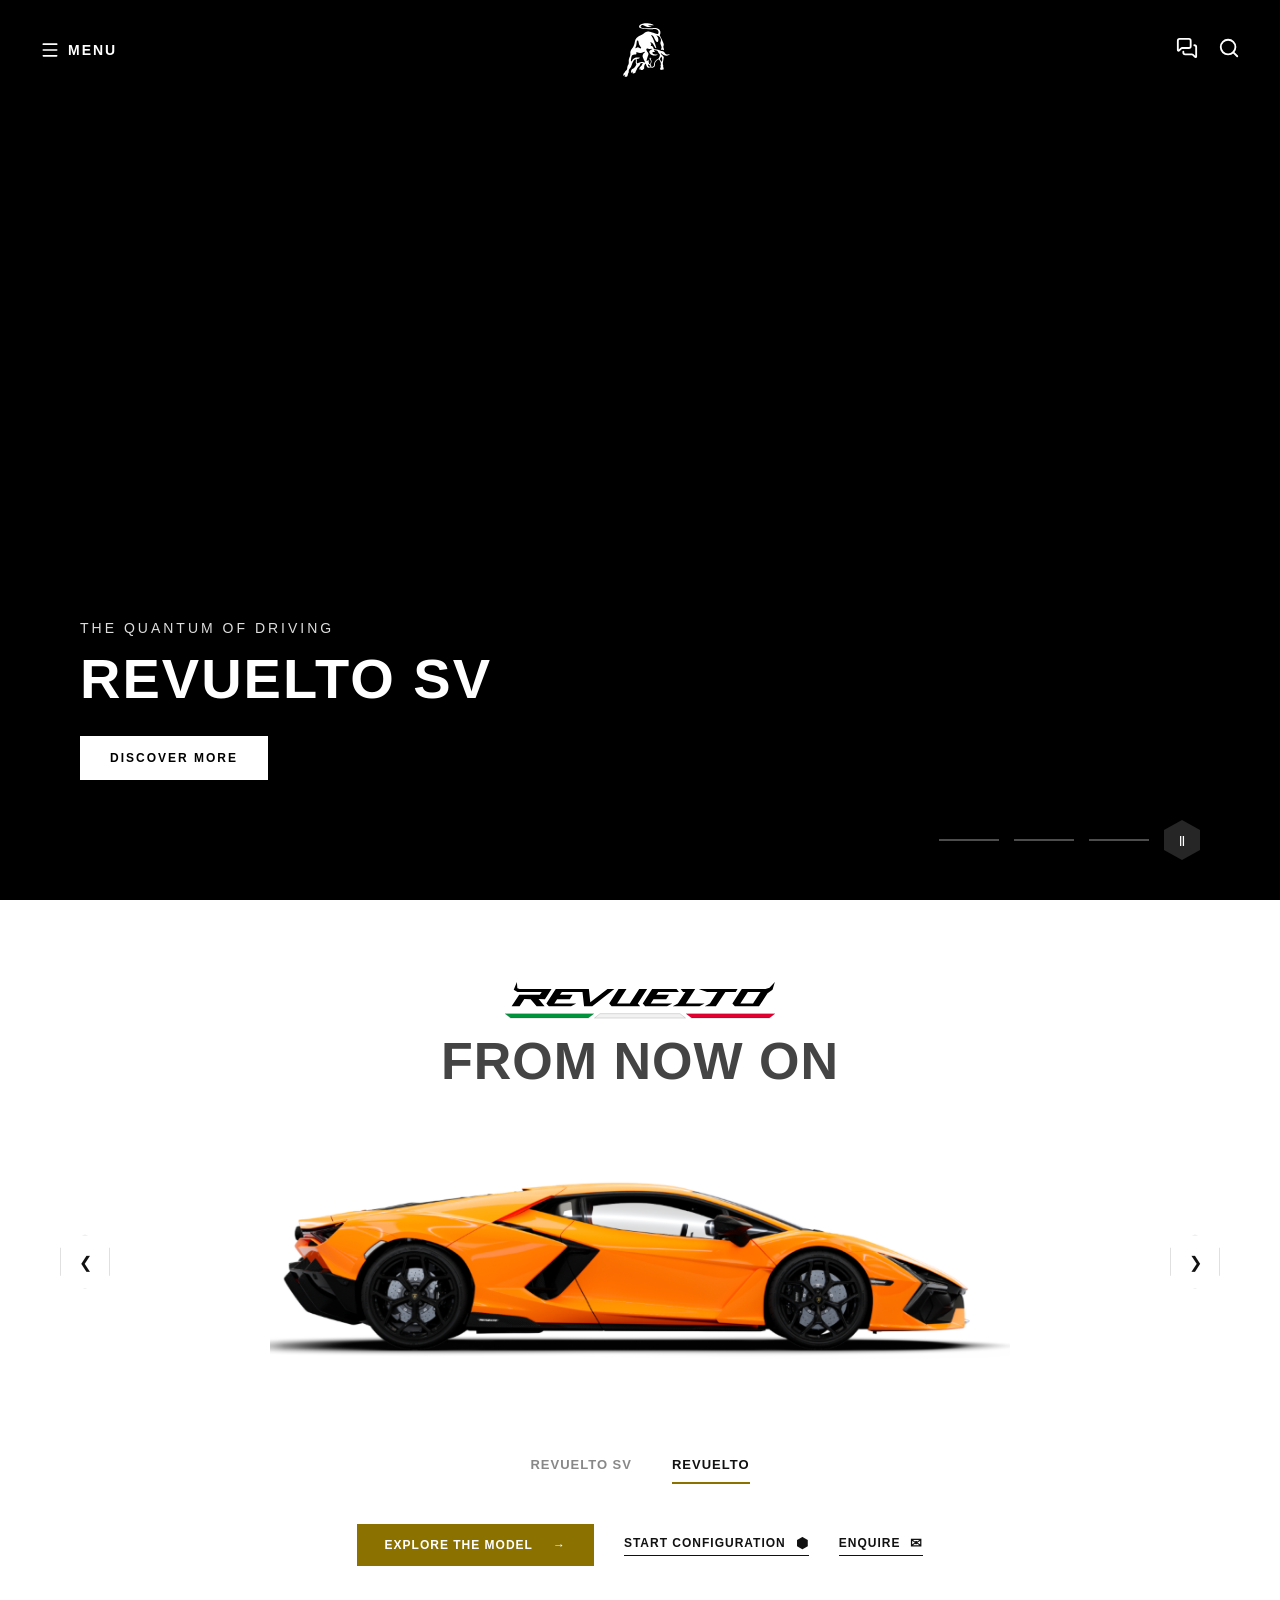
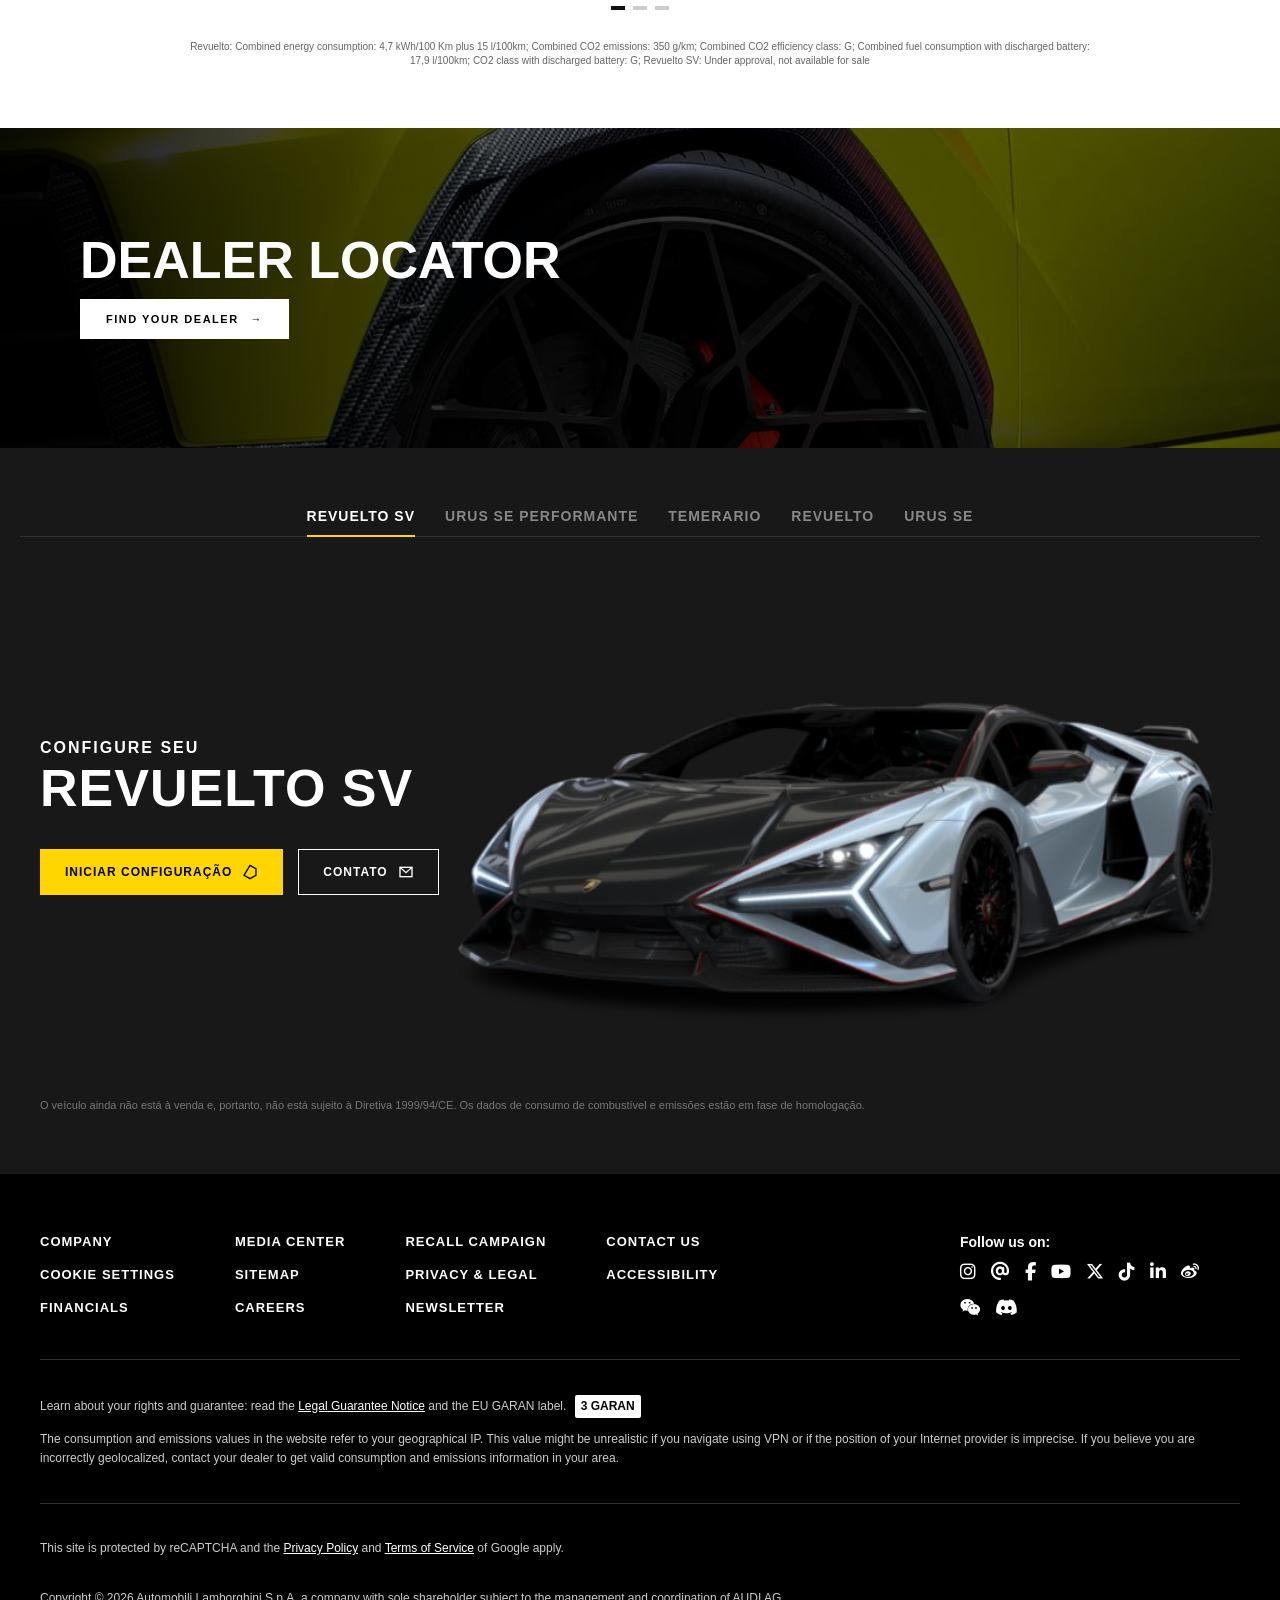
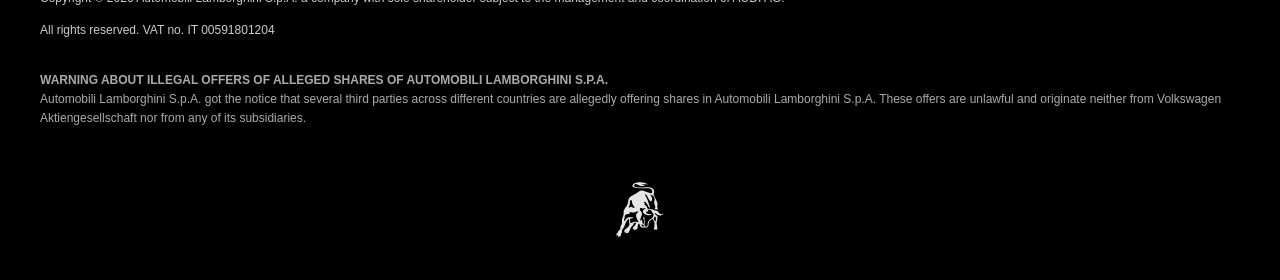
<file: lamborghini/index.html>
<!DOCTYPE html>
<html lang="pt-br">

<head>
    <meta charset="UTF-8">
    <meta name="viewport" content="width=device-width, initial-scale=1.0">
    <title>Lamborghini</title>
    <link rel="stylesheet" href="index.css">
    <link rel="stylesheet" href="https://cdnjs.cloudflare.com/ajax/libs/font-awesome/6.5.2/css/all.min.css">
</head>

<body>

    <!-- =========================================================
         01. CABEÇALHO (HEADER) - Logo, Botão de Menu e Ações
         ========================================================= -->
    <header>
        <!-- Botão para abrir o Menu Overlay -->
        <a href="#menuOverlay" class="menu-btn"
            style="display: flex; align-items: center; gap: 8px; color: white; text-decoration: none;">
            <svg xmlns="http://www.w3.org/2000/svg" width="20" height="20" viewBox="0 0 24 24" fill="none"
                stroke="white" stroke-width="2" stroke-linecap="round" stroke-linejoin="round"
                style="vertical-align: middle;">
                <path d="M4 5h16" />
                <path d="M4 12h16" />
                <path d="M4 19h16" />
            </svg>
            <span>MENU</span>
        </a>

        <!-- Logotipo Oficial da Lamborghini -->
        <a href="index.html" class="logo">
            <img src="imgs/logo_header_01.png.svg" alt="Lamborghini">
        </a>

        <!-- Ícones de Ação (Chat / Lupa de Busca) -->
        <div class="acoes">
            <a href="#chat" class="chat" aria-label="Chat">
                <svg xmlns="http://www.w3.org/2000/svg" width="22" height="22" viewBox="0 0 24 24" fill="none"
                    stroke="#ffffff" stroke-width="2" stroke-linecap="round" stroke-linejoin="round">
                    <path
                        d="M16 10a2 2 0 0 1-2 2H6.828a2 2 0 0 0-1.414.586l-2.202 2.202A.71.71 0 0 1 2 14.286V4a2 2 0 0 1 2-2h10a2 2 0 0 1 2 2z">
                    </path>
                    <path
                        d="M20 9a2 2 0 0 1 2 2v10.286a.71.71 0 0 1-1.212.502l-2.202-2.202A2 2 0 0 0 17.172 19H10a2 2 0 0 1-2-2v-1">
                    </path>
                </svg>
            </a>
            <a href="search.html" class="lupa" aria-label="Buscar">
                <svg xmlns="http://www.w3.org/2000/svg" width="22" height="22" viewBox="0 0 24 24" fill="none"
                    stroke="#ffffff" stroke-width="2" stroke-linecap="round" stroke-linejoin="round">
                    <circle cx="11" cy="11" r="8"></circle>
                    <path d="m21 21-4.3-4.3"></path>
                </svg>
            </a>
        </div>
    </header>


    <!-- =========================================================
         02. MENU COMPLETO (OVERLAY) - Abre ao clicar em "MENU"
         ========================================================= -->
    <div class="menu-overlay" id="menuOverlay">
        <div class="menu-header">
            <a href="#" class="close-btn" id="closeBtn">✕ MENU</a>
        </div>
        <div class="menu-content">
            <!-- Coluna 1 do Menu -->
            <div class="menu-column">
                <a href="#" class="main-link">MODELS <span></span></a>
                <a href="#" class="main-link">BEYOND <span></span></a>
                <a href="#" class="main-link">MUSEUM <span></span></a>
                <hr>
                <a href="#" class="sub-link">Design</a>
                <a href="#" class="sub-link">Financial services</a>
                <a href="#" class="sub-link">Lounge</a>
            </div>
            <!-- Coluna 2 do Menu -->
            <div class="menu-column">
                <a href="#" class="main-link">OWNERSHIP <span></span></a>
                <a href="#" class="main-link">COMPANY <span></span></a>
                <a href="#" class="main-link">STORE <span></span></a>
                <hr>
                <a href="#" class="sub-link">Sustainability</a>
                <a href="#" class="sub-link">Warranty extension</a>
                <a href="#" class="sub-link">Club</a>
            </div>
            <!-- Coluna 3 do Menu -->
            <div class="menu-column">
                <a href="#" class="main-link">DEALERSHIPS <span></span></a>
                <a href="#" class="main-link">MOTORSPORT <span></span></a>
                <a href="#" class="main-link">NEWS <span></span></a>
                <hr>
                <a href="#" class="sub-link">History</a>
                <a href="#" class="sub-link">Driving Programs</a>
                <a href="#" class="sub-link">Podcast</a>
            </div>
        </div>
    </div>


    <main>
        <!-- =========================================================
             03. 1ª PARTE: HERO BANNER (Carrossel Inicial com Vídeo/Imagens)
             ========================================================= -->
        <section class="carrosel">
            <!-- Checkbox para controle de pausa -->
            <input type="checkbox" id="pause-control">

            <!-- Slide 1: Revuelto SV (Adicionado style="z-index: 10;") -->
            <div class="slide slide1" style="z-index: 10;">
                <video autoplay muted loop class="media-bg">
                    <source src="imgs/revuelto_sv.mp4" type="video/mp4">
                </video>
                <div class="slide-content">
                    <p>THE QUANTUM OF DRIVING</p>
                    <h1>REVUELTO SV</h1>
                    <a href="revuelto-sv/revuelto-sv.html" class="btn-discover">DISCOVER MORE</a>
                </div>
            </div>

            <!-- Slide 2: Miura SV (Adicionado style="z-index: 5;") -->
            <div class="slide slide2" style="z-index: 5;">
                <img src="imgs/miura.jpg" class="media-bg" alt="Miura SV">
                <div class="slide-content">
                    <p>WITH THE ASTRONAUT PAOLO NESPOLI</p>
                    <h1>MIURA SV</h1>
                    <a href="miura-sv/miura-sv.html" class="btn-discover">DISCOVER MORE</a>
                </div>
            </div>

            <!-- Slide 3: Urus SE (Adicionado style="z-index: 1;") -->
            <div class="slide slide3" style="z-index: 1;">
                <img src="imgs/urus (1).jpg" class="media-bg" alt="Urus SE">
                <div class="slide-content">
                    <p>THE SUV'S MAXIMUM EXPRESSION</p>
                    <h1>URUS SE PERFORMANTE</h1>
                    <a href="urus-se/urus-se.html" class="btn-discover">DISCOVER MORE</a>
                </div>
            </div>

            <!-- Indicadores do carrossel -->
            <div class="carrosel-indicadores">
                <div class="indicador">
                    <div class="progresso"></div>
                </div>
                <div class="indicador">
                    <div class="progresso"></div>
                </div>
                <div class="indicador">
                    <div class="progresso"></div>
                </div>
                <label for="pause-control" class="botao-pause"></label>
            </div>
        </section>


        <!-- =========================================================
             04. 2ª PARTE: CARROSSEL DE MODELOS (Fundo Branco com Abas)
             ========================================================= -->
        <section class="container">
            <div class="carousel-container">

                <button class="arrow arrow-left" id="prevBtn" onclick="prevSlide()">&#10094;</button>

                <!-- SLIDE MODELO 1: REVUELTO -->
                <article class="slide active">
                    <div class="badge-container">
                        <img src="imgs/revuelto_letra.svg" alt="Revuelto Logo" class="badge-img">
                    </div>
                    <h2 id="slogan-revuelto" class="model-slogan">FROM NOW ON</h2>

                    <div class="car-image-container">
                        <img id="car-img-revuelto" src="imgs/revuelto.png" alt="Lamborghini Revuelto" class="car-image">
                    </div>

                    <div class="model-tabs">
                        <button class="tab-btn"
                            onclick="switchTab(this, 'car-img-revuelto', 'imgs/Revuelto_sv.png', 'slogan-revuelto', 'THE QUANTUM OF DRIVING')">REVUELTO
                            SV</button>
                        <button class="tab-btn active"
                            onclick="switchTab(this, 'car-img-revuelto', 'imgs/revuelto.png', 'slogan-revuelto', 'FROM NOW ON')">REVUELTO</button>
                    </div>

                    <div class="action-bar">
                        <a href="revuelto-sv/revuelto-sv.html" class="btn-primary">EXPLORE THE MODEL
                            <span>&rarr;</span></a>
                        <a href="#" class="action-link"><span>START CONFIGURATION</span> <span
                                class="icon-box">&#11042;</span></a>
                        <a href="#" class="action-link"><span>ENQUIRE</span> <span class="icon-box">&#9993;</span></a>
                    </div>
                </article>

                <!-- SLIDE MODELO 2: URUS -->
                <article class="slide">
                    <div class="badge-container">
                        <img src="imgs/urus_center_light.svg" alt="Urus Logo" class="badge-img">
                    </div>
                    <h2 id="slogan-urus" class="model-slogan">URUS AT ITS PEAK</h2>

                    <div class="car-image-container">
                        <img id="car-img-urus" src="imgs/urus_carro.png" alt="Lamborghini Urus" class="car-image">
                    </div>

                    <div class="model-tabs">
                        <button class="tab-btn active"
                            onclick="switchTab(this, 'car-img-urus', 'imgs/urus_carro.png', 'slogan-urus', 'URUS AT ITS PEAK')">URUS
                            PERFORMANTE</button>
                        <button class="tab-btn"
                            onclick="switchTab(this, 'car-img-urus', 'imgs/urus_se.png', 'slogan-urus', 'DARE TO LIVE MORE')">URUS
                            SE</button>
                    </div>

                    <div class="action-bar">
                        <a href="urus-se/urus-se.html" class="btn-primary">EXPLORE THE MODELS <span>&rarr;</span></a>
                        <a href="#" class="action-link"><span>START CONFIGURATION</span> <span
                                class="icon-box">&#11042;</span></a>
                        <a href="#" class="action-link"><span>ENQUIRE</span> <span class="icon-box">&#9993;</span></a>
                    </div>
                </article>

                <!-- SLIDE MODELO 3: TEMERARIO -->
                <article class="slide">
                    <div class="badge-container">
                        <img src="imgs/temario_letra.png" alt="Temerario Logo" class="badge-img">
                    </div>
                    <h2 class="model-slogan">YOU CAN'T HIDE WHO YOU ARE</h2>

                    <div class="car-image-container">
                        <img id="car-img-temerario" src="imgs/temario.png" alt="Lamborghini Temerario"
                            class="car-image">
                    </div>

                    <div class="action-bar">
                        <a href="#" class="btn-primary">EXPLORE THE MODEL <span>&rarr;</span></a>
                        <a href="#" class="action-link"><span>START CONFIGURATION</span> <span
                                class="icon-box">&#11042;</span></a>
                        <a href="#" class="action-link"><span>ENQUIRE</span> <span class="icon-box">&#9993;</span></a>
                    </div>
                </article>

                <button class="arrow arrow-right" id="nextBtn" onclick="nextSlide()">&#10095;</button>

            </div>

            <!-- Pontos de navegação abaixo do carrossel -->
            <div class="dots">
                <span class="dot active" onclick="setSlide(0)"></span>
                <span class="dot" onclick="setSlide(1)"></span>
                <span class="dot" onclick="setSlide(2)"></span>
            </div>

            <!-- Texto Legal / Disclaimer de consumo e emissões -->
            <p class="disclaimer-text">
                Revuelto: Combined energy consumption: 4,7 kWh/100 Km plus 15 l/100km; Combined CO2 emissions: 350 g/km;
                Combined CO2 efficiency class: G; Combined fuel consumption with discharged battery: 17,9 l/100km; CO2
                class with discharged battery: G; Revuelto SV: Under approval, not available for sale
            </p>
        </section>


        <!-- =========================================================
             05. 3ª PARTE: DEALER LOCATOR (Localizador de Concessionárias)
             ========================================================= -->
        <section class="dealer-section">
            <img src="imgs/urus-se.2.webp" alt="Dealer Locator" class="dealer-section-bg">

            <div class="dealer-section-content">
                <h2>DEALER LOCATOR</h2>
                <a href="dealer-locator.html" class="btn-primary">
                    FIND YOUR DEALER <span>&rarr;</span>
                </a>
            </div>
        </section>


        <!-- =========================================================
             06. 4ª PARTE: CONFIGURADOR DE CARROS (Abas de Customização)
             ========================================================= -->
        <section class="configurador">

            <input type="radio" name="carro" id="aba1" checked>
            <input type="radio" name="carro" id="aba2">
            <input type="radio" name="carro" id="aba3">
            <input type="radio" name="carro" id="aba4">
            <input type="radio" name="carro" id="aba5">

            <nav class="abas">
                <label for="aba1">REVUELTO SV</label>
                <label for="aba2">URUS SE PERFORMANTE</label>
                <label for="aba3">TEMERARIO</label>
                <label for="aba4">REVUELTO</label>
                <label for="aba5">URUS SE</label>
            </nav>

            <div class="paineis">

                <!-- Carro 1: Revuelto SV -->
                <div class="painel painel1">
                    <div class="painel-conteudo">
                        <div class="painel-texto">
                            <h2 class="subtitulo">CONFIGURE SEU</h2>
                            <h1 class="titulo">REVUELTO SV</h1>
                            <div class="botoes">
                                <a href="configurador/configurator.html" class="botao botao-amarelo">
                                    INICIAR CONFIGURAÇÃO
                                    <svg class="icone-botao" viewBox="0 0 24 24" width="16" height="16">
                                        <path d="M12 2 L21 7 V17 L12 22 L3 17 Z" fill="none" stroke="currentColor"
                                            stroke-width="2" />
                                    </svg>
                                </a>
                                <a href="#" class="botao botao-contorno">
                                    CONTATO
                                    <svg class="icone-botao" viewBox="0 0 24 24" width="16" height="16">
                                        <rect x="3" y="5" width="18" height="14" fill="none" stroke="currentColor"
                                            stroke-width="2" />
                                        <path d="M3 5 L12 13 L21 5" fill="none" stroke="currentColor"
                                            stroke-width="2" />
                                    </svg>
                                </a>
                            </div>
                        </div>
                        <img class="painel-carro" src="imgs/revuelto-sv.png" alt="Revuelto SV">
                    </div>
                    <p class="aviso">O veículo ainda não está à venda e, portanto, não está sujeito à Diretiva
                        1999/94/CE. Os dados de consumo de combustível e emissões estão em fase de homologação.</p>
                </div>

                <!-- Carro 2: Urus SE Performante -->
                <div class="painel painel2">
                    <div class="painel-conteudo">
                        <div class="painel-texto">
                            <h2 class="subtitulo">CONFIGURE SEU</h2>
                            <h1 class="titulo">URUS SE PERFORMANTE</h1>
                            <div class="botoes">
                                <a href="configurator.html" class="botao botao-amarelo">
                                    INICIAR CONFIGURAÇÃO
                                    <svg class="icone-botao" viewBox="0 0 24 24" width="16" height="16">
                                        <path d="M12 2 L21 7 V17 L12 22 L3 17 Z" fill="none" stroke="currentColor"
                                            stroke-width="2" />
                                    </svg>
                                </a>
                                <a href="#" class="botao botao-contorno">
                                    CONTATO
                                    <svg class="icone-botao" viewBox="0 0 24 24" width="16" height="16">
                                        <rect x="3" y="5" width="18" height="14" fill="none" stroke="currentColor"
                                            stroke-width="2" />
                                        <path d="M3 5 L12 13 L21 5" fill="none" stroke="currentColor"
                                            stroke-width="2" />
                                    </svg>
                                </a>
                            </div>
                        </div>
                        <img class="painel-carro" src="imgs/urus-se-performante.png" alt="Urus SE Performante">
                    </div>
                    <p class="aviso">O veículo ainda não está à venda e, portanto, não está sujeito à Diretiva
                        1999/94/CE.</p>
                </div>

                <!-- Carro 3: Temerario -->
                <div class="painel painel3">
                    <div class="painel-conteudo">
                        <div class="painel-texto">
                            <h2 class="subtitulo">CONFIGURE SEU</h2>
                            <h1 class="titulo">TEMERARIO</h1>
                            <div class="botoes">
                                <a href="configurator.html" class="botao botao-amarelo">
                                    INICIAR CONFIGURAÇÃO
                                    <svg class="icone-botao" viewBox="0 0 24 24" width="16" height="16">
                                        <path d="M12 2 L21 7 V17 L12 22 L3 17 Z" fill="none" stroke="currentColor"
                                            stroke-width="2" />
                                    </svg>
                                </a>
                                <a href="#" class="botao botao-contorno">
                                    CONTATO
                                    <svg class="icone-botao" viewBox="0 0 24 24" width="16" height="16">
                                        <rect x="3" y="5" width="18" height="14" fill="none" stroke="currentColor"
                                            stroke-width="2" />
                                        <path d="M3 5 L12 13 L21 5" fill="none" stroke="currentColor"
                                            stroke-width="2" />
                                    </svg>
                                </a>
                            </div>
                        </div>
                        <img class="painel-carro" src="imgs/temerario.png" alt="Temerario">
                    </div>
                    <p class="aviso">O veículo ainda não está à venda e, portanto, não está sujeito à Diretiva
                        1999/94/CE. Os dados de consumo e emissões estão em fase de homologação.</p>
                </div>

                <!-- Carro 4: Revuelto -->
                <div class="painel painel4">
                    <div class="painel-conteudo">
                        <div class="painel-texto">
                            <h2 class="subtitulo">CONFIGURE SEU</h2>
                            <h1 class="titulo">REVUELTO</h1>
                            <div class="botoes">
                                <a href="configurator.html" class="botao botao-amarelo">
                                    INICIAR CONFIGURAÇÃO
                                    <svg class="icone-botao" viewBox="0 0 24 24" width="16" height="16">
                                        <path d="M12 2 L21 7 V17 L12 22 L3 17 Z" fill="none" stroke="currentColor"
                                            stroke-width="2" />
                                    </svg>
                                </a>
                                <a href="#" class="botao botao-contorno">
                                    CONTATO
                                    <svg class="icone-botao" viewBox="0 0 24 24" width="16" height="16">
                                        <rect x="3" y="5" width="18" height="14" fill="none" stroke="currentColor"
                                            stroke-width="2" />
                                        <path d="M3 5 L12 13 L21 5" fill="none" stroke="currentColor"
                                            stroke-width="2" />
                                    </svg>
                                </a>
                            </div>
                        </div>
                        <img class="painel-carro" src="imgs/model_chooser_revuelto.webp" alt="Revuelto">
                    </div>
                    <p class="aviso">Consumo combinado: 11,8 l/100km; Emissões de CO2 combinadas: 276 g/km; Classe de
                        eficiência CO2: G.</p>
                </div>

                <!-- Carro 5: Urus SE -->
                <div class="painel painel5">
                    <div class="painel-conteudo">
                        <div class="painel-texto">
                            <h2 class="subtitulo">CONFIGURE SEU</h2>
                            <h1 class="titulo">URUS SE</h1>
                            <div class="botoes">
                                <a href="configurator.html" class="botao botao-amarelo">
                                    INICIAR CONFIGURAÇÃO
                                    <svg class="icone-botao" viewBox="0 0 24 24" width="16" height="16">
                                        <path d="M12 2 L21 7 V17 L12 22 L3 17 Z" fill="none" stroke="currentColor"
                                            stroke-width="2" />
                                    </svg>
                                </a>
                                <a href="#" class="botao botao-contorno">
                                    CONTATO
                                    <svg class="icone-botao" viewBox="0 0 24 24" width="16" height="16">
                                        <rect x="3" y="5" width="18" height="14" fill="none" stroke="currentColor"
                                            stroke-width="2" />
                                        <path d="M3 5 L12 13 L21 5" fill="none" stroke="currentColor"
                                            stroke-width="2" />
                                    </svg>
                                </a>
                            </div>
                        </div>
                        <img class="painel-carro" src="imgs/urus-se.png" alt="Urus SE">
                    </div>
                    <p class="aviso">Consumo de energia combinado: 5,1 kWh/100 Km mais 2,08 l/100km; Emissões de CO2
                        combinadas: 51 g/km.</p>
                </div>

            </div>
        </section>
    </main>


    <!-- =========================================================
         07. JANELA DE CHAT FLUTUANTE (ASK ME)
         ========================================================= -->
    <div class="chat-overlay" id="chat">
        <div class="chat-container">
            <div class="chat-header">
                <h2>ASK ME</h2>
                <a href="#" class="chat-close" aria-label="Fechar Chat">✕</a>
            </div>

            <div class="chat-body">
                <div class="chat-msg bot-welcome">
                    <p>Welcome to the Lamborghini world! I'm your Virtual Assistant, ready to guide you on a journey of
                        excellence and innovation. How can I assist you today? Feel Free to ask a question or select
                        from topics below.</p>
                    <a href="#" class="info-notice">▸ INFORMATION NOTICE</a>
                </div>

                <div class="chat-msg bot-sub">
                    <p>You can ask me a question or choose from the proposed topics.</p>
                </div>

                <!-- Botões de tópicos no chat -->
                <div class="chat-topics">
                    <button type="button" class="topic-btn">Models</button>
                    <button type="button" class="topic-btn">Exclusive experiences</button>
                    <button type="button" class="topic-btn">Customization and services</button>
                    <button type="button" class="topic-btn">Discover Lamborghini</button>
                    <button type="button" class="topic-btn">Store</button>
                    <button type="button" class="topic-btn">Contacts and support</button>
                </div>
            </div>

            <div class="chat-footer">
                <input type="text" placeholder="Ask your question here">
                <button type="button" class="chat-send" aria-label="Enviar">
                    <svg xmlns="http://www.w3.org/2000/svg" width="20" height="20" viewBox="0 0 24 24"
                        fill="currentColor">
                        <path d="M2.01 21L23 12 2.01 3 2 10l15 2-15 2z" />
                    </svg>
                </button>
            </div>
        </div>
    </div>

    <!-- RODAPÉ / FOOTER -->
    <footer class="rodape">
        <div class="rodape-container">

            <!-- Seção Superior: Links e Redes Sociais -->
            <div class="rodape-links">
                <div class="colunas-links">
                    <div class="coluna">
                        <a href="#">COMPANY</a>
                        <a href="#">COOKIE SETTINGS</a>
                        <a href="#">FINANCIALS</a>
                    </div>
                    <div class="coluna">
                        <a href="#">MEDIA CENTER</a>
                        <a href="#">SITEMAP</a>
                        <a href="#">CAREERS</a>
                    </div>
                    <div class="coluna">
                        <a href="#">RECALL CAMPAIGN</a>
                        <a href="#">PRIVACY & LEGAL</a>
                        <a href="#">NEWSLETTER</a>
                    </div>
                    <div class="coluna">
                        <a href="#">CONTACT US</a>
                        <a href="#">ACCESSIBILITY</a>
                    </div>
                </div>

                <div class="redes-sociais">
                    <p>Follow us on:</p>
                    <div class="icones-redes">
                        <a href="#" aria-label="Instagram"><i class="fab fa-instagram"></i></a>
                        <a href="#" aria-label="Threads"><i class="fas fa-at"></i></a>
                        <a href="#" aria-label="Facebook"><i class="fab fa-facebook-f"></i></a>
                        <a href="#" aria-label="YouTube"><i class="fab fa-youtube"></i></a>
                        <a href="#" aria-label="X"><i class="fab fa-x-twitter"></i></a>
                        <a href="#" aria-label="TikTok"><i class="fab fa-tiktok"></i></a>
                        <a href="#" aria-label="LinkedIn"><i class="fab fa-linkedin-in"></i></a>
                        <a href="#" aria-label="Weibo"><i class="fab fa-weibo"></i></a>
                        <a href="#" aria-label="Youku"><i class="fab fa-youku"></i></a>
                        <a href="#" aria-label="WeChat"><i class="fab fa-weixin"></i></a>
                        <a href="#" aria-label="Discord"><i class="fab fa-discord"></i></a>
                    </div>
                </div>
            </div>

            <hr class="linha-divisoria">

            <!-- Seção Intermediária: Avisos Legais e Emissões -->
            <div class="rodape-avisos">
                <p>Learn about your rights and guarantee: read the <a href="#">Legal Guarantee Notice</a> and the EU
                    GARAN label. <span class="selo-garantia">3 GARAN</span></p>
                <p>The consumption and emissions values in the website refer to your geographical IP. This value might
                    be unrealistic if you navigate using VPN or if the position of your Internet provider is imprecise.
                    If you believe you are incorrectly geolocalized, contact your dealer to get valid consumption and
                    emissions information in your area.</p>
            </div>

            <hr class="linha-divisoria">

            <!-- Seção Inferior: Copyright e Termos -->
            <div class="rodape-copyright">
                <p>This site is protected by reCAPTCHA and the <a href="#">Privacy Policy</a> and <a href="#">Terms of
                        Service</a> of Google apply.</p>
                <br>
                <p>Copyright © 2026 Automobili Lamborghini S.p.A. a company with sole shareholder subject to the
                    management and coordination of AUDI AG.</p>
                <p>All rights reserved. VAT no. IT 00591801204</p>
                <br>
                <p class="alerta-fraude"><strong>WARNING ABOUT ILLEGAL OFFERS OF ALLEGED SHARES OF AUTOMOBILI
                        LAMBORGHINI S.P.A.</strong><br>
                    Automobili Lamborghini S.p.A. got the notice that several third parties across different countries
                    are allegedly offering shares in Automobili Lamborghini S.p.A. These offers are unlawful and
                    originate neither from Volkswagen Aktiengesellschaft nor from any of its subsidiaries.</p>
            </div>

            <!-- Logótipo do Escudo no Fundo -->
            <div class="rodape-logo">
                <img src="imgs/logo_header_01.png.svg" alt="Lamborghini Logo">
            </div>

        </div>
    </footer>

    <!-- Script principal de JavaScript -->
    <script src="script.js"></script>
</body>

</html>
</file>
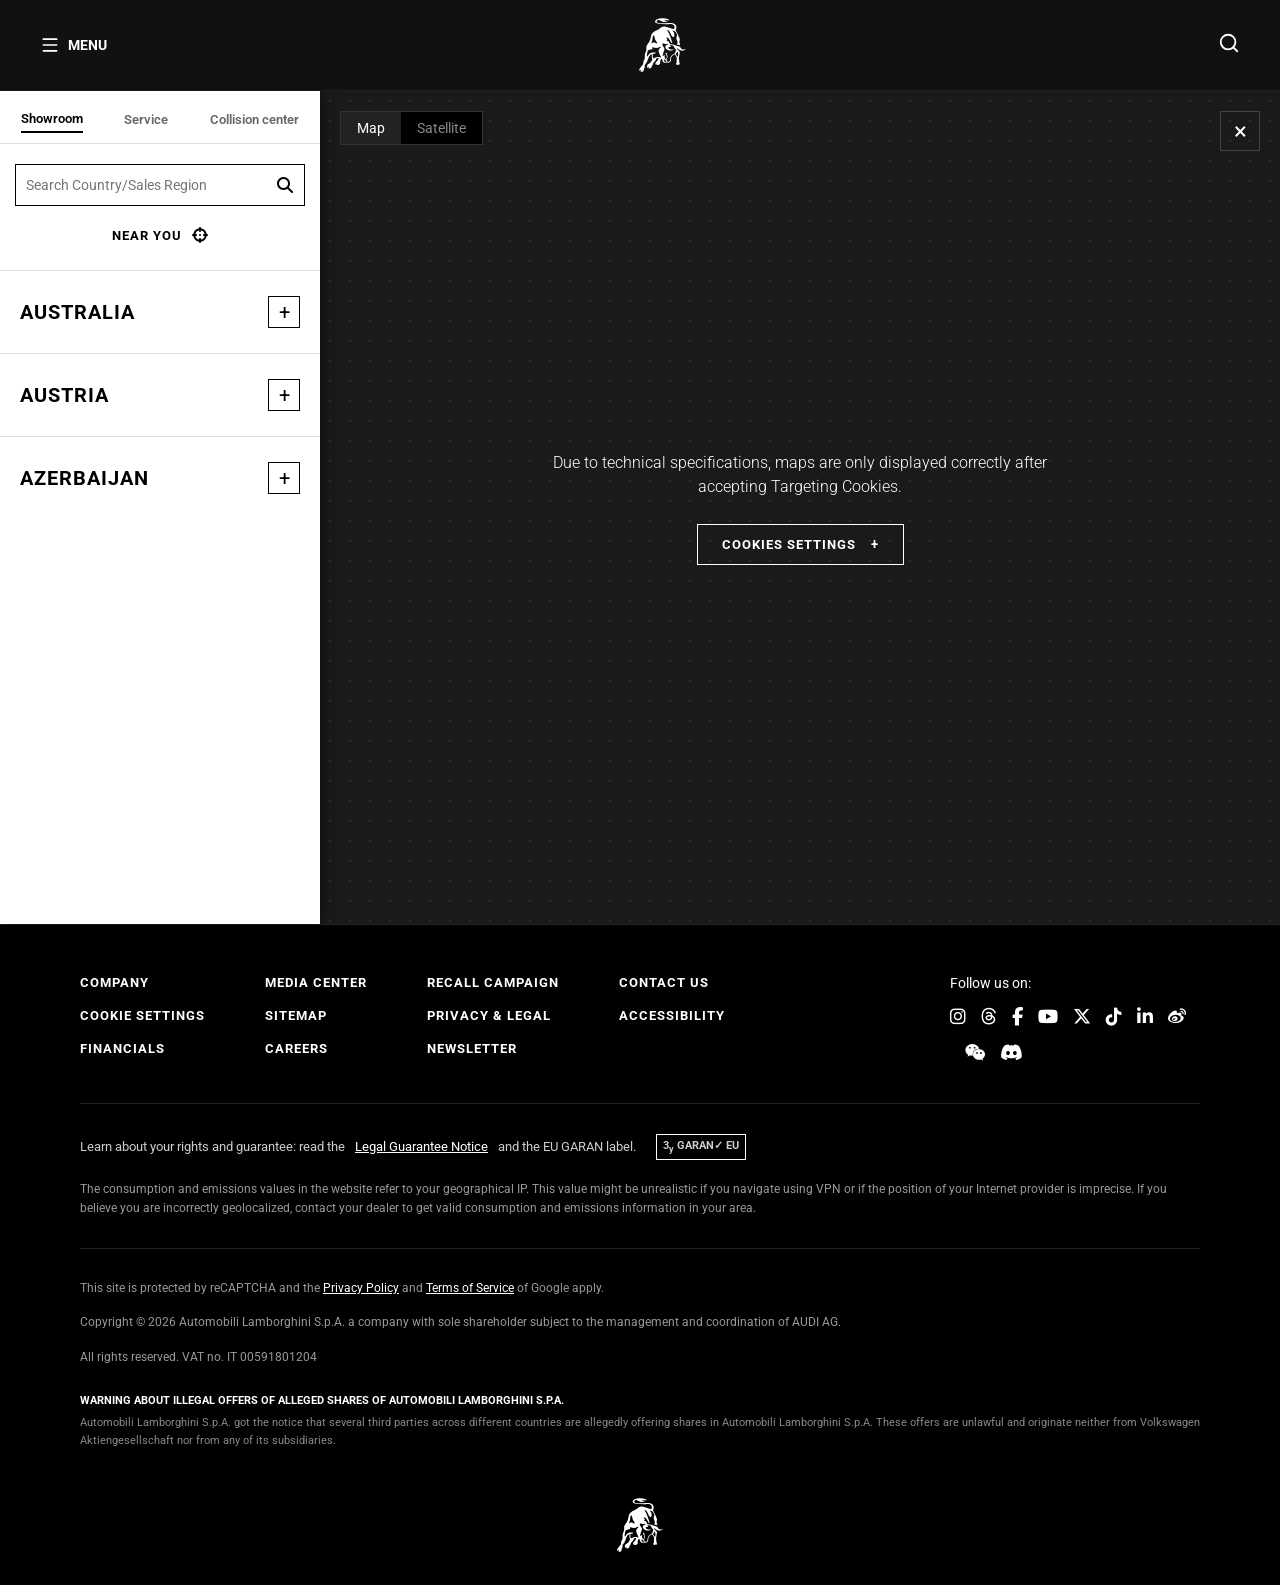
<file: lamborghini/dealer-locator.html>
<!DOCTYPE html>
<html lang="pt-BR">
<head>
  <meta charset="UTF-8">
  <meta name="viewport" content="width=device-width, initial-scale=1.0">
  <title>Lamborghini - Dealer Locator</title>
  
  <!-- Fontes Google: preconnect acelera a conexão com os servidores do Google Fonts -->
  <link rel="preconnect" href="https://fonts.googleapis.com">
  <link rel="preconnect" href="https://fonts.gstatic.com" crossorigin>
  <link href="https://fonts.googleapis.com/css2?family=Roboto:wght@300;400;600;700&display=swap" rel="stylesheet">
  
  <!-- Font Awesome: biblioteca de ícones usada nos ícones sociais e de busca -->
  <link rel="stylesheet" href="https://cdnjs.cloudflare.com/ajax/libs/font-awesome/6.4.0/css/all.min.css">
  
  <!-- Estilos próprios da página -->
  <link rel="stylesheet" href="dealer-locator.css">
</head>
<body>

  <!-- ===================== CABEÇALHO SUPERIOR ===================== -->
  <header class="header-topo">
    <!-- Botão MENU: ao clicar, leva para a âncora "#menuOverlay" (o menu overlay logo abaixo) -->
    <!-- Ícone SVG de "hambúrguer" desenhado com 3 linhas (path) -->
    <a href="#menuOverlay" class="menu-btn" style="display: flex; align-items: center; gap: 8px; color: white; text-decoration: none;">
      <svg xmlns="http://www.w3.org/2000/svg" width="20" height="20" viewBox="0 0 24 24" fill="none"
          stroke="white" stroke-width="2" stroke-linecap="round" stroke-linejoin="round"
          style="vertical-align: middle;">
          <path d="M4 5h16" />
          <path d="M4 12h16" />
          <path d="M4 19h16" />
      </svg>
      <span>MENU</span>
    </a>

    <!-- Logo oficial da Lamborghini, também é um link para a página inicial -->
    <a href="index.html" class="header-logo" aria-label="Página Inicial">
      <img src="imgs/logo_header_01.png.svg" alt="Lamborghini Logo" class="logo-img">
    </a>

    <!-- Ícone de lupa: link direto para a página de busca (search.html) -->
    <a href="search.html" class="lupa" aria-label="Buscar">
                <svg xmlns="http://www.w3.org/2000/svg" width="22" height="22" viewBox="0 0 24 24" fill="none"
                    stroke="#ffffff" stroke-width="2" stroke-linecap="round" stroke-linejoin="round">
                    <circle cx="11" cy="11" r="8"></circle>
                    <path d="m21 21-4.3-4.3"></path>
                </svg>
            </a>
  </header>

  <!-- ===================== MENU OVERLAY ===================== -->
  <!-- Fica escondido por padrão via CSS e aparece quando a URL aponta para "#menuOverlay" -->
  <div class="menu-overlay" id="menuOverlay">
    <!-- Cabeçalho do overlay com botão de fechar -->
    <div class="menu-header">
      <a href="#" class="close-btn" id="closeBtn">✕ MENU</a>
    </div>
    <div class="menu-content">
      <!-- Coluna 1 do Menu: Models, Beyond, Museum + subitens -->
      <div class="menu-column">
        <a href="#" class="main-link">MODELS <span></span></a>
        <a href="#" class="main-link">BEYOND <span></span></a>
        <a href="#" class="main-link">MUSEUM <span></span></a>
        <hr>
        <a href="#" class="sub-link">Design</a>
        <a href="#" class="sub-link">Financial services</a>
        <a href="#" class="sub-link">Lounge</a>
      </div>
      <!-- Coluna 2 do Menu: Ownership, Company, Store + subitens -->
      <div class="menu-column">
        <a href="#" class="main-link">OWNERSHIP <span></span></a>
        <a href="#" class="main-link">COMPANY <span></span></a>
        <a href="#" class="main-link">STORE <span></span></a>
        <hr>
        <a href="#" class="sub-link">Sustainability</a>
        <a href="#" class="sub-link">Warranty extension</a>
        <a href="#" class="sub-link">Club</a>
      </div>
      <!-- Coluna 3 do Menu: Dealerships, Motorsport, News + subitens -->
      <div class="menu-column">
        <a href="#" class="main-link">DEALERSHIPS <span></span></a>
        <a href="#" class="main-link">MOTORSPORT <span></span></a>
        <a href="#" class="main-link">NEWS <span></span></a>
        <hr>
        <a href="#" class="sub-link">History</a>
        <a href="#" class="sub-link">Driving Programs</a>
        <a href="#" class="sub-link">Podcast</a>
      </div>
    </div>
  </div>

  <!-- ===================== SEÇÃO PRINCIPAL (DEALER LOCATOR E MAPA) ===================== -->
  <main class="dealer-locator-container">
    
    <!-- ===================== PAINEL LATERAL ESQUERDO ===================== -->
    <aside class="painel-busca">
      <!-- Abas para alternar entre Showroom, Service e Collision center -->
      <!-- (aqui as abas são só visuais/HTML; a troca de conteúdo dependeria de JS, não incluído neste arquivo) -->
      <nav class="abas-navegacao">
        <button class="aba ativa">Showroom</button>
        <button class="aba">Service</button>
        <button class="aba">Collision center</button>
      </nav>

      <!-- Campo de Pesquisa por país/região. "readonly" impede digitação direta,
           sugerindo que a busca é feita por seleção (ex: abrindo uma lista) -->
      <div class="campo-pesquisa">
        <input type="text" placeholder="Search Country/Sales Region" readonly>
        <i class="fa-solid fa-magnifying-glass icone-busca"></i>
      </div>

      <!-- Botão "NEAR YOU": usaria geolocalização do navegador para encontrar concessionárias próximas -->
      <div class="near-you">
        <span>NEAR YOU</span>
        <button class="btn-target" aria-label="Geolocalização">
          <i class="fa-crosshairs fa-solid"></i>
        </button>
      </div>

      <!-- Lista de países disponíveis, cada um com um botão "+" (provavelmente expande para mostrar cidades/concessionárias) -->
      <div class="lista-paises">
        <div class="pais-item">
          <h2>AUSTRALIA</h2>
          <button class="btn-mais">+</button>
        </div>
        <div class="pais-item">
          <h2>AUSTRIA</h2>
          <button class="btn-mais">+</button>
        </div>
        <div class="pais-item">
          <h2>AZERBAIJAN</h2>
          <button class="btn-mais">+</button>
        </div>
      </div>
    </aside>

    <!-- ===================== ÁREA DO MAPA ===================== -->
    <section class="mapa-container">
      <!-- Botão para fechar/recolher o mapa -->
      <button class="btn-fechar-mapa" aria-label="Fechar">&times;</button>
      
      <!-- Alternância entre visualização de Mapa e Satélite -->
      <div class="mapa-controles-tipo">
        <button class="ativo">Map</button>
        <button>Satellite</button>
      </div>

      <!-- Mensagem central informando que o mapa só funciona corretamente após aceitar cookies de rastreamento -->
      <div class="overlay-cookies">
        <p>Due to technical specifications, maps are only displayed correctly after accepting Targeting Cookies.</p>
        <button class="btn-cookies-settings">
          COOKIES SETTINGS <span>+</span>
        </button>
      </div>
    </section>

  </main>

  <!-- ===================== RODAPÉ COMPLETO ===================== -->
  <footer class="rodape-oficial">
    
    <!-- Parte superior do rodapé: colunas de links + redes sociais -->
    <div class="rodape-topo">
      <div class="rodape-colunas-links">
        <div class="coluna">
          <a href="#">COMPANY</a>
          <a href="#">COOKIE SETTINGS</a>
          <a href="#">FINANCIALS</a>
        </div>
        <div class="coluna">
          <a href="#">MEDIA CENTER</a>
          <a href="#">SITEMAP</a>
          <a href="#">CAREERS</a>
        </div>
        <div class="coluna">
          <a href="#">RECALL CAMPAIGN</a>
          <a href="#">PRIVACY & LEGAL</a>
          <a href="#">NEWSLETTER</a>
        </div>
        <div class="coluna">
          <a href="#">CONTACT US</a>
          <a href="#">ACCESSIBILITY</a>
        </div>
      </div>

      <!-- Bloco de redes sociais com ícones reais do Font Awesome (mais completo que nas outras páginas) -->
      <div class="rodape-redes">
        <span class="redes-titulo">Follow us on:</span>
        <div class="icones-redes">
          <a href="#"><i class="fa-brands fa-instagram"></i></a>
          <a href="#"><i class="fa-brands fa-threads"></i></a>
          <a href="#"><i class="fa-brands fa-facebook-f"></i></a>
          <a href="#"><i class="fa-brands fa-youtube"></i></a>
          <a href="#"><i class="fa-brands fa-x-twitter"></i></a>
          <a href="#"><i class="fa-brands fa-tiktok"></i></a>
          <a href="#"><i class="fa-brands fa-linkedin-in"></i></a>
          <a href="#"><i class="fa-brands fa-weibo"></i></a>
          <a href="#"><i class="fa-brands fa-youku"></i></a>
          <a href="#"><i class="fa-brands fa-weixin"></i></a>
          <a href="#"><i class="fa-brands fa-discord"></i></a>
        </div>
      </div>
    </div>

    <hr class="divisor-rodape">

    <!-- Avisos legais: garantia e informações sobre consumo/emissões baseadas em geolocalização por IP -->
    <div class="rodape-avisos">
      <p class="aviso-garantia">
        Learn about your rights and guarantee: read the <a href="#">Legal Guarantee Notice</a> and the EU GARAN label. 
        <span class="selo-garanti">3<sub>y</sub> GARAN&#10003; EU</span>
      </p>

      <p class="aviso-emissoes">
        The consumption and emissions values in the website refer to your geographical IP. This value might be unrealistic if you navigate using VPN or if the position of your Internet provider is imprecise. If you believe you are incorrectly geolocalized, contact your dealer to get valid consumption and emissions information in your area.
      </p>
    </div>

    <hr class="divisor-rodape">

    <!-- Copyright, aviso do reCAPTCHA/Google e alerta sobre ofertas ilegais de ações da empresa -->
    <div class="rodape-copyright">
      <p>This site is protected by reCAPTCHA and the <a href="#">Privacy Policy</a> and <a href="#">Terms of Service</a> of Google apply.</p>
      
      <p>Copyright &copy; 2026 Automobili Lamborghini S.p.A. a company with sole shareholder subject to the management and coordination of AUDI AG.</p>
      <p>All rights reserved. VAT no. IT 00591801204</p>
      
      <!-- Aviso legal sobre golpes de venda falsa de ações da Lamborghini -->
      <div class="aviso-ilegal">
        <strong>WARNING ABOUT ILLEGAL OFFERS OF ALLEGED SHARES OF AUTOMOBILI LAMBORGHINI S.P.A.</strong>
        <p>Automobili Lamborghini S.p.A. got the notice that several third parties across different countries are allegedly offering shares in Automobili Lamborghini S.p.A. These offers are unlawful and originate neither from Volkswagen Aktiengesellschaft nor from any of its subsidiaries.</p>
      </div>

      <!-- Logo repetida no final do rodapé -->
      <div class="logo-rodape-fim">
        <img src="imgs/logo_header_01.png.svg" alt="Lamborghini Logo" class="logo-img-rodape">
      </div>
    </div>

  </footer>

</body>
</html>
</file>
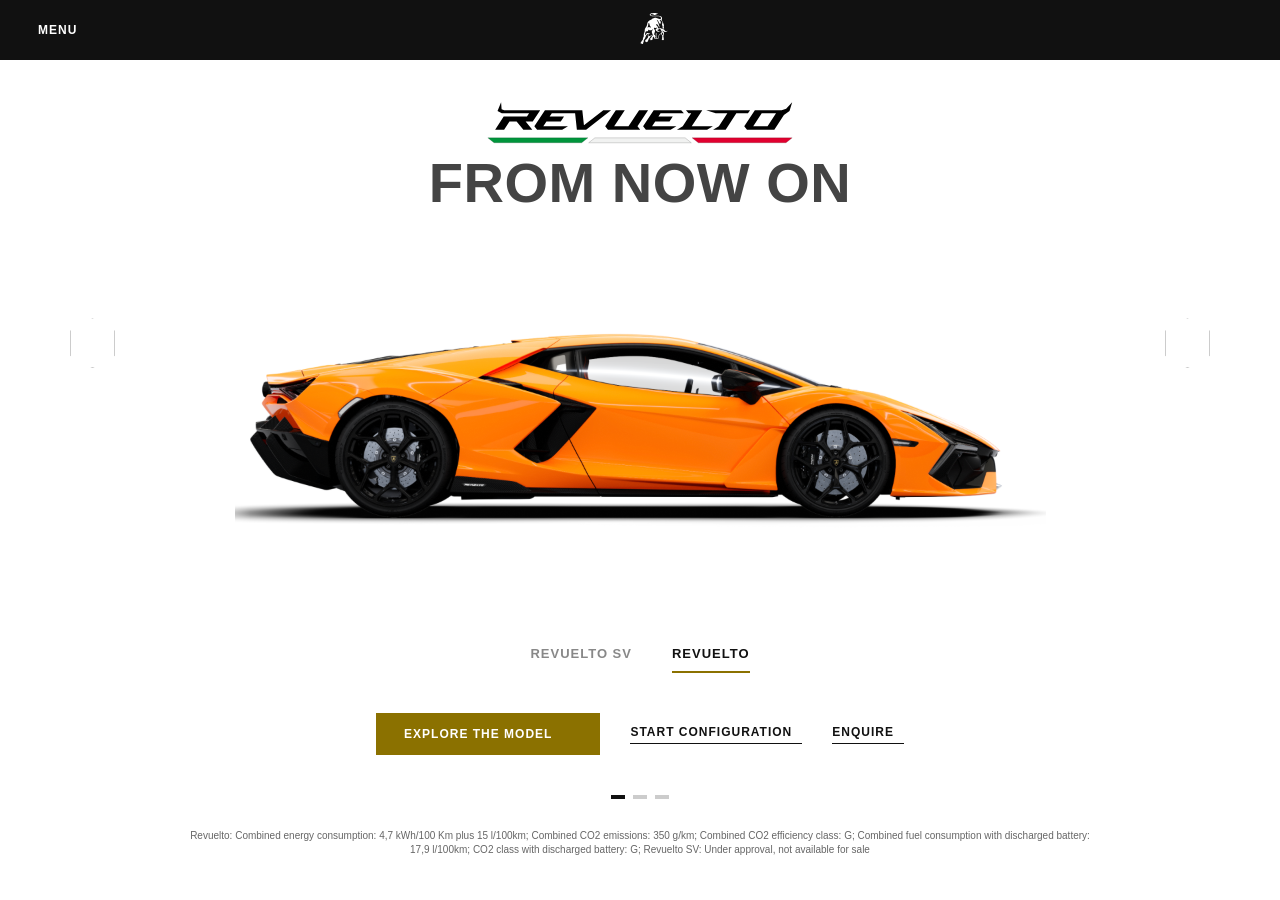
<file: lamborghini/models.html>
<!DOCTYPE html>
<html lang="pt-BR">

<head>
  <meta charset="UTF-8">
  <meta name="viewport" content="width=device-width, initial-scale=1.0">
  <title>Lamborghini Models</title>
  <link rel="stylesheet" href="models.css"> <!-- Importa o arquivo de estilos CSS externo -->
</head>

<body>

  <!-- ===================== TOPO / NAVBAR ===================== -->
  <!-- Barra de navegação fixa no topo da página -->
  <header class="navbar">

    <!-- Botão de menu hambúrguer (geralmente usado para abrir um menu lateral em telas menores) -->
    <button class="menu-btn" aria-label="Menu">
      <span class="hamburger-icon"></span> MENU
    </button>

    <!-- Logo da Lamborghini centralizado na navbar -->
    <div class="logo">
      <img src="imgs/logo_header_01.svg" alt="Lamborghini Logo">
    </div>

    <!-- Ícones do lado direito da navbar: chat e busca -->
    <div class="nav-right">
      <button class="icon-btn" aria-label="Chat"></button>
      <button class="icon-btn" aria-label="Buscar"></button>
    </div>
  </header>

  <!-- ===================== CONTEÚDO PRINCIPAL ===================== -->
  <main class="container">

    <!-- ===================== CARROSSEL DE CARROS ===================== -->
    <!-- Seção que contém os slides dos modelos de carro, com setas de navegação -->
    <section class="carousel-container">

      <!-- Seta para voltar ao slide anterior. Chama a função prevSlide() do script.js -->
      <button class="arrow arrow-left" id="prevBtn" onclick="prevSlide()"></button>

      <!-- ===================== SLIDE 1: REVUELTO ===================== -->
      <!-- Este slide começa ativo (classe "active"), ou seja, é o primeiro exibido -->
      <article class="slide active">

        <!-- Logo/nome do modelo em imagem -->
        <div class="badge-container">
          <img src="imgs/revuelto_letra.svg" alt="Revuelto Logo" class="badge-img">
        </div>

        <!-- Slogan do modelo. O id é usado pelo JS para trocar o texto quando a aba muda -->
        <h2 id="slogan-revuelto" class="model-slogan">FROM NOW ON</h2>

        <!-- Imagem principal do carro. O id é usado pelo JS para trocar a foto ao mudar de aba -->
        <div class="car-image-container">
          <img id="car-img-revuelto" src="imgs/revuelto.png" alt="Lamborghini Revuelto" class="car-image">
        </div>

        <!-- Abas para alternar entre as versões do Revuelto (padrão e SV) -->
        <!-- Cada botão chama switchTab() passando: o próprio botão, o id da imagem do carro,
             o novo caminho da imagem, o id do slogan e o novo texto do slogan -->
        <div class="model-tabs">
          <button class="tab-btn" onclick="switchTab(this, 'car-img-revuelto', 'imgs/Revuelto_sv.png', 'slogan-revuelto', 'THE QUANTUM OF DRIVING')">REVUELTO SV</button>
          <button class="tab-btn active" onclick="switchTab(this, 'car-img-revuelto', 'imgs/revuelto.png', 'slogan-revuelto', 'FROM NOW ON')">REVUELTO</button>
        </div>

        <!-- Barra de ações: link para explorar o modelo, iniciar configuração e fazer contato -->
        <div class="action-bar">
          <a href="revuelto-sv/revuelto-sv.html" class="btn-primary">EXPLORE THE MODEL <span></span></a>
          <a href="#" class="action-link"><span>START CONFIGURATION</span> <span class="icon-box"></span></a>
          <a href="#" class="action-link"><span>ENQUIRE</span> <span class="icon-box"></span></a>
        </div>
      </article>

      <!-- ===================== SLIDE 2: URUS ===================== -->
      <article class="slide">

        <!-- Logo/nome do modelo Urus -->
        <div class="badge-container">
          <img src="imgs/urus_center_light.svg" alt="Urus Logo" class="badge-img">
        </div>

        <!-- Slogan do Urus, também controlado via JS -->
        <h2 id="slogan-urus" class="model-slogan">URUS AT ITS PEAK</h2>

        <!-- Imagem principal do Urus -->
        <div class="car-image-container">
          <img id="car-img-urus" src="imgs/urus_carro.png" alt="Lamborghini Urus" class="car-image">
        </div>

        <!-- Abas para alternar entre as versões Performante e SE do Urus -->
        <div class="model-tabs">
          <button class="tab-btn active" onclick="switchTab(this, 'car-img-urus', 'imgs/urus_carro.png', 'slogan-urus', 'URUS AT ITS PEAK')">URUS PERFORMANTE</button>
          <button class="tab-btn" onclick="switchTab(this, 'car-img-urus', 'imgs/urus_se.png', 'slogan-urus', 'DARE TO LIVE MORE')">URUS SE</button>
        </div>

        <!-- Barra de ações do Urus (mesmo padrão do Revuelto) -->
        <div class="action-bar">
          <a href="urus-se/urus-se.html" class="btn-primary">EXPLORE THE MODELS <span></span></a>
          <a href="#" class="action-link"><span>START CONFIGURATION</span> <span class="icon-box"></span></a>
          <a href="#" class="action-link"><span>ENQUIRE</span> <span class="icon-box"></span></a>
        </div>
      </article>

      <!-- ===================== SLIDE 3: TEMERARIO ===================== -->
      <!-- Este modelo não tem abas de variantes, apenas uma versão -->
      <article class="slide">

        <!-- Logo/nome do modelo Temerario -->
        <div class="badge-container">
          <img src="imgs/temario_letra.png" alt="Temerario Logo" class="badge-img">
        </div>

        <!-- Slogan fixo do Temerario (sem id porque não é trocado via JS, já que não há abas) -->
        <h2 class="model-slogan">YOU CAN'T HIDE WHO YOU ARE</h2>

        <!-- Imagem principal do Temerario -->
        <div class="car-image-container">
          <img id="car-img-temerario" src="imgs/temario.png" alt="Lamborghini Temerario" class="car-image">
        </div>

        <!-- Barra de ações do Temerario -->
        <div class="action-bar">
          <a href="#" class="btn-primary">EXPLORE THE MODEL <span></span></a>
          <a href="#" class="action-link"><span>START CONFIGURATION</span> <span class="icon-box"></span></a>
          <a href="#" class="action-link"><span>ENQUIRE</span> <span class="icon-box"></span></a>
        </div>
      </article>

      <!-- Seta para avançar para o próximo slide. Chama a função nextSlide() do script.js -->
      <button class="arrow arrow-right" id="nextBtn" onclick="nextSlide()"></button>

    </section>

    <!-- ===================== INDICADORES DE PONTOS (DOTS) ===================== -->
    <!-- Bolinhas que indicam qual slide está ativo. Clicar em uma vai direto para aquele slide -->
    <!-- setSlide(0) = Revuelto, setSlide(1) = Urus, setSlide(2) = Temerario -->
    <div class="dots">
      <span class="dot active" onclick="setSlide(0)"></span>
      <span class="dot" onclick="setSlide(1)"></span>
      <span class="dot" onclick="setSlide(2)"></span>
    </div>

    <!-- ===================== TEXTO DE RODAPÉ / DISCLAIMER ===================== -->
    <!-- Texto legal obrigatório com dados técnicos (consumo de energia, emissões de CO2, etc.) -->
    <p class="disclaimer-text">
      Revuelto: Combined energy consumption: 4,7 kWh/100 Km plus 15 l/100km; Combined CO2 emissions: 350 g/km; Combined
      CO2 efficiency class: G; Combined fuel consumption with discharged battery: 17,9 l/100km; CO2 class with
      discharged battery: G; Revuelto SV: Under approval, not available for sale
    </p>

  </main>

  <!-- Importa o arquivo JavaScript responsável pela lógica do carrossel e troca de abas -->
  <script src="script.js"></script>
</body>

</html>
</file>
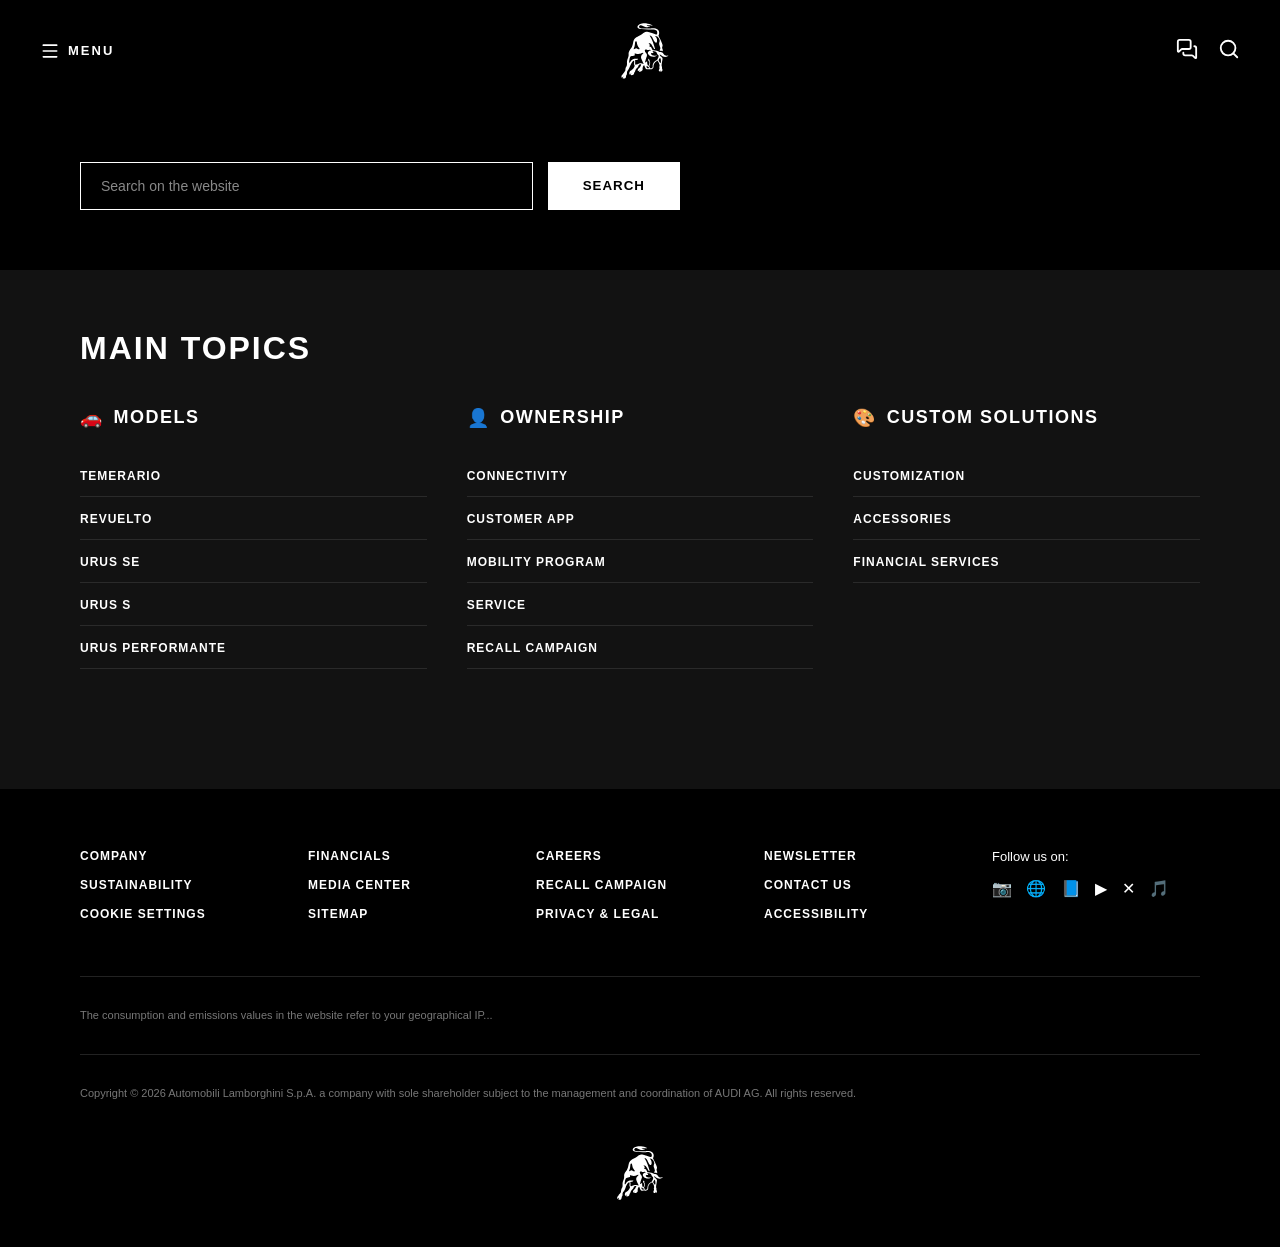
<file: lamborghini/search.html>
<!DOCTYPE html>
<html lang="pt-br">

<head>
    <meta charset="UTF-8">
    <meta name="viewport" content="width=device-width, initial-scale=1.0">
    <title>Search | Lamborghini</title>
    <link rel="stylesheet" href="search.css"> <!-- Arquivo de estilos CSS da página de busca -->
</head>

<body>

    <!-- ===================== HEADER ===================== -->
    <!-- Header fixo estilo Lamborghini -->
    <header>
        <!-- Botão MENU: leva para uma âncora "#menuOverlay" (overlay de menu, não incluído neste arquivo) -->
        <!-- Contém um ícone SVG de "hambúrguer" (3 linhas) montado manualmente com <path> -->
        <a href="#menuOverlay" class="menu-btn"
            style="display: flex; align-items: center; gap: 8px; color: white; text-decoration: none;">
            <svg xmlns="http://www.w3.org/2000/svg" width="20" height="20" viewBox="0 0 24 24" fill="none"
                stroke="white" stroke-width="2" stroke-linecap="round" stroke-linejoin="round"
                style="vertical-align: middle;">
                <path d="M4 5h16" />
                <path d="M4 12h16" />
                <path d="M4 19h16" />
            </svg>
            <span>MENU</span>
        </a>

        <!-- Logo centralizada, também funciona como link para a página inicial -->
        <a href="index.html" class="logo">
            <img src="imgs/logo_header_01.png.svg" alt="Lamborghini">
        </a>

        <!-- Ícones de ação à direita: abrir chat e ir para busca -->
        <div class="acoes">
            <!-- Ícone de chat: aponta para a âncora "#chat", que abre o overlay do chat definido no final da página -->
            <a href="#chat" class="chat" aria-label="Chat">
                <svg xmlns="http://www.w3.org/2000/svg" width="22" height="22" viewBox="0 0 24 24" fill="none"
                    stroke="#ffffff" stroke-width="2" stroke-linecap="round" stroke-linejoin="round">
                    <path
                        d="M16 10a2 2 0 0 1-2 2H6.828a2 2 0 0 0-1.414.586l-2.202 2.202A.71.71 0 0 1 2 14.286V4a2 2 0 0 1 2-2h10a2 2 0 0 1 2 2z">
                    </path>
                    <path
                        d="M20 9a2 2 0 0 1 2 2v10.286a.71.71 0 0 1-1.212.502l-2.202-2.202A2 2 0 0 0 17.172 19H10a2 2 0 0 1-2-2v-1">
                    </path>
                </svg>
            </a>
            <!-- Ícone de lupa: link para a própria página de busca -->
            <a href="search.html" class="lupa" aria-label="Buscar">
                <svg xmlns="http://www.w3.org/2000/svg" width="22" height="22" viewBox="0 0 24 24" fill="none"
                    stroke="#ffffff" stroke-width="2" stroke-linecap="round" stroke-linejoin="round">
                    <circle cx="11" cy="11" r="8"></circle>
                    <path d="m21 21-4.3-4.3"></path>
                </svg>
            </a>
        </div>
    </header>

    <!-- ===================== CONTEÚDO PRINCIPAL ===================== -->
    <main class="search-container">

        <!-- ===================== CAIXA DE BUSCA ===================== -->
        <!-- Campo de busca estilo caixa -->
        <section class="search-box-section">
            <!-- Formulário de busca. O action="#" é um placeholder, ainda não envia para nenhuma rota real -->
            <form action="#" class="search-form">
                <input type="text" placeholder="Search on the website" class="search-input" autofocus>
                <button type="submit" class="search-btn">SEARCH</button>
            </form>
        </section>

        <!-- ===================== TÓPICOS PRINCIPAIS ===================== -->
        <!-- Seção com os principais tópicos do site, organizados em 3 colunas -->
        <section class="main-topics">
            <h2>MAIN TOPICS</h2>

            <div class="topics-grid">
                <!-- Coluna 1: links relacionados aos modelos de carro -->
                <div class="topic-col">
                    <h3><span class="icon">🚗</span> MODELS</h3>
                    <ul>
                        <li><a href="#">TEMERARIO</a></li>
                        <li><a href="#">REVUELTO</a></li>
                        <li><a href="#">URUS SE</a></li>
                        <li><a href="#">URUS S</a></li>
                        <li><a href="#">URUS PERFORMANTE</a></li>
                    </ul>
                </div>

                <!-- Coluna 2: links relacionados a serviços para donos de veículos -->
                <div class="topic-col">
                    <h3><span class="icon">👤</span> OWNERSHIP</h3>
                    <ul>
                        <li><a href="#">CONNECTIVITY</a></li>
                        <li><a href="#">CUSTOMER APP</a></li>
                        <li><a href="#">MOBILITY PROGRAM</a></li>
                        <li><a href="#">SERVICE</a></li>
                        <li><a href="#">RECALL CAMPAIGN</a></li>
                    </ul>
                </div>

                <!-- Coluna 3: links relacionados a personalização e soluções financeiras -->
                <div class="topic-col">
                    <h3><span class="icon">🎨</span> CUSTOM SOLUTIONS</h3>
                    <ul>
                        <li><a href="#">CUSTOMIZATION</a></li>
                        <li><a href="#">ACCESSORIES</a></li>
                        <li><a href="#">FINANCIAL SERVICES</a></li>
                    </ul>
                </div>
            </div>
        </section>
    </main>

    <!-- ===================== RODAPÉ ===================== -->
    <footer>
        <!-- Links organizados em colunas por categoria -->
        <div class="footer-links">
            <div>
                <a href="#">COMPANY</a>
                <a href="#">SUSTAINABILITY</a>
                <a href="#">COOKIE SETTINGS</a>
            </div>
            <div>
                <a href="#">FINANCIALS</a>
                <a href="#">MEDIA CENTER</a>
                <a href="#">SITEMAP</a>
            </div>
            <div>
                <a href="#">CAREERS</a>
                <a href="#">RECALL CAMPAIGN</a>
                <a href="#">PRIVACY & LEGAL</a>
            </div>
            <div>
                <a href="#">NEWSLETTER</a>
                <a href="#">CONTACT US</a>
                <a href="#">ACCESSIBILITY</a>
            </div>
            <!-- Bloco de redes sociais (ícones representados por emojis como placeholder) -->
            <div class="socials">
                <p>Follow us on:</p>
                <div class="social-icons">
                    <span>📷</span> <span>🌐</span> <span>📘</span> <span>▶</span> <span>✕</span> <span>🎵</span>
                </div>
            </div>
        </div>

        <hr class="footer-divider">

        <!-- Texto legal sobre consumo/emissões, obrigatório em sites de montadoras -->
        <p class="disclaimer">
            The consumption and emissions values in the website refer to your geographical IP...
        </p>

        <hr class="footer-divider">

        <!-- Texto de copyright da empresa -->
        <p class="copyright">
            Copyright © 2026 Automobili Lamborghini S.p.A. a company with sole shareholder subject to the management and
            coordination of AUDI AG. All rights reserved.
        </p>

        <!-- Logo repetida no rodapé -->
        <div class="footer-logo">
            <img src="imgs/logo_header_01.png.svg" alt="Lamborghini">
        </div>
    </footer>

    <!-- ===================== OVERLAY DO CHAT (ASK ME) ===================== -->
    <!-- Este div fica escondido por padrão via CSS e é exibido quando a URL aponta para "#chat" -->
    <!-- (ativado pelo ícone de chat no header, que tem href="#chat") -->
<div class="chat-overlay" id="chat">
    <div class="chat-container">
        <!-- Cabeçalho do Chat: título e botão de fechar -->
        <div class="chat-header">
            <h2>ASK ME</h2>
            <a href="#" class="chat-close" aria-label="Fechar Chat">✕</a>
        </div>

        <!-- Corpo de mensagens com rolagem -->
        <div class="chat-body">
            <!-- Mensagem de boas-vindas do assistente virtual -->
            <div class="chat-msg bot-welcome">
                <p>Welcome to the Lamborghini world! I'm your Virtual Assistant, ready to guide you on a journey of excellence and innovation. How can I assist you today? Feel Free to ask a question or select from topics below.</p>
                <a href="#" class="info-notice">▸ INFORMATION NOTICE</a>
            </div>

            <!-- Submensagem explicando como usar o chat -->
            <div class="chat-msg bot-sub">
                <p>You can ask me a question or choose from the proposed topics.</p>
            </div>

            <!-- Botões de sugestão/tópicos rápidos para o usuário clicar -->
            <!-- Cada botão usa o mesmo ícone SVG de "chat" e um texto de tópico diferente -->
            <div class="chat-topics">
                <button type="button" class="topic-btn">
                    <svg xmlns="http://www.w3.org/2000/svg" width="16" height="16" viewBox="0 0 24 24" fill="none" stroke="currentColor" stroke-width="2"><path d="M16 10a2 2 0 0 1-2 2H6.828a2 2 0 0 0-1.414.586l-2.202 2.202A.71.71 0 0 1 2 14.286V4a2 2 0 0 1 2-2h10a2 2 0 0 1 2 2z"/><path d="M20 9a2 2 0 0 1 2 2v10.286a.71.71 0 0 1-1.212.502l-2.202-2.202A2 2 0 0 0 17.172 19H10a2 2 0 0 1-2-2v-1"/></svg>
                    Models
                </button>
                <button type="button" class="topic-btn">
                    <svg xmlns="http://www.w3.org/2000/svg" width="16" height="16" viewBox="0 0 24 24" fill="none" stroke="currentColor" stroke-width="2"><path d="M16 10a2 2 0 0 1-2 2H6.828a2 2 0 0 0-1.414.586l-2.202 2.202A.71.71 0 0 1 2 14.286V4a2 2 0 0 1 2-2h10a2 2 0 0 1 2 2z"/><path d="M20 9a2 2 0 0 1 2 2v10.286a.71.71 0 0 1-1.212.502l-2.202-2.202A2 2 0 0 0 17.172 19H10a2 2 0 0 1-2-2v-1"/></svg>
                    Exclusive experiences
                </button>
                <button type="button" class="topic-btn">
                    <svg xmlns="http://www.w3.org/2000/svg" width="16" height="16" viewBox="0 0 24 24" fill="none" stroke="currentColor" stroke-width="2"><path d="M16 10a2 2 0 0 1-2 2H6.828a2 2 0 0 0-1.414.586l-2.202 2.202A.71.71 0 0 1 2 14.286V4a2 2 0 0 1 2-2h10a2 2 0 0 1 2 2z"/><path d="M20 9a2 2 0 0 1 2 2v10.286a.71.71 0 0 1-1.212.502l-2.202-2.202A2 2 0 0 0 17.172 19H10a2 2 0 0 1-2-2v-1"/></svg>
                    Customization and services
                </button>
                <button type="button" class="topic-btn">
                    <svg xmlns="http://www.w3.org/2000/svg" width="16" height="16" viewBox="0 0 24 24" fill="none" stroke="currentColor" stroke-width="2"><path d="M16 10a2 2 0 0 1-2 2H6.828a2 2 0 0 0-1.414.586l-2.202 2.202A.71.71 0 0 1 2 14.286V4a2 2 0 0 1 2-2h10a2 2 0 0 1 2 2z"/><path d="M20 9a2 2 0 0 1 2 2v10.286a.71.71 0 0 1-1.212.502l-2.202-2.202A2 2 0 0 0 17.172 19H10a2 2 0 0 1-2-2v-1"/></svg>
                    Discover Lamborghini
                </button>
                <button type="button" class="topic-btn">
                    <svg xmlns="http://www.w3.org/2000/svg" width="16" height="16" viewBox="0 0 24 24" fill="none" stroke="currentColor" stroke-width="2"><path d="M16 10a2 2 0 0 1-2 2H6.828a2 2 0 0 0-1.414.586l-2.202 2.202A.71.71 0 0 1 2 14.286V4a2 2 0 0 1 2-2h10a2 2 0 0 1 2 2z"/><path d="M20 9a2 2 0 0 1 2 2v10.286a.71.71 0 0 1-1.212.502l-2.202-2.202A2 2 0 0 0 17.172 19H10a2 2 0 0 1-2-2v-1"/></svg>
                    Store
                </button>
                <button type="button" class="topic-btn">
                    <svg xmlns="http://www.w3.org/2000/svg" width="16" height="16" viewBox="0 0 24 24" fill="none" stroke="currentColor" stroke-width="2"><path d="M16 10a2 2 0 0 1-2 2H6.828a2 2 0 0 0-1.414.586l-2.202 2.202A.71.71 0 0 1 2 14.286V4a2 2 0 0 1 2-2h10a2 2 0 0 1 2 2z"/><path d="M20 9a2 2 0 0 1 2 2v10.286a.71.71 0 0 1-1.212.502l-2.202-2.202A2 2 0 0 0 17.172 19H10a2 2 0 0 1-2-2v-1"/></svg>
                    Contacts and support
                </button>
            </div>
        </div>

        <!-- Campo de Input inferior: onde o usuário digita a pergunta e envia -->
        <div class="chat-footer">
            <input type="text" placeholder="Ask your question here">
            <button type="button" class="chat-send" aria-label="Enviar">
                <svg xmlns="http://www.w3.org/2000/svg" width="20" height="20" viewBox="0 0 24 24" fill="currentColor">
                    <path d="M2.01 21L23 12 2.01 3 2 10l15 2-15 2z"/>
                </svg>
            </button>
        </div>
    </div>
</div>
</body>

</html>
</file>
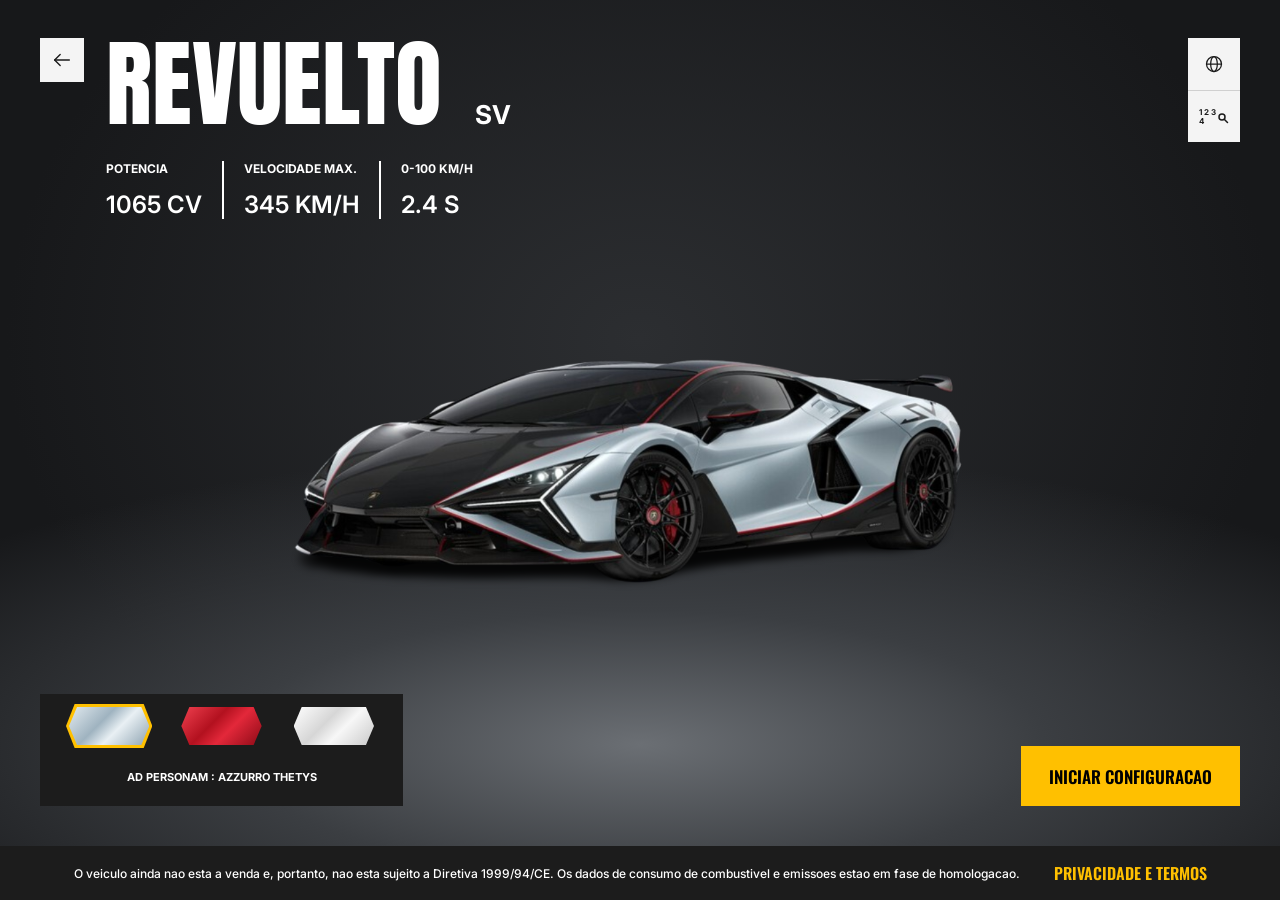
<file: lamborghini/configurador/configurator.html>
<!DOCTYPE html>
<html lang="pt-BR">
<head>
  <meta charset="UTF-8">
  <meta name="viewport" content="width=device-width, initial-scale=1.0">
  <title>Configurador - Revuelto SV</title>

  <!-- Fontes Google: preconnect acelera a conexão com os servidores de fontes -->
  <link rel="preconnect" href="https://fonts.googleapis.com">
  <link rel="preconnect" href="https://fonts.gstatic.com" crossorigin>
  <link href="https://fonts.googleapis.com/css2?family=Anton&family=Inter:wght@400;500;600;700&family=Oswald:wght@600&display=swap" rel="stylesheet">

  <!-- Estilos globais do site -->
  <link rel="stylesheet" href="global.css">
</head>
<body class="pagina-config">

  <main class="palco">

    <!-- Inputs de rádio "escondidos" (via CSS) que controlam qual cor do carro é exibida.       -->
    <!-- Como estão marcados/desmarcados via clique nas amostras de cor (labels lá embaixo),      -->
    <!-- o CSS usa essas seleções para mostrar a imagem do carro correspondente (sem precisar JS). -->
    <input type="radio" name="cor" id="cor-azul" checked>
    <input type="radio" name="cor" id="cor-vermelho">
    <input type="radio" name="cor" id="cor-branco">

    <!-- ===================== TOPO DO CONFIGURADOR ===================== -->
    <div class="cfg-topo">
      <!-- Seta de voltar atualizada para subir de pasta (../index.html) -->
      <a href="../index.html" class="cfg-voltar" aria-label="Voltar">
        <svg class="icone" viewBox="0 0 24 24" width="22" height="22">
          <line x1="20" y1="12" x2="4" y2="12" />
          <path d="M10 6 L4 12 L10 18" />
        </svg>
      </a>

      <div>
        <!-- Nome do modelo -->
        <h1 class="cfg-nome">REVUELTO <span>SV</span></h1>

        <!-- Especificações rápidas exibidas ao lado do nome -->
        <ul class="cfg-specs">
          <li>
            <small>POTENCIA</small>
            <strong>1065 CV</strong>
          </li>
          <li>
            <small>VELOCIDADE MAX.</small>
            <strong>345 KM/H</strong>
          </li>
          <li>
            <small>0-100 KM/H</small>
            <strong>2.4 S</strong>
          </li>
        </ul>
      </div>
    </div>

    <!-- ===================== FERRAMENTAS (IDIOMA E L-CODE) ===================== -->
    <div class="cfg-ferramentas">
      <!-- Ícone de globo: abre o modal de troca de idioma via âncora "#modal-idioma" -->
      <a href="#modal-idioma" aria-label="Mudar idioma">
        <svg class="icone" viewBox="0 0 24 24" width="20" height="20">
          <circle cx="12" cy="12" r="9" />
          <ellipse cx="12" cy="12" rx="4" ry="9" />
          <line x1="3" y1="12" x2="21" y2="12" />
        </svg>
      </a>
      <!-- Botão L-Code: abre o modal de carregar/gerar código de configuração via âncora "#modal-lcode" -->
      <a href="#modal-lcode" aria-label="L-Code" class="cfg-lcode-botao">
        <span>1 2 3<br>4</span>
        <svg class="icone" viewBox="0 0 24 24" width="12" height="12">
          <circle cx="10" cy="10" r="6" />
          <line x1="14.5" y1="14.5" x2="21" y2="21" />
        </svg>
      </a>
    </div>

    <!-- ===================== IMAGEM DO CARRO ===================== -->
    <!-- As 3 imagens ficam sobrepostas; o CSS mostra apenas a que corresponde ao input de rádio marcado acima -->
    <div class="cfg-carro">
      <img class="carro-azul"     src="../imgs/revuelto-sv-azul.png"     alt="Revuelto SV azul">
      <img class="carro-vermelho" src="../imgs/revuelto-sv-vermelho.png" alt="Revuelto SV vermelho">
      <img class="carro-branco"   src="../imgs/revuelto-sv-branco.png"   alt="Revuelto SV branco">
    </div>

    <!-- ===================== SELETOR DE CORES ===================== -->
    <div class="cfg-cores">
      <!-- Cada label está ligada (via "for") a um input de rádio da cor correspondente.  -->
      <!-- Clicar na amostra marca o rádio e o CSS troca a imagem do carro e o nome exibido. -->
      <div class="cfg-amostras">
        <label for="cor-azul"     class="amostra amostra-azul"><span></span></label>
        <label for="cor-vermelho" class="amostra amostra-vermelho"><span></span></label>
        <label for="cor-branco"   class="amostra amostra-branco"><span></span></label>
      </div>
      <!-- Nome de cada cor; o CSS mostra apenas o nome da cor atualmente selecionada -->
      <p class="nome-cor nome-azul">AD PERSONAM : AZZURRO THETYS</p>
      <p class="nome-cor nome-vermelho">AD PERSONAM : ROSSO MARS</p>
      <p class="nome-cor nome-branco">AD PERSONAM : BIANCO MONOCERUS</p>
    </div>

    <!-- Botão para dar início à configuração do carro -->
    <div class="cfg-start">INICIAR CONFIGURACAO</div>

  </main>

  <!-- ===================== RODAPÉ ===================== -->
  <footer class="cfg-rodape">
    <!-- Aviso legal: veículo ainda não homologado para venda -->
    <p>O veiculo ainda nao esta a venda e, portanto, nao esta sujeito a Diretiva 1999/94/CE. Os dados de consumo de combustivel e emissoes estao em fase de homologacao.</p>
    <a href="#">PRIVACIDADE E TERMOS</a>
  </footer>

  <!-- ===================== MODAL: TROCA DE IDIOMA ===================== -->
  <!-- Fica escondido por padrão via CSS e aparece quando a URL aponta para "#modal-idioma" -->
  <div class="modal" id="modal-idioma">
    <div class="modal-caixa modal-idioma">
      <div class="modal-topo">
        <div>
          <h2>Alterar idioma</h2>
          <p>Selecione o idioma do configurador</p>
        </div>
        <!-- Botão de fechar o modal (link "#" que provavelmente remove a âncora ativa) -->
        <a href="#" class="modal-fechar" aria-label="Fechar">
          <svg class="icone" viewBox="0 0 24 24" width="18" height="18">
            <line x1="6" y1="6" x2="18" y2="18" />
            <line x1="18" y1="6" x2="6" y2="18" />
          </svg>
        </a>
      </div>

      <!-- Lista de idiomas disponíveis, cada um com a bandeira desenhada em SVG e um rádio button -->
      <div class="lista-idiomas">
        <!-- Inglês (bandeira do Reino Union Jack desenhada com linhas e retângulos SVG) -->
        <label class="idioma">
          <svg class="bandeira" viewBox="0 0 60 30">
            <rect width="60" height="30" fill="#012169" />
            <path d="M0 0 L60 30 M60 0 L0 30" stroke="#fff" stroke-width="6" />
            <path d="M0 0 L60 30 M60 0 L0 30" stroke="#C8102E" stroke-width="2" />
            <path d="M30 0 V30 M0 15 H60" stroke="#fff" stroke-width="10" />
            <path d="M30 0 V30 M0 15 H60" stroke="#C8102E" stroke-width="6" />
          </svg>
          <span>Ingles</span>
          <input type="radio" name="idioma" checked>
        </label>

        <!-- Alemão (bandeira em 3 faixas horizontais: preto, vermelho, amarelo) -->
        <label class="idioma">
          <svg class="bandeira" viewBox="0 0 3 3">
            <rect width="3" height="1" y="0" fill="#000" />
            <rect width="3" height="1" y="1" fill="#DD0000" />
            <rect width="3" height="1" y="2" fill="#FFCE00" />
          </svg>
          <span>Alemao</span>
          <input type="radio" name="idioma">
        </label>

        <!-- Italiano (bandeira em 3 faixas verticais: verde, branco, vermelho) -->
        <label class="idioma">
          <svg class="bandeira" viewBox="0 0 3 3">
            <rect width="1" height="3" x="0" fill="#009246" />
            <rect width="1" height="3" x="1" fill="#fff" />
            <rect width="1" height="3" x="2" fill="#CE2B37" />
          </svg>
          <span>Italiano</span>
          <input type="radio" name="idioma">
        </label>

        <!-- Chinês (bandeira vermelha com as 5 estrelas amarelas) -->
        <label class="idioma">
          <svg class="bandeira" viewBox="0 0 30 20">
            <rect width="30" height="20" fill="#DE2910" />
            <polygon points="5,2 6.2,5.6 10,5.6 7,7.8 8.1,11.4 5,9.2 1.9,11.4 3,7.8 0,5.6 3.8,5.6" fill="#FFDE00" />
            <circle cx="11" cy="2.5" r="0.8" fill="#FFDE00" />
            <circle cx="13" cy="4.5" r="0.8" fill="#FFDE00" />
            <circle cx="13" cy="7.5" r="0.8" fill="#FFDE00" />
            <circle cx="11" cy="9.5" r="0.8" fill="#FFDE00" />
          </svg>
          <span>Chines</span>
          <input type="radio" name="idioma">
        </label>

        <!-- Japonês (bandeira branca com o círculo vermelho central) -->
        <label class="idioma">
          <svg class="bandeira" viewBox="0 0 30 20">
            <rect width="30" height="20" fill="#fff" />
            <circle cx="15" cy="10" r="6" fill="#BC002D" />
          </svg>
          <span>Japones</span>
          <input type="radio" name="idioma">
        </label>
      </div>

      <!-- Botões de ação do modal: cancelar ou confirmar (confirmar aparece desativado até uma seleção ser feita) -->
      <div class="modal-botoes">
        <a href="#" class="modal-btn modal-btn-contorno">CANCELAR</a>
        <span class="modal-btn modal-btn-desativado">CONFIRMAR</span>
      </div>
    </div>
  </div>

  <!-- ===================== MODAL: L-CODE ===================== -->
  <!-- Fica escondido por padrão via CSS e aparece quando a URL aponta para "#modal-lcode" -->
  <!-- L-Code é o código que permite salvar/carregar uma configuração específica do carro -->
  <div class="modal" id="modal-lcode">
    <div class="modal-caixa modal-lcode">
      <div class="modal-topo">
        <h2>L-Code</h2>
        <a href="#" class="modal-fechar" aria-label="Fechar">
          <svg class="icone" viewBox="0 0 24 24" width="18" height="18">
            <line x1="6" y1="6" x2="18" y2="18" />
            <line x1="18" y1="6" x2="6" y2="18" />
          </svg>
        </a>
      </div>

      <div class="lcode-colunas">
        <!-- Coluna 1: aviso de que não há configuração salva para gerar o L-Code -->
        <div class="lcode-coluna">
          <h3>Nenhuma configuracao disponivel</h3>
          <p>Como nenhum carro esta selecionado no momento, nao e possivel gerar o L-Code. Tente novamente depois de iniciar uma configuracao.</p>
        </div>

        <!-- Coluna 2: campo para o usuário inserir um L-Code existente e carregar a configuração salva -->
        <div class="lcode-coluna">
          <h3>Carregar uma configuracao</h3>
          <p>Use um L-Code para editar uma configuracao anterior</p>
          <input type="text" class="lcode-campo" placeholder="Insira o L-Code aqui">
          <span class="modal-btn modal-btn-desativado">CARREGAR CONFIGURACAO</span>
        </div>
      </div>
    </div>
  </div>

</body>
</html>
</file>
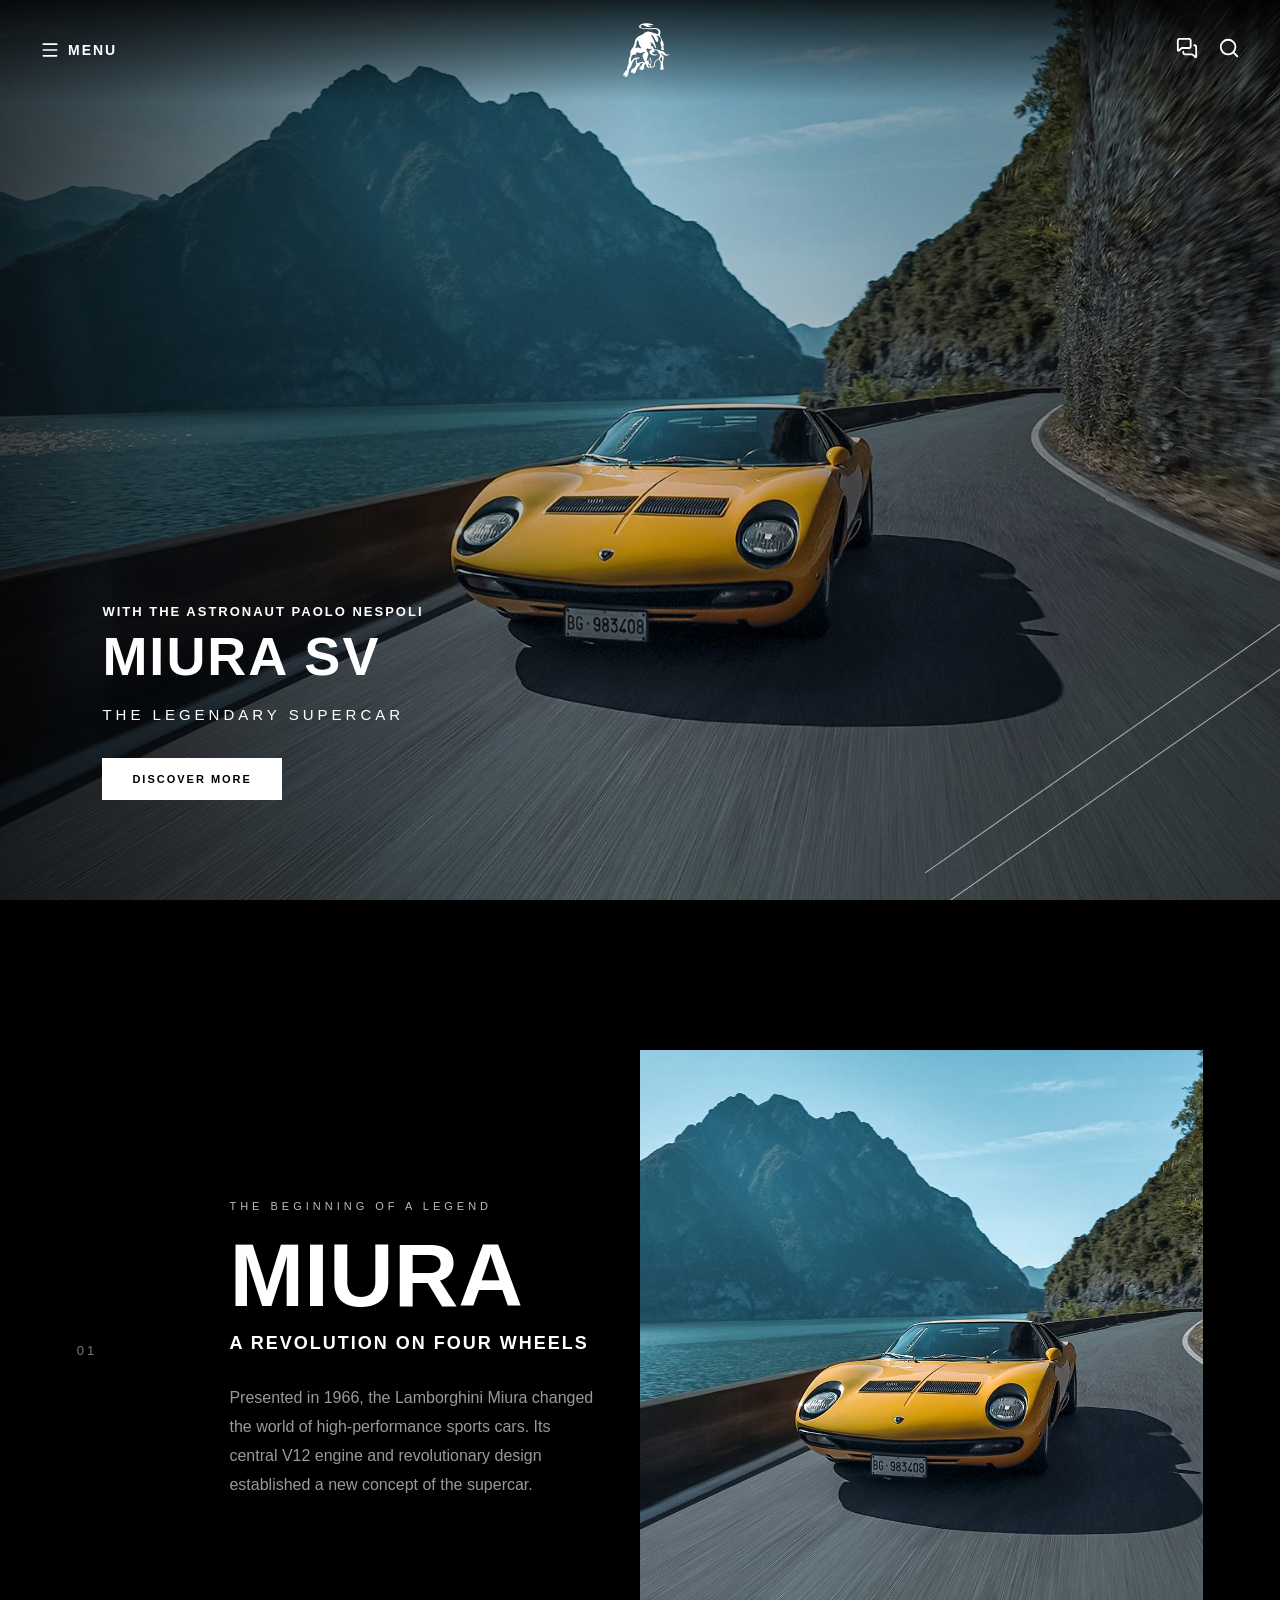
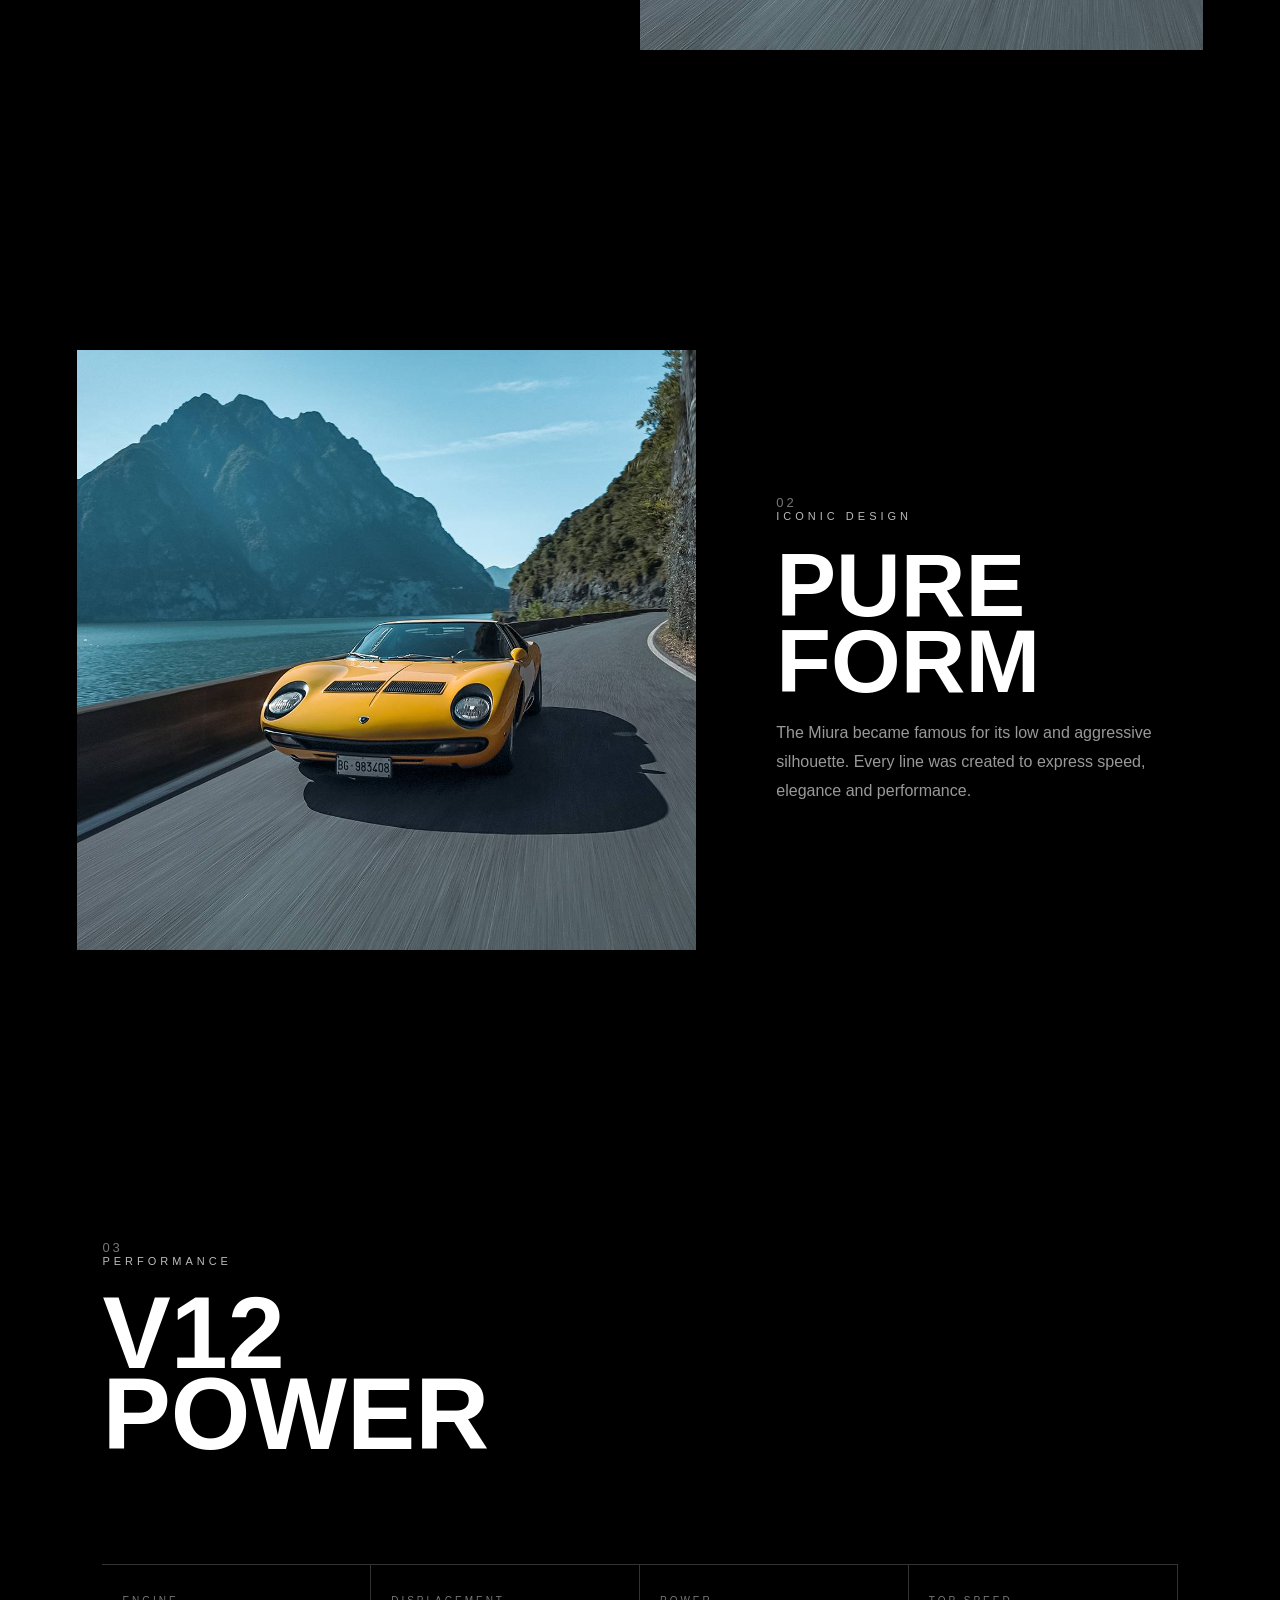
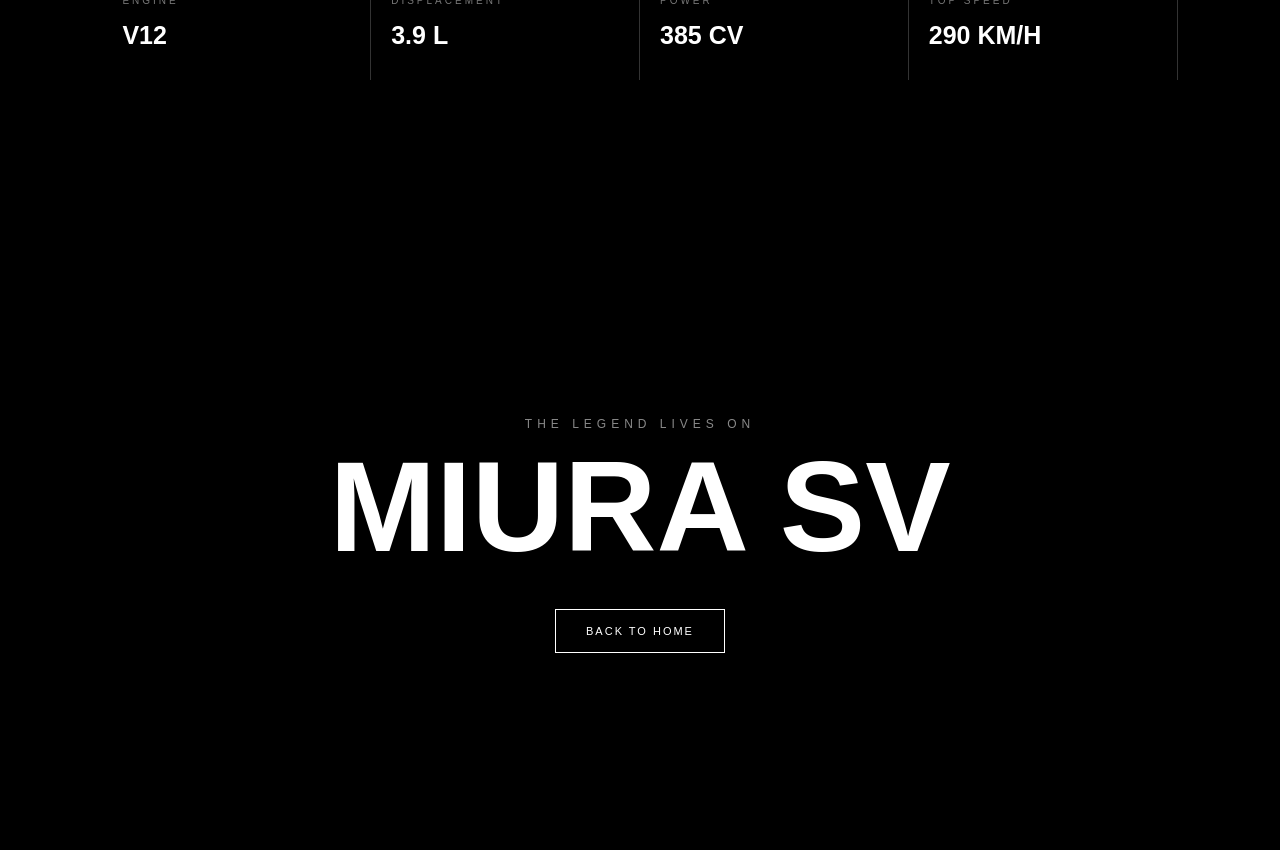
<file: lamborghini/miura-sv/miura-sv.html>
<!DOCTYPE html>
<html lang="pt-br">

<head>
    <meta charset="UTF-8">
    <meta name="viewport" content="width=device-width, initial-scale=1.0">

    <title>Miura SV | Lamborghini</title>

    <!-- Estilos próprios da página do Miura SV -->
    <link rel="stylesheet" href="miura-sv.css">
</head>

<body>

<!-- ===================== CABEÇALHO ===================== -->
<header>

    <!-- Botão MENU: leva para a âncora "#menuOverlay" (menu overlay logo abaixo) -->
    <!-- Ícone de "hambúrguer" desenhado com 3 linhas via SVG -->
    <a href="#menuOverlay" class="menu-btn">
        <svg xmlns="http://www.w3.org/2000/svg"
            width="20"
            height="20"
            viewBox="0 0 24 24"
            fill="none"
            stroke="white"
            stroke-width="2"
            stroke-linecap="round"
            stroke-linejoin="round">

            <path d="M4 5h16"></path>
            <path d="M4 12h16"></path>
            <path d="M4 19h16"></path>

        </svg>

        <span>MENU</span>
    </a>


    <!-- Logo da Lamborghini, com link para a página inicial (um nível acima, pois esta página está numa subpasta) -->
    <a href="../index.html" class="logo">
        <img src="../imgs/logo_header_01.png.svg" alt="Lamborghini">
    </a>


    <!-- Ícones de ação: chat e busca -->
    <div class="acoes">

        <!-- Ícone de chat: abre o overlay do chat via âncora "#chat" (definido no fim da página) -->
        <a href="#chat" class="chat" aria-label="Chat">

            <svg xmlns="http://www.w3.org/2000/svg"
                width="22"
                height="22"
                viewBox="0 0 24 24"
                fill="none"
                stroke="#ffffff"
                stroke-width="2"
                stroke-linecap="round"
                stroke-linejoin="round">

                <path d="M16 10a2 2 0 0 1-2 2H6.828a2 2 0 0 0-1.414.586l-2.202 2.202A.71.71 0 0 1 2 14.286V4a2 2 0 0 1 2-2h10a2 2 0 0 1 2 2z"></path>

                <path d="M20 9a2 2 0 0 1 2 2v10.286a.71.71 0 0 1-1.212.502l-2.202-2.202A2 2 0 0 0 17.172 19H10a2 2 0 0 1-2-2v-1"></path>

            </svg>

        </a>


        <!-- Ícone de lupa: link para a página de busca (um nível acima) -->
        <a href="../search.html" class="lupa" aria-label="Buscar">

            <svg xmlns="http://www.w3.org/2000/svg"
                width="22"
                height="22"
                viewBox="0 0 24 24"
                fill="none"
                stroke="#ffffff"
                stroke-width="2"
                stroke-linecap="round"
                stroke-linejoin="round">

                <circle cx="11" cy="11" r="8"></circle>
                <path d="m21 21-4.3-4.3"></path>

            </svg>

        </a>

    </div>

</header>


<!-- ===================== MENU OVERLAY ===================== -->
<!-- Fica escondido por padrão via CSS e aparece quando a URL aponta para "#menuOverlay" -->
<!-- MENU -->

<div class="menu-overlay" id="menuOverlay">

    <!-- Cabeçalho do overlay com botão de fechar -->
    <div class="menu-header">

        <a href="#" class="close-btn">
            ✕ MENU
        </a>

    </div>


    <div class="menu-content">

        <!-- Coluna 1: Home, Models, Beyond + subitens -->
        <div class="menu-column">

            <a href="../index.html" class="main-link">
                HOME
            </a>

            <a href="#" class="main-link">
                MODELS
            </a>

            <a href="#" class="main-link">
                BEYOND
            </a>

            <hr>

            <a href="#" class="sub-link">
                Design
            </a>

            <a href="#" class="sub-link">
                Financial services
            </a>

            <a href="#" class="sub-link">
                Lounge
            </a>

        </div>


        <!-- Coluna 2: Ownership, Company, Store + subitens -->
        <div class="menu-column">

            <a href="#" class="main-link">
                OWNERSHIP
            </a>

            <a href="#" class="main-link">
                COMPANY
            </a>

            <a href="#" class="main-link">
                STORE
            </a>

            <hr>

            <a href="#" class="sub-link">
                Sustainability
            </a>

            <a href="#" class="sub-link">
                Warranty extension
            </a>

            <a href="#" class="sub-link">
                Club
            </a>

        </div>


        <!-- Coluna 3: Dealerships, Motorsport, News + subitens -->
        <div class="menu-column">

            <a href="#" class="main-link">
                DEALERSHIPS
            </a>

            <a href="#" class="main-link">
                MOTORSPORT
            </a>

            <a href="#" class="main-link">
                NEWS
            </a>

            <hr>

            <a href="#" class="sub-link">
                History
            </a>

            <a href="#" class="sub-link">
                Driving Programs
            </a>

            <a href="#" class="sub-link">
                Podcast
            </a>

        </div>

    </div>

</div>


<!-- ===================== CONTEÚDO PRINCIPAL ===================== -->
<main>

    <!-- ===================== HERO (BANNER PRINCIPAL) ===================== -->
    <!-- HERO -->

    <section class="hero">

        <!-- Imagem de fundo do banner -->
        <img src="../imgs/miura.jpg" alt="Lamborghini Miura SV">

        <!-- Camada escura/gradiente sobre a imagem para melhorar a legibilidade do texto -->
        <div class="hero-overlay"></div>


        <!-- Texto e chamada para ação sobre o banner -->
        <div class="hero-content">

            <p>WITH THE ASTRONAUT PAOLO NESPOLI</p>

            <h1>MIURA SV</h1>

            <span>THE LEGENDARY SUPERCAR</span>

            <!-- Rola a página até a seção "history" (âncora #history) -->
            <a href="#history" class="discover">
                DISCOVER MORE
            </a>

        </div>


        <!-- Linhas diagonais decorativas usadas no design da seção -->
        <div class="diagonal-line line-1"></div>
        <div class="diagonal-line line-2"></div>

    </section>


    <!-- ===================== SEÇÃO 01: HISTORY ===================== -->
    <!-- HISTORY -->

    <section class="section history" id="history">

        <!-- Número da seção, usado como elemento visual/decorativo -->
        <div class="section-number">
            01
        </div>

        <div class="section-text">

            <p class="label">
                THE BEGINNING OF A LEGEND
            </p>

            <h2>
                MIURA
            </h2>

            <h3>
                A REVOLUTION ON FOUR WHEELS
            </h3>

            <p>
                Presented in 1966, the Lamborghini Miura changed
                the world of high-performance sports cars.
                Its central V12 engine and revolutionary design
                established a new concept of the supercar.
            </p>

        </div>

        <div class="section-image">

            <img src="../imgs/miura.jpg" alt="Miura SV">

        </div>

    </section>


    <!-- ===================== SEÇÃO 02: DESIGN ===================== -->
    <!-- DESIGN -->

    <section class="section design">

        <!-- Nesta seção a imagem vem antes do texto (layout invertido em relação à seção History) -->
        <div class="section-image">

            <img src="../imgs/miura.jpg" alt="Miura design">

        </div>


        <div class="section-text">

            <div class="section-number">
                02
            </div>

            <p class="label">
                ICONIC DESIGN
            </p>

            <h2>
                PURE<br>
                FORM
            </h2>

            <p>
                The Miura became famous for its low and aggressive
                silhouette. Every line was created to express
                speed, elegance and performance.
            </p>

        </div>

    </section>


    <!-- ===================== SEÇÃO 03: PERFORMANCE ===================== -->
    <!-- PERFORMANCE -->

    <section class="performance">

        <div class="performance-title">

            <div class="section-number">
                03
            </div>

            <p class="label">
                PERFORMANCE
            </p>

            <h2>
                V12<br>
                POWER
            </h2>

        </div>


        <!-- Grade de especificações técnicas do motor -->
        <div class="specifications">

            <div class="spec">

                <span>ENGINE</span>

                <strong>V12</strong>

            </div>


            <div class="spec">

                <span>DISPLACEMENT</span>

                <strong>3.9 L</strong>

            </div>


            <div class="spec">

                <span>POWER</span>

                <strong>385 CV</strong>

            </div>


            <div class="spec">

                <span>TOP SPEED</span>

                <strong>290 KM/H</strong>

            </div>

        </div>

    </section>


    <!-- ===================== SEÇÃO FINAL ===================== -->
    <!-- FINAL -->

    <section class="final-section">

        <p>THE LEGEND LIVES ON</p>

        <h2>
            MIURA SV
        </h2>

        <!-- Link de volta para a página inicial -->
        <a href="../index.html">
            BACK TO HOME
        </a>

    </section>

</main>


<!-- ===================== OVERLAY DO CHAT (ASK ME) ===================== -->
<!-- Fica escondido por padrão via CSS e aparece quando a URL aponta para "#chat" -->
<!-- (ativado pelo ícone de chat no header) -->
<!-- CHAT -->

<div class="chat-overlay" id="chat">

    <div class="chat-container">

        <!-- Cabeçalho do chat com título e botão de fechar -->
        <div class="chat-header">

            <h2>ASK ME</h2>

            <a href="#" class="chat-close">
                ✕
            </a>

        </div>


        <div class="chat-body">

            <!-- Mensagem de boas-vindas do assistente virtual -->
            <div class="chat-msg">

                <p>
                    Welcome to the Lamborghini world!
                    I'm your Virtual Assistant, ready to guide
                    you through the world of Lamborghini.
                </p>

            </div>


            <!-- Botões de tópicos rápidos para o usuário escolher -->
            <div class="chat-topics">

                <button class="topic-btn">
                    Models
                </button>

                <button class="topic-btn">
                    Exclusive experiences
                </button>

                <button class="topic-btn">
                    Customization and services
                </button>

                <button class="topic-btn">
                    Discover Lamborghini
                </button>

            </div>

        </div>


        <!-- Campo de input inferior para digitar e enviar a pergunta -->
        <div class="chat-footer">

            <input type="text"
                placeholder="Ask your question here">

            <button class="chat-send">
                ➤
            </button>

        </div>

    </div>

</div>

</body>
</html>
</file>
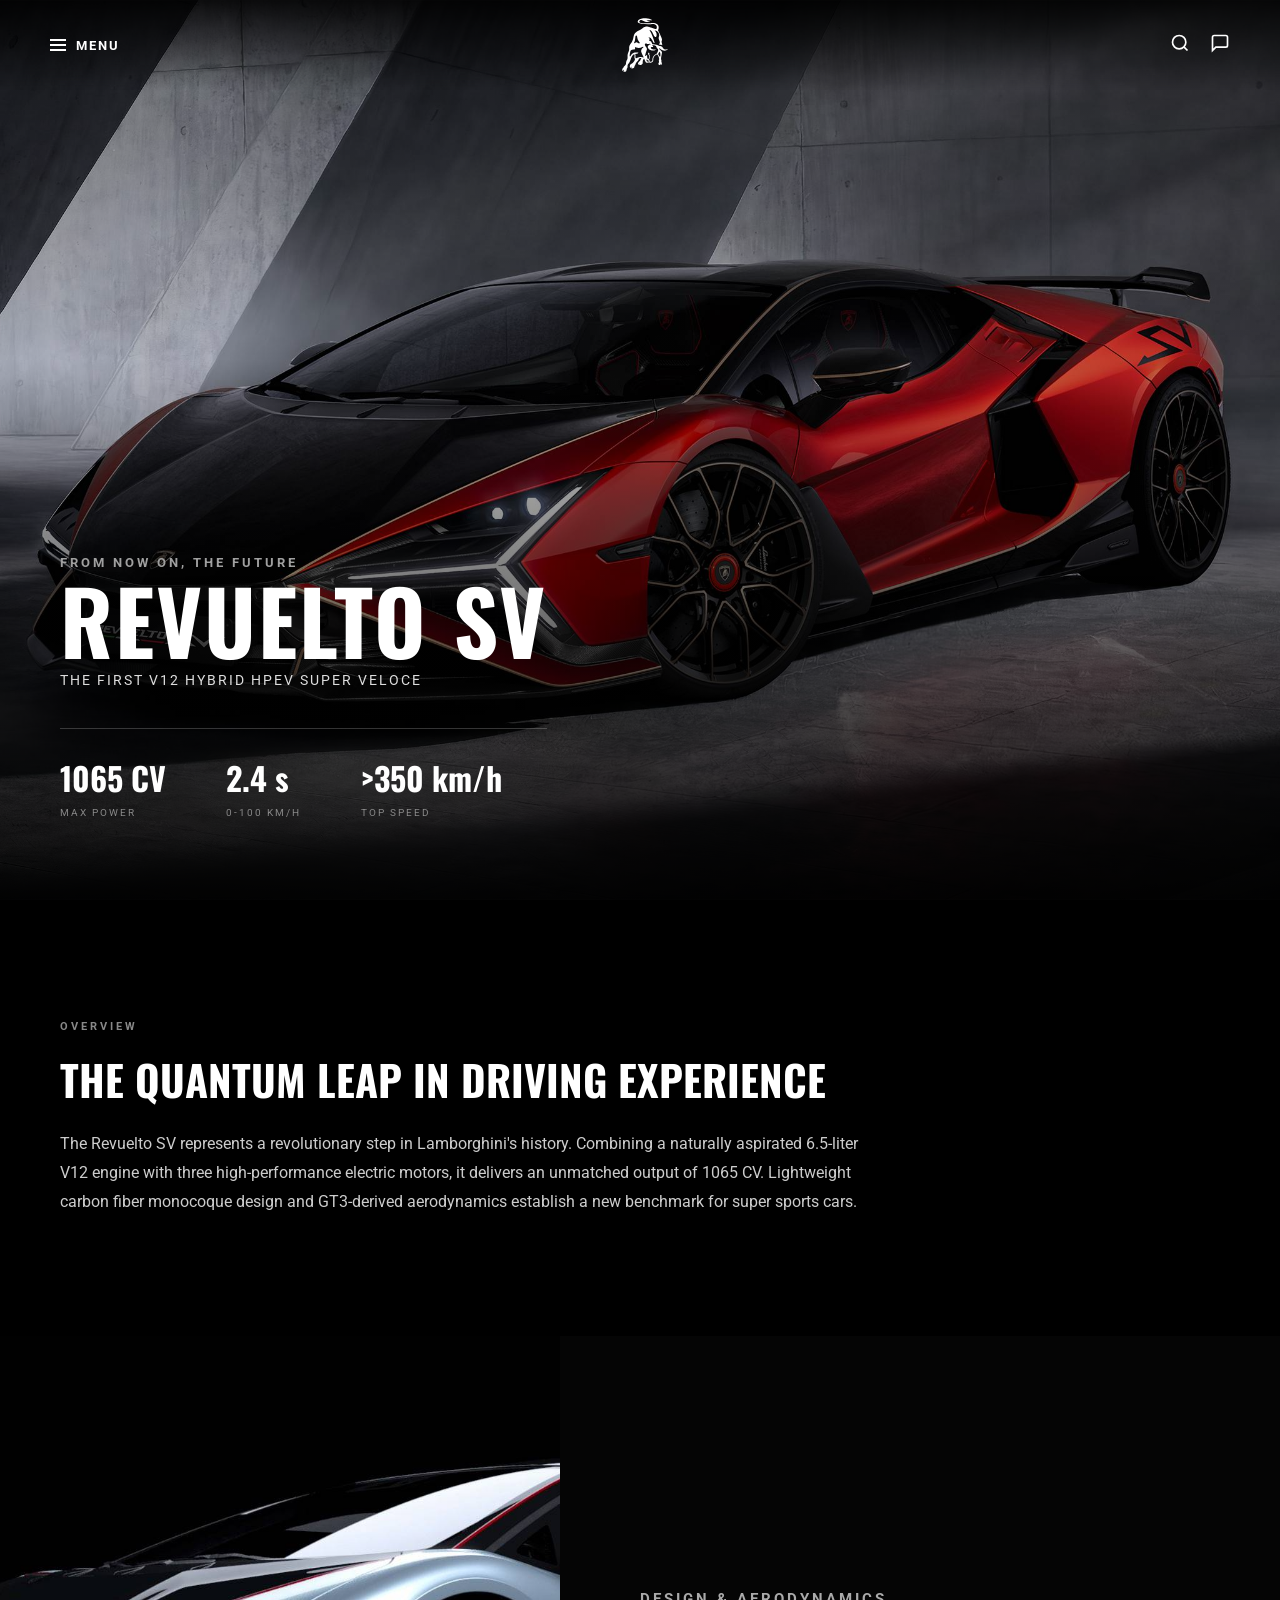
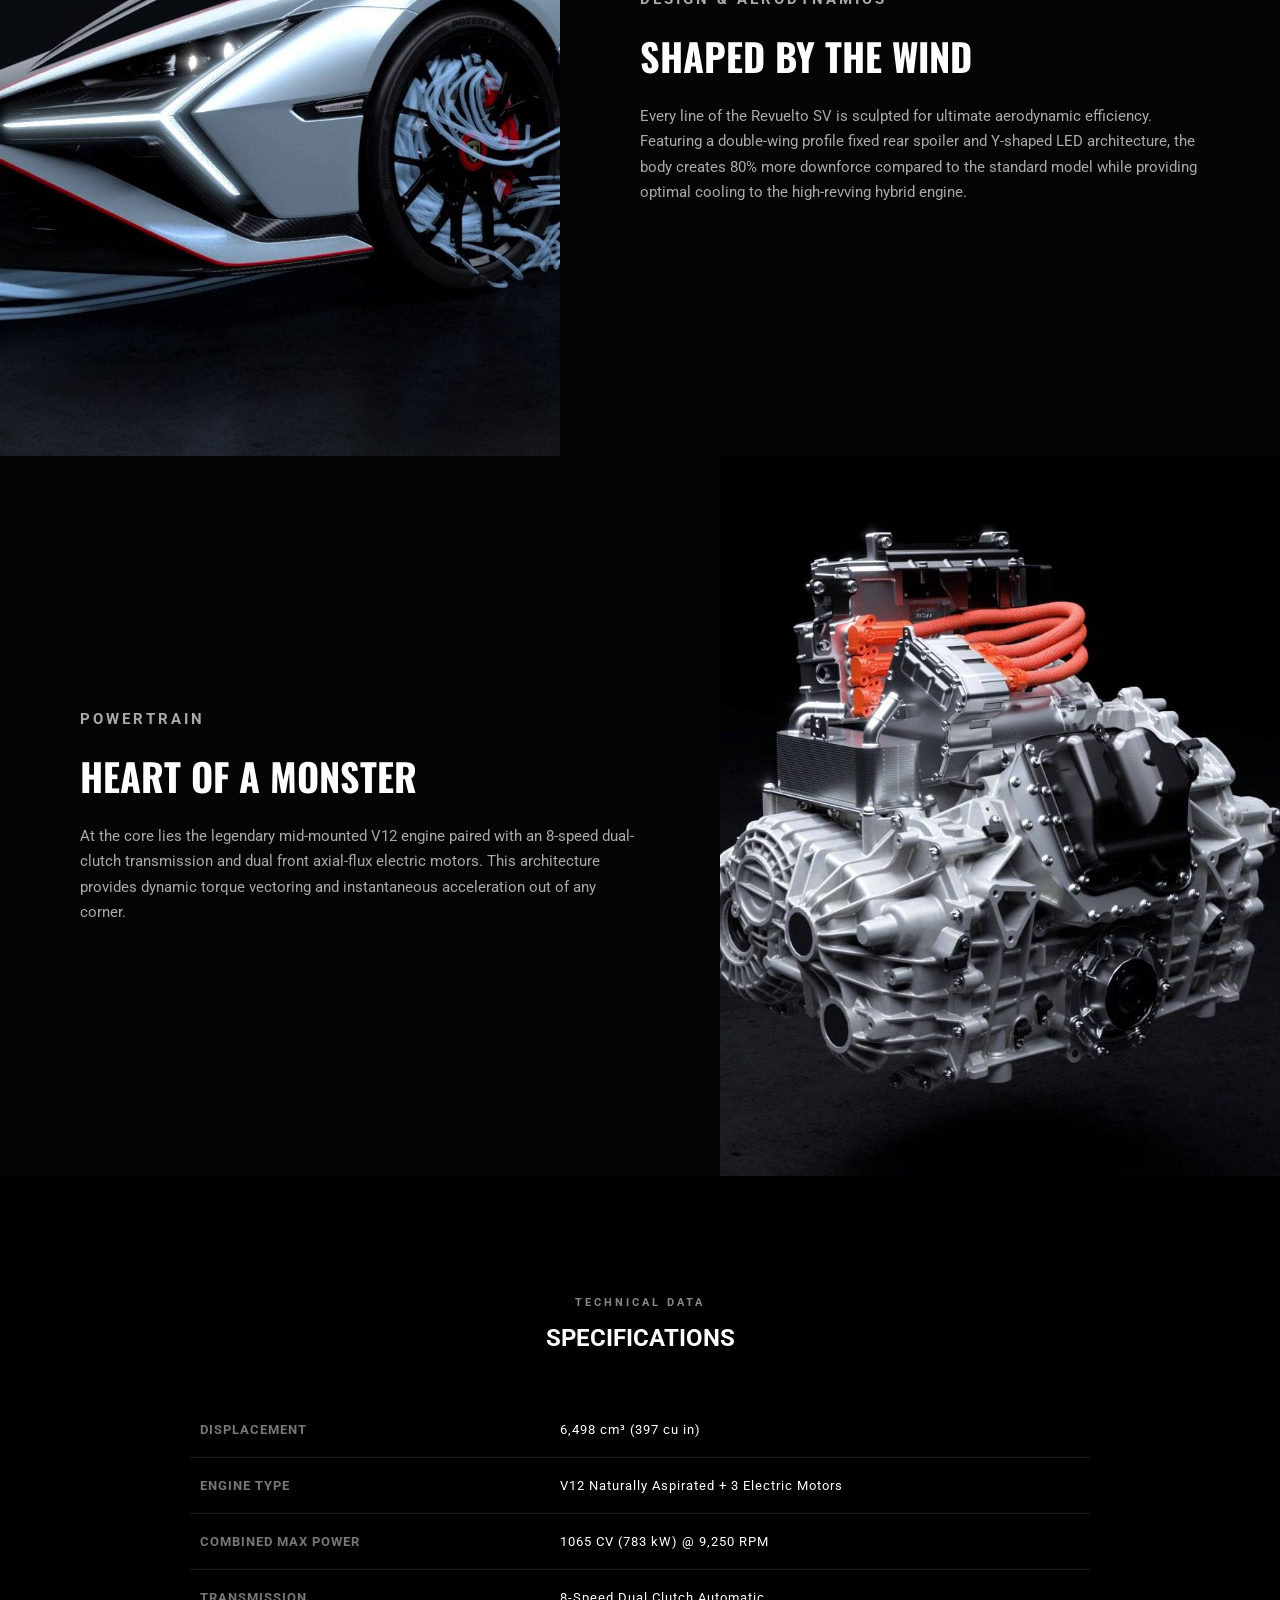
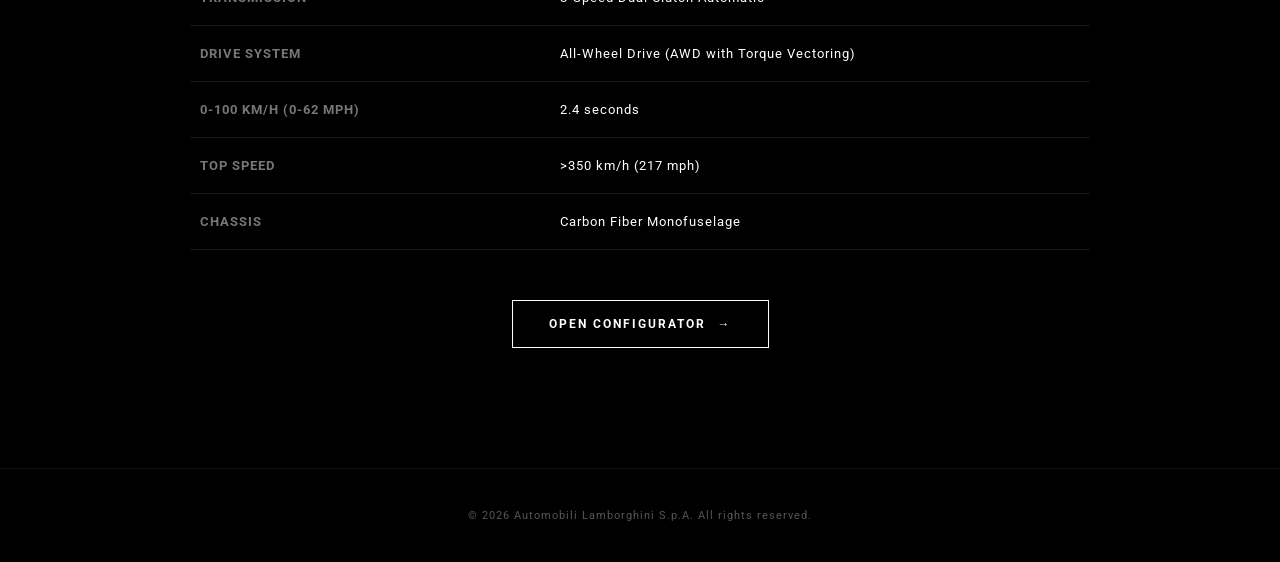
<file: lamborghini/revuelto-sv/revuelto-sv.html>
<!DOCTYPE html>
<html lang="pt-Br">
<head>
    <meta charset="UTF-8">
    <meta name="viewport" content="width=device-width, initial-scale=1.0">
    <title>Lamborghini Revuelto SV | Automobili Lamborghini</title>
    <!-- Estilos próprios da página do Revuelto SV -->
    <link rel="stylesheet" href="revuelto.css">
    <!-- Fontes Google usadas no design (Oswald para títulos, Roboto para textos) -->
    <link
        href="https://fonts.googleapis.com/css2?family=Oswald:wght@400;500;700&family=Roboto:wght@300;400;700&display=swap"
        rel="stylesheet">
</head>
<body class="page-revuelto-sv">
    <!-- ===================== HEADER / NAVIGATION ===================== -->
    <header>
        <!-- Botão MENU com ícone de hambúrguer (3 spans viram as 3 linhas via CSS) -->
        <!-- Link direto para a página inicial (um nível acima, pois esta página está em subpasta) -->
        <a href="../index.html" class="menu-btn">
            <div class="hamburger">
                <span></span>
                <span></span>
                <span></span>
            </div>
            MENU
        </a>

        <!-- Logo da Lamborghini, também com link para a home -->
        <div class="logo">
            <a href="../index.html">
                <img src="../imgs/logo_header_01.png.svg" alt="Lamborghini Logo">
            </a>
        </div>

        <!-- Ícones de ação: busca e chat (aqui ainda sem destino real, href="#") -->
        <div class="acoes">
            <a href="#" class="lupa">
                <svg width="20" height="20" viewBox="0 0 24 24" fill="none" stroke="#ffffff" stroke-width="2">
                    <circle cx="11" cy="11" r="8"></circle>
                    <line x1="21" y1="21" x2="16.65" y2="16.65"></line>
                </svg>
            </a>
            <a href="#" class="chat">
                <svg width="20" height="20" viewBox="0 0 24 24" fill="none" stroke="#ffffff" stroke-width="2">
                    <path d="M21 15a2 2 0 0 1-2 2H7l-4 4V5a2 2 0 0 1 2-2h14a2 2 0 0 1 2 2z"></path>
                </svg>
            </a>
        </div>
    </header>

    <!-- ===================== HERO SECTION ===================== -->
    <!-- Banner principal com imagem de fundo, título, subtítulo e estatísticas rápidas do carro -->
    <section class="sv-hero">
        <div class="sv-hero-bg">
            <!-- Imagem de fundo do hero, ocupando 100% do espaço e cortada proporcionalmente (object-fit: cover) -->
            <img src="./imgs/s1_d.jpg" alt="Lamborghini Revuelto SV" style="width:100%; height:100%; object-fit:cover;">
            <!-- Gradiente sobreposto à imagem para melhorar a legibilidade do texto -->
            <div class="overlay-gradient"></div>
        </div>
        <div class="sv-hero-content">
            <p class="tagline">FROM NOW ON, THE FUTURE</p>
            <h1>REVUELTO SV</h1>
            <p class="subtitle">THE FIRST V12 HYBRID HPEV SUPER VELOCE</p>

            <!-- Estatísticas rápidas de desempenho exibidas no hero -->
            <div class="sv-quick-stats">
                <div class="stat">
                    <span class="num">1065 CV</span>
                    <span class="label">MAX POWER</span>
                </div>
                <div class="stat">
                    <span class="num">2.4 s</span>
                    <span class="label">0-100 KM/H</span>
                </div>
                <div class="stat">
                    <span class="num">&gt;350 km/h</span>
                    <span class="label">TOP SPEED</span>
                </div>
            </div>
        </div>
    </section>

    <!-- ===================== OVERVIEW SECTION ===================== -->
    <!-- Texto de introdução/resumo sobre o carro -->
    <section class="sv-section sv-overview">
        <div class="container">
            <div class="text-block">
                <p class="section-label">OVERVIEW</p>
                <h2>THE QUANTUM LEAP IN DRIVING EXPERIENCE</h2>
                <p class="description">
                    The Revuelto SV represents a revolutionary step in Lamborghini's history. Combining a naturally
                    aspirated 6.5-liter V12 engine with three high-performance electric motors, it delivers an unmatched
                    output of 1065 CV. Lightweight carbon fiber monocoque design and GT3-derived aerodynamics establish
                    a new benchmark for super sports cars.
                </p>
            </div>
        </div>
    </section>

    <!-- ===================== FEATURE GRID 1: DESIGN & AERO ===================== -->
    <!-- Bloco com imagem à esquerda e texto à direita (layout padrão, sem a classe "reverse") -->
    <section class="sv-feature-split">
        <div class="split-image">
            <img src="./imgs/RevueltoSV_01-Aero-H_Card-BrakeCooling-last-optim.jpg" alt="Revuelto SV Design">
        </div>
        <div class="split-content">
            <p class="section-label">DESIGN & AERODYNAMICS</p>
            <h3>SHAPED BY THE WIND</h3>
            <p>
                Every line of the Revuelto SV is sculpted for ultimate aerodynamic efficiency. Featuring a double-wing
                profile fixed rear spoiler and Y-shaped LED architecture, the body creates 80% more downforce compared
                to the standard model while providing optimal cooling to the high-revving hybrid engine.
            </p>
        </div>
    </section>

    <!-- ===================== FEATURE GRID 2: POWERTRAIN ===================== -->
    <!-- Mesmo bloco de layout, mas com a classe "reverse" para inverter a ordem (texto e imagem trocam de lado) -->
    <section class="sv-feature-split reverse">
        <div class="split-image">
            <img src="./imgs/RevueltoSV_00-Mecha-H_Card-Gearbox-last-optim.jpg" alt="Revuelto SV Engine">
        </div>
        <div class="split-content">
            <p class="section-label">POWERTRAIN</p>
            <h3>HEART OF A MONSTER</h3>
            <p>
                At the core lies the legendary mid-mounted V12 engine paired with an 8-speed dual-clutch transmission
                and dual front axial-flux electric motors. This architecture provides dynamic torque vectoring and
                instantaneous acceleration out of any corner.
            </p>
        </div>
    </section>

    <!-- ===================== TABELA DE ESPECIFICAÇÕES TÉCNICAS ===================== -->
    <section class="sv-section sv-specs">
        <div class="container">
            <p class="section-label text-center">TECHNICAL DATA</p>
            <h2 class="text-center">SPECIFICATIONS</h2>

            <!-- Tabela com os dados técnicos do carro (motor, potência, câmbio, velocidade, etc.) -->
            <div class="specs-table-wrapper">
                <table class="sv-specs-table">
                    <tbody>
                        <tr>
                            <td>DISPLACEMENT</td>
                            <td>6,498 cm³ (397 cu in)</td>
                        </tr>
                        <tr>
                            <td>ENGINE TYPE</td>
                            <td>V12 Naturally Aspirated + 3 Electric Motors</td>
                        </tr>
                        <tr>
                            <td>COMBINED MAX POWER</td>
                            <td>1065 CV (783 kW) @ 9,250 RPM</td>
                        </tr>
                        <tr>
                            <td>TRANSMISSION</td>
                            <td>8-Speed Dual Clutch Automatic</td>
                        </tr>
                        <tr>
                            <td>DRIVE SYSTEM</td>
                            <td>All-Wheel Drive (AWD with Torque Vectoring)</td>
                        </tr>
                        <tr>
                            <td>0-100 KM/H (0-62 MPH)</td>
                            <td>2.4 seconds</td>
                        </tr>
                        <tr>
                            <td>TOP SPEED</td>
                            <td>&gt;350 km/h (217 mph)</td>
                        </tr>
                        <tr>
                            <td>CHASSIS</td>
                            <td>Carbon Fiber Monofuselage</td>
                        </tr>
                    </tbody>
                </table>
            </div>

            <!-- Botão de chamada para ação: abre o configurador em uma nova aba -->
            <!-- target="_blank" abre em nova aba; rel="noopener noreferrer" é uma medida de segurança para esse tipo de link -->
            <div class="cta-wrapper">
                <a href="#" target="_blank" rel="noopener noreferrer"
                    class="btn-discover btn-large">
                    OPEN CONFIGURATOR <span class="arrow">&rarr;</span>
                </a>
            </div>
        </div>
    </section>

    <!-- ===================== FOOTER ===================== -->
    <!-- Rodapé simples, apenas com o texto de copyright (mais enxuto que o das outras páginas) -->
    <footer class="sv-footer">
        <p>© 2026 Automobili Lamborghini S.p.A. All rights reserved.</p>
    </footer>
</body>
</html>
</file>
<file: lamborghini/index.css>
/* Reset básico: zera margens/paddings padrão, box-sizing considera padding/border
   dentro da largura/altura definidas, e define a fonte padrão do site */
* {
  margin: 0;
  padding: 0;
  box-sizing: border-box;
  font-family: 'Arial', sans-serif;
}

/* Fundo preto, texto branco (tema dark). overflow-x: hidden evita rolagem horizontal indesejada */
body {
  background-color: #000000;
  color: #ffffff;
  overflow-x: hidden;
}

/* ===================== HEADER ===================== */
/* Header fixo no topo, com gradiente escuro que desaparece, para ficar legível sobre o hero */
header {
  position: fixed;
  top: 0;
  left: 0;
  width: 100%;
  padding: 20px 40px;
  display: flex;
  justify-content: space-between;
  align-items: center;
  z-index: 9999;
  background: linear-gradient(to bottom, rgba(0, 0, 0, 0.8), transparent);
}

.menu-btn {
  color: #ffffff;
  text-decoration: none;
  font-size: 14px;
  font-weight: bold;
  letter-spacing: 2px;
  transition: opacity 0.3s;
}

.menu-btn:hover {
  opacity: 0.7;
}

.logo img {
  height: 60px;
  width: auto;
  display: block;
}

.acoes {
  display: flex;
  gap: 20px;
  align-items: center;
}

/* Ícones de lupa e chat como imagens (em vez de SVG inline): filter: invert(1)
   torna a imagem branca, assumindo que o arquivo original é preto */
.lupa img, .chat img {
  width: 22px;
  height: 22px;
  filter: invert(1);
  transition: transform 0.2s ease;
}

.lupa:hover img, .chat:hover img {
  transform: scale(1.1);
}

/* ===================== MENU OVERLAY ===================== */
/* Escondido por padrão (display: none) */
.menu-overlay {
  position: fixed;
  top: 0;
  left: 0;
  width: 100vw;
  height: 100vh;
  background-color: #000000;
  z-index: 10000;
  padding: 40px 80px;
  display: none;
  overflow-y: auto;
}

/* Quando a URL aponta para "#menuOverlay", o :target o exibe */
.menu-overlay:target {
  display: block;
}

.menu-header {
  margin-bottom: 50px;
}

.close-btn {
  color: #ffffff;
  text-decoration: none;
  font-size: 16px;
  font-weight: bold;
  letter-spacing: 2px;
}

.menu-content {
  display: grid;
  grid-template-columns: repeat(3, 1fr);
  gap: 60px;
}

.menu-column {
  display: flex;
  flex-direction: column;
}

.main-link {
  color: #ffffff;
  text-decoration: none;
  font-size: 20px;
  font-weight: bold;
  padding: 18px 0;
  border-bottom: 1px solid #222222;
  display: flex;
  justify-content: space-between;
  align-items: center;
  transition: color 0.3s;
}

.main-link:hover {
  color: #cccccc;
}

.menu-column hr {
  border: 0;
  border-top: 1px solid #1a1a1a;
  margin: 25px 0;
}

.sub-link {
  color: #888888;
  text-decoration: none;
  font-size: 14px;
  padding: 10px 0;
  border-bottom: 1px solid #111111;
  transition: color 0.3s;
}

.sub-link:hover {
  color: #ffffff;
}

/* ==========================================
   CARROSSEL E ANIMAÇÕES
   ==========================================
   OBSERVAÇÃO: este primeiro bloco de carrossel (usando @keyframes trocarSlide)
   parece ser uma versão inicial/mais simples do carrossel. Mais abaixo no arquivo
   existe outro bloco, "CARROSSEL AUTOMÁTICO 100% CSS", com animações por slide
   individuais (animacaoSlide1/2/3) que parece ser a versão final e mais refinada
   do mesmo carrossel do hero. Vale conferir se ambos ainda são necessários. */
.carrosel {
  position: relative;
  width: 100%;
  height: 100vh;
}

/* Checkbox escondido que serve de "controle remoto" do carrossel (ver o truque de pausa mais abaixo) */
#pause-control {
  display: none;
}

/* Animação de fade simples: o slide some por um tempo e volta a aparecer */
@keyframes trocarSlide {
  0%, 28% { opacity: 1; }
  33%, 95% { opacity: 0; }
  100% { opacity: 1; }
}

.slide {
  position: absolute;
  top: 0;
  left: 0;
  width: 100%;
  height: 100%;
  opacity: 0;
  display: flex;
  align-items: flex-end;
  padding: 80px;
  animation: trocarSlide 15s infinite;
}

/* Cada slide começa a animação em um momento diferente (0s, 5s, 10s),
   criando o efeito de troca escalonada entre eles */
.slide:nth-child(2) { animation-delay: 0s; }
.slide:nth-child(3) { animation-delay: 5s; }
.slide:nth-child(4) { animation-delay: 10s; }

.media-bg {
  position: absolute;
  top: 0;
  left: 0;
  width: 100vw;
  height: 100vh;
  object-fit: cover;
  z-index: 1;
  pointer-events: none;
}

.slide-content {
  position: relative;
  z-index: 10;
  max-width: 600px;
  margin-bottom: 40px;
}

.slide-content p {
  font-size: 14px;
  letter-spacing: 3px;
  color: #dddddd;
  margin-bottom: 10px;
  text-transform: uppercase;
}

.slide-content h1 {
  font-size: 56px;
  font-weight: 900;
  letter-spacing: 2px;
  margin-bottom: 25px;
}

.btn-discover {
  display: inline-block;
  background-color: #ffffff;
  color: #000000;
  text-decoration: none;
  padding: 15px 30px;
  font-size: 12px;
  font-weight: bold;
  letter-spacing: 2px;
  transition: background-color 0.3s, color 0.3s;
}

.btn-discover:hover {
  background-color: #000000;
  color: #ffffff;
}

/* ==========================================
   INDICADORES E BOTÃO DE PAUSA (HEXAGONAL)
   ========================================== */
.carrosel-indicadores {
  position: absolute;
  bottom: 40px;
  right: 80px;
  display: flex;
  align-items: center;
  gap: 15px;
  z-index: 100;
}

/* Cada indicador é uma barrinha fina que se enche progressivamente (ver .progresso) */
.indicador {
  width: 60px;
  height: 2px;
  background-color: rgba(255, 255, 255, 0.3);
  position: relative;
  overflow: hidden;
}

.progresso {
  height: 100%;
  width: 0%;
  background-color: #ffffff;
  animation: carregarBarra 15s infinite;
}

/* A barra enche de 0% a 100% durante o tempo em que o slide correspondente está ativo,
   depois volta a 0% instantaneamente para recomeçar no próximo ciclo */
@keyframes carregarBarra {
  0% { width: 0%; }
  30% { width: 100%; }
  33.33% { width: 0%; }
  100% { width: 0%; }
}

/* Sincroniza o preenchimento de cada barra com o tempo de exibição do slide correspondente */
.indicador:nth-child(1) .progresso { animation-delay: 0s; }
.indicador:nth-child(2) .progresso { animation-delay: 5s; }
.indicador:nth-child(3) .progresso { animation-delay: 10s; }

/* Botão Hexagonal estilo Lamborghini */
/* clip-path recorta o botão em formato de hexágono */
.botao-pause {
  width: 36px;
  height: 40px;
  background-color: transparent;
  color: #ffffff;
  font-size: 10px;
  display: flex;
  align-items: center;
  justify-content: center;
  cursor: pointer;
  clip-path: polygon(50% 0%, 100% 25%, 100% 75%, 50% 100%, 0% 75%, 0% 25%);
  border: none;
  background-color: rgba(255, 255, 255, 0.15);
  transition: background-color 0.3s;
}

/* O ícone de pausa "||" é criado via pseudo-elemento ::after, sem precisar de imagem */
.botao-pause::after {
  content: "||";
  font-weight: bold;
}

.botao-pause:hover {
  background-color: rgba(255, 255, 255, 0.35);
}

/* PAUSA PURA VIA CSS (:checked) */
/* Truque: quando o checkbox #pause-control está marcado, a propriedade
   animation-play-state pausa tanto os slides quanto as barras de progresso.
   Tudo isso é feito só com CSS, sem nenhuma linha de JavaScript */
#pause-control:checked ~ .slide,
#pause-control:checked ~ .carrosel-indicadores .progresso {
  animation-play-state: paused;
}

/* Altera o ícone para PLAY quando pausado */
#pause-control:checked ~ .carrosel-indicadores .botao-pause::after {
  content: "▶";
  font-size: 8px;
}

.acoes img {
  width: 22px;
  height: 22px;
  display: block;
  transition: transform 0.2s ease;
}

.acoes a:hover img {
  transform: scale(1.1);
}

/* ===================== Estrutura da Overlay do Chat (escondida por padrão) ===================== */
.chat-overlay {
  position: fixed;
  top: 0;
  left: 0;
  width: 100%;
  height: 100%;
  background-color: rgba(0, 0, 0, 0.7);
  display: flex;
  justify-content: flex-end;
  z-index: 9999;
  opacity: 0;
  pointer-events: none;
  transition: opacity 0.3s ease;
}

/* Quando a URL aponta para "#chat", o :target torna o overlay visível e clicável */
.chat-overlay:target {
  opacity: 1;
  pointer-events: auto;
}

.chat-container {
  width: 100%;
  max-width: 420px;
  height: 100%;
  background-color: #1e1e1e;
  display: flex;
  flex-direction: column;
  box-sizing: border-box;
}

.chat-header {
  background-color: #383838;
  padding: 18px 24px;
  display: flex;
  justify-content: space-between;
  align-items: center;
}

.chat-header h2 {
  color: #ffffff;
  font-size: 18px;
  font-weight: bold;
  margin: 0;
  letter-spacing: 1px;
}

.chat-close {
  color: #ffffff;
  text-decoration: none;
  border: 1px solid #555555;
  width: 32px;
  height: 32px;
  display: flex;
  align-items: center;
  justify-content: center;
  font-size: 14px;
  transition: background 0.2s;
}

.chat-close:hover {
  background-color: #555555;
}

.chat-body {
  flex: 1;
  padding: 20px;
  overflow-y: auto;
  background-color: #181818;
  display: flex;
  flex-direction: column;
  gap: 12px;
}

.chat-msg {
  background-color: #333333;
  color: #ffffff;
  padding: 16px;
  border-radius: 20px 20px 20px 4px;
  font-size: 13.5px;
  line-height: 1.5;
}

.chat-msg p {
  margin: 0 0 10px 0;
}

.chat-msg p:last-child {
  margin-bottom: 0;
}

.info-notice {
  color: #cccccc;
  font-size: 12px;
  text-decoration: underline;
  display: inline-block;
  margin-top: 6px;
}

.chat-topics {
  display: flex;
  flex-wrap: wrap;
  gap: 8px;
  margin-top: 10px;
}

.topic-btn {
  background-color: #2a2a2a;
  border: 1px solid #444444;
  color: #ffffff;
  padding: 8px 14px;
  border-radius: 20px;
  font-size: 12.5px;
  display: flex;
  align-items: center;
  gap: 6px;
  cursor: pointer;
  transition: background 0.2s;
}

.topic-btn:hover {
  background-color: #444444;
}

.chat-footer {
  background-color: #181818;
  padding: 16px 20px;
  border-top: 1px solid #2a2a2a;
  display: flex;
  align-items: center;
  gap: 12px;
}

.chat-footer input {
  flex: 1;
  background: transparent;
  border: none;
  color: #ffffff;
  font-size: 13.5px;
  outline: none;
}

.chat-footer input::placeholder {
  color: #888888;
}

.chat-send {
  background: none;
  border: none;
  color: #ffffff;
  cursor: pointer;
  display: flex;
  align-items: center;
  opacity: 0.8;
  transition: opacity 0.2s;
}

.chat-send:hover {
  opacity: 1;
}

/* ==========================================
   2ª PARTE DA HOME: CARROSSEL DE MODELOS (CORRIGIDO)
   ========================================== */
.container {
  background-color: #ffffff;
  color: #111111;
  width: 100vw;
  max-width: 100%;
  margin: 0;
  padding: 80px 0 60px 0;    /* Compensa a altura do header para não encavalar no topo */
  text-align: center;
  position: relative;
}

.carousel-container {
  position: relative;
  width: 100%;
}

/* IMPORTANTE: aqui o seletor usa ".carousel-container .slide" (mais específico
   que apenas ".slide"), justamente para não conflitar com as regras da ".slide"
   do carrossel do hero definidas mais acima no arquivo. Aqui a exibição do slide
   ativo é feita de forma tradicional (display: none / display: flex), sem
   animação automática, controlada via JavaScript (classe "active") */
.carousel-container .slide {
  display: none;
  flex-direction: column;
  align-items: center;
  position: static;
  opacity: 1;
  animation: none;
  padding: 0;
}

.carousel-container .slide.active {
  display: flex;
}

.badge-container {
  height: 40px;
  margin-bottom: 15px;
  display: flex;
  justify-content: center;
  align-items: center;
}

.badge-img {
  max-height: 100%;
  width: auto;
  object-fit: contain;
}

.model-slogan {
  font-family: 'Arial Narrow', sans-serif-condensed, Impact, sans-serif;
  font-size: 52px;
  font-weight: 900;
  text-transform: uppercase;
  color: #444444;
  margin-bottom: 20px;
  line-height: 1;
  letter-spacing: 1px;
}

/* --- AJUSTE PRINCIPAL DA IMAGEM DO CARRO --- */
.car-image-container {
  width: 100%;
  max-width: 780px;            /* Mantém o tamanho do carro exatamente igual ao site oficial */
  height: 320px;               /* Limita a altura para o carro não explodir na tela */
  margin: 0 auto 30px auto;
  display: flex;
  align-items: center;
  justify-content: center;
  padding: 0 20px;
}

.car-image {
  max-width: 100%;
  max-height: 100%;
  width: auto;
  height: auto;
  object-fit: contain;
}

/* --- AJUSTE DAS SETAS --- */
/* Setas em formato hexagonal, feitas com clip-path */
.arrow {
  position: absolute;
  top: 45%;
  transform: translateY(-50%);
  background-color: #ffffff;
  border: 1px solid #e0e0e0;
  color: #111111;
  width: 50px;
  height: 55px;
  clip-path: polygon(50% 0%, 100% 25%, 100% 75%, 50% 100%, 0% 75%, 0% 25%);
  display: flex;
  align-items: center;
  justify-content: center;
  font-size: 16px;
  cursor: pointer;
  z-index: 10;
  transition: all 0.2s ease;
}

.arrow:hover {
  border-color: #111111;
  background-color: #f9f9f9;
}

.arrow-left {
  left: 60px;                 /* Dá o respiro correto na lateral esquerda */
}

.arrow-right {
  right: 60px;                /* Dá o respiro correto na lateral direita */
}

.model-tabs {
  display: flex;
  justify-content: center;
  gap: 40px;
  margin-bottom: 40px;
}

/* Aba de variação do modelo (ex: Revuelto/Revuelto SV) */
.tab-btn {
  background: none;
  border: none;
  font-size: 13px;
  font-weight: bold;
  letter-spacing: 1px;
  color: #888888;
  padding-bottom: 10px;
  cursor: pointer;
  position: relative;
  border-bottom: 2px solid transparent;
  transition: color 0.3s, border-color 0.3s;
}

.tab-btn:hover {
  color: #111111;
}

/* Aba ativa, com linha inferior dourada (controlada via JavaScript, ver script.js) */
.tab-btn.active {
  color: #111111;
  border-bottom: 2px solid #8b7100;
}

.action-bar {
  display: flex;
  justify-content: center;
  align-items: center;
  gap: 30px;
  flex-wrap: wrap;
  margin-bottom: 40px;
}

.btn-primary {
  display: flex;
  align-items: center;
  justify-content: space-between;
  gap: 20px;
  padding: 14px 28px;
  background-color: #8b7100;
  color: #ffffff;
  text-decoration: none;
  font-weight: bold;
  font-size: 12px;
  letter-spacing: 1px;
}

.action-link {
  display: flex;
  align-items: center;
  gap: 10px;
  text-decoration: none;
  color: #111111;
  font-weight: bold;
  font-size: 12px;
  letter-spacing: 1px;
  border-bottom: 1px solid #111111;
  padding-bottom: 4px;
}

.icon-box {
  font-size: 14px;
}

.dots {
  display: flex;
  justify-content: center;
  gap: 8px;
  margin: 0 0 30px;
}

.dot {
  width: 14px;
  height: 4px;
  background-color: #ccc;
  cursor: pointer;
  transition: background-color 0.3s;
  border: none;
  padding: 0;
}

.dot.active {
  background-color: #111111;
}

.disclaimer-text {
  font-size: 10px;
  color: #666666;
  max-width: 900px;
  margin: 0 auto;
  line-height: 1.4;
  text-align: center;
}

/* ==========================================
   3ª PARTE DA HOME: BANNER "DEALER LOCATOR"
   ========================================== */
.dealer-banner {
  position: relative;
  width: 100vw;
  max-width: 100%;
  height: 480px;                               /* Altura maior igual ao oficial */
  background-image: url("imgs/dealer-locator-banner.jpg"); /* Verifique se o caminho da imagem está correto */
  background-size: cover;
  background-position: center;
  background-repeat: no-repeat;
  display: flex;
  align-items: center;
  overflow: hidden;
}

.dealer-banner-overlay {
  position: absolute;
  inset: 0;
  /* Overlay leve apenas no lado esquerdo para destacar o texto */
  background: linear-gradient(90deg, rgba(0, 0, 0, 0.6) 0%, rgba(0, 0, 0, 0.2) 50%, rgba(0, 0, 0, 0) 100%);
  z-index: 1;
}

.dealer-banner-content {
  position: relative;
  z-index: 2;
  padding-left: 80px;                          /* Alinhamento lateral igual ao site oficial */
}

.dealer-banner-content h2 {
  font-family: 'Arial Narrow', sans-serif-condensed, Impact, sans-serif;
  font-size: 72px;                             /* Fonte grande em caixa alta */
  font-weight: 900;
  letter-spacing: -1px;
  color: #ffffff;
  text-transform: uppercase;
  margin-bottom: 25px;
  line-height: 0.95;
}

.btn-find-dealer {
  display: inline-flex;
  align-items: center;
  gap: 30px;
  background-color: #ffffff;
  color: #000000;
  text-decoration: none;
  font-weight: 800;
  font-size: 13px;
  letter-spacing: 1.5px;
  padding: 18px 32px;
  transition: background-color 0.3s, color 0.3s;
}

.btn-find-dealer:hover {
  background-color: #e6e6e6;
}

.arrow-icon {
  font-size: 16px;
}

/* ==========================================
   PÁGINA CHEIA: DEALER LOCATOR (dealer-locator.html)
   ========================================== */
.dealer-locator {
  position: relative;
  width: 100vw;
  min-height: 100vh;                           /* Ocupa a tela inteira na vertical */
  padding-top: 120px;                          /* Evita que o header fixo cubra o conteúdo */
  padding-left: 80px;                          /* Alinhamento idêntico ao site oficial */
  padding-right: 40px;
  /* Imagem oficial hospedada via web com overlay em gradiente escuro */
  background-image: linear-gradient(90deg, rgba(0,0,0,0.7) 0%, rgba(0,0,0,0.3) 50%, rgba(0,0,0,0.1) 100%), 
                    url("https://www.lamborghini.com/sites/it-en/files/com_dealer/dealer_banner_desktop.jpg");
  background-size: cover;
  background-position: center;
  background-repeat: no-repeat;
  display: flex;
  align-items: center;
}

.dealer-container {
  max-width: 650px;
}

.dealer-title {
  font-family: 'Arial Narrow', sans-serif-condensed, Impact, sans-serif;
  font-size: 72px;                             /* Fonte destacada em caixa alta */
  font-weight: 900;
  letter-spacing: -1px;
  color: #ffffff;
  text-transform: uppercase;
  line-height: 0.95;
  margin-bottom: 15px;
}

.dealer-subtitle {
  font-size: 13px;
  letter-spacing: 2px;
  color: #dddddd;
  margin-bottom: 35px;
  font-weight: 600;
}

.dealer-form {
  display: flex;
  gap: 15px;
  flex-wrap: wrap;
}

.dealer-input {
  flex: 1;
  min-width: 280px;
  background-color: #ffffff;
  border: none;
  padding: 16px 20px;
  color: #111111;
  font-size: 13px;
  font-weight: 600;
  outline: none;
}

.dealer-input::placeholder {
  color: #777777;
}

.dealer-form .btn-primary {
  display: inline-flex;
  align-items: center;
  gap: 15px;
  background-color: #ffffff;
  color: #000000;
  padding: 16px 28px;
  font-weight: bold;
  font-size: 12px;
  letter-spacing: 1.5px;
  transition: background-color 0.3s;
}

.dealer-form .btn-primary:hover {
  background-color: #e6e6e6;
}

/* ==========================================
   RESPONSIVO
   ========================================== */
@media (max-width: 768px) {
  .model-slogan {
    font-size: 32px;
  }

  .car-image-container {
    height: 220px;
  }

  .action-bar {
    flex-direction: column;
    width: 100%;
    gap: 15px;
  }

  .btn-primary, .action-link {
    width: 100%;
    justify-content: center;
  }

  .dealer-banner {
    height: 300px;
  }

  .dealer-banner-content h2,
  .dealer-title {
    font-size: 34px;
  }

  .dealer-banner-content,
  .dealer-locator {
    padding: 0 25px;
  }

  .dealer-form {
    flex-direction: column;
  }
}

/* ==========================================
   SEÇÃO DEALER LOCATOR NA HOME
   ========================================== */
.dealer-section {
  position: relative;
  width: 100%;
  height: 320px;                              /* Altura menor para não dar zoom excessivo na foto */
  display: flex;
  align-items: center;
  padding-left: 80px;
  padding-right: 40px;
  overflow: hidden;
  background-color: #000000;
}

/* !important usado aqui para garantir que estas regras vençam qualquer estilo
   inline ou conflitante aplicado à imagem de fundo desta seção específica */
.dealer-section-bg {
  position: absolute !important;
  top: 0 !important;
  left: 0 !important;
  width: 100% !important;
  height: 100% !important;
  object-fit: cover !important;
  object-position: center 20% !important;     /* Ajusta o enquadramento vertical da roda */
  z-index: 1 !important;
  filter: brightness(0.5);                   /* Escurece para o texto branco aparecer com clareza */
}

/* Sombra gradiente na esquerda, criada com um pseudo-elemento (::before) em vez de uma div extra no HTML */
.dealer-section::before {
  content: "";
  position: absolute;
  top: 0;
  left: 0;
  width: 50%;
  height: 100%;
  background: linear-gradient(90deg, rgba(0, 0, 0, 0.85) 0%, rgba(0, 0, 0, 0) 100%);
  z-index: 2;
}

.dealer-section-content {
  position: relative !important;
  z-index: 3 !important;                     /* Fica por cima da imagem e do gradiente */
  display: flex;
  flex-direction: column;
  align-items: flex-start;
  gap: 16px;
}

/* Fonte em caixa alta compacta igual à Lamborghini */
.dealer-section-content h2 {
  font-family: 'Arial Narrow', 'Impact', sans-serif;
  font-size: 52px;
  font-weight: 900;
  color: #ffffff;
  letter-spacing: 0px;
  text-transform: uppercase;
  margin: 0;
  line-height: 0.9;
}

.dealer-section-content .btn-primary {
  display: inline-flex;
  align-items: center;
  gap: 12px;
  background-color: #ffffff;
  color: #000000;
  padding: 14px 26px;
  font-weight: 800;
  font-size: 11px;
  letter-spacing: 1.5px;
  text-decoration: none;
  transition: background-color 0.2s ease;
}

.dealer-section-content .btn-primary:hover {
  background-color: #e6e6e6;
}

/* ==========================================
   ESTILOS DA SEÇÃO CONFIGURADOR (LAMBORGHINI)
   ==========================================
   OBSERVAÇÃO GERAL: o sistema de abas do configurador aparece definido MAIS DE
   UMA VEZ ao longo do arquivo (aqui e depois, no bloco "SISTEMA DE NAVEGAÇÃO
   DAS ABAS E CARRO (DEFINITIVO)"). Como CSS aplica a última regra declarada em
   caso de empate de especificidade (e ali há também vários "!important"), é o
   bloco mais abaixo no arquivo que efetivamente vence e define o comportamento
   final das abas, do painel-carro etc. */

.configurador {
  background-color: #181818;
  color: #ffffff;
  padding: 60px 20px;
  font-family: Arial, Helvetica, sans-serif;
  box-sizing: border-box;
}

/* Esconde as bolinhas de radio button */
.configurador input[type="radio"] {
  display: none;
}

/* Navegação das Abas */
.configurador .abas {
  display: flex;
  justify-content: center;
  align-items: center;
  gap: 30px;
  border-bottom: 1px solid #333;
  padding-bottom: 0;
  margin-bottom: 40px;
  flex-wrap: wrap;
}

.configurador .abas label {
  color: #888888;
  font-size: 14px;
  font-weight: bold;
  letter-spacing: 1px;
  padding-bottom: 12px;
  cursor: pointer;
  position: relative;
  transition: color 0.3s ease;
  text-transform: uppercase;
}

.configurador .abas label:hover {
  color: #ffffff;
}

/* Linha amarela indicando aba ativa, criada com um pseudo-elemento (::after)
   que fica invisível (opacity: 0) até a aba ficar marcada */
.configurador .abas label::after {
  content: '';
  position: absolute;
  bottom: -1px;
  left: 0;
  width: 100%;
  height: 2px;
  background-color: #ffd600;
  opacity: 0;
  transition: opacity 0.3s ease;
}

/* Alternância de Painéis via CSS Puro */
.configurador .painel {
  display: none;
}

/* Truque de "abas com CSS puro": o rádio marcado (:checked) faz, via seletor de
   irmão geral (~), o label correspondente (identificado por [for="abaX"]) ficar branco */
#aba1:checked ~ .abas label[for="aba1"],
#aba2:checked ~ .abas label[for="aba2"],
#aba3:checked ~ .abas label[for="aba3"],
#aba4:checked ~ .abas label[for="aba4"],
#aba5:checked ~ .abas label[for="aba5"] {
  color: #ffffff;
}

/* E também faz a linha amarela (::after) daquele label aparecer */
#aba1:checked ~ .abas label[for="aba1"]::after,
#aba2:checked ~ .abas label[for="aba2"]::after,
#aba3:checked ~ .abas label[for="aba3"]::after,
#aba4:checked ~ .abas label[for="aba4"]::after,
#aba5:checked ~ .abas label[for="aba5"]::after {
  opacity: 1;
}

/* NOTA: esta versão só cobre os painéis 1 e 2 — os painéis 3, 4 e 5 são
   tratados na versão mais completa lá embaixo (bloco "DEFINITIVO") */
#aba1:checked ~ .paineis .painel1,
#aba2:checked ~ .paineis .painel2 {
  display: block;
}

/* Layout dos Painéis */
.configurador .painel-conteudo {
  display: flex;
  align-items: center;
  justify-content: space-between;
  max-width: 1200px;
  margin: 0 auto;
  gap: 40px;
}

.configurador .painel-texto {
  flex: 1;
  max-width: 500px;
}

.configurador .subtitulo {
  font-size: 16px;
  letter-spacing: 2px;
  font-weight: 700;
  margin-bottom: 5px;
  color: #ffffff;
  text-transform: uppercase;
}

.configurador .titulo {
  font-size: 52px;
  font-weight: 900;
  letter-spacing: 1px;
  margin-top: 0;
  margin-bottom: 35px;
  line-height: 1;
  text-transform: uppercase;
}

.configurador .botoes {
  display: flex;
  gap: 15px;
  flex-wrap: wrap;
}

.configurador .botao {
  display: inline-flex;
  align-items: center;
  gap: 10px;
  padding: 14px 24px;
  font-size: 12px;
  font-weight: bold;
  letter-spacing: 1px;
  text-decoration: none;
  transition: all 0.3s ease;
}

.configurador .botao-amarelo {
  background-color: #ffd600;
  color: #000000;
  border: 1px solid #ffd600;
}

.configurador .botao-amarelo:hover {
  background-color: #e6c200;
  border-color: #e6c200;
}

.configurador .botao-contorno {
  background-color: transparent;
  color: #ffffff;
  border: 1px solid #ffffff;
}

.configurador .botao-contorno:hover {
  background-color: #ffffff;
  color: #000000;
}

/* Esta definição de .painel-carro é sobrescrita mais abaixo (duas vezes) */
.configurador .painel-carro {
  flex: 1.2;
  max-width: 650px;
  width: 100%;
  height: auto;
  object-fit: contain;
}

.configurador .aviso {
  max-width: 1200px;
  margin: 40px auto 0;
  font-size: 11px;
  color: #777777;
  line-height: 1.5;
}

/* Responsividade para telas menores */
@media (max-width: 900px) {
  .configurador .painel-conteudo {
    flex-direction: column;
    text-align: center;
  }

  .configurador .botoes {
    justify-content: center;
  }

  .configurador .titulo {
    font-size: 36px;
  }
}

/* Exibe o painel correspondente à aba selecionada */
/* (repetição da mesma regra de antes, agora já cobrindo as 5 abas) */
#aba1:checked ~ .paineis .painel1,
#aba2:checked ~ .paineis .painel2,
#aba3:checked ~ .paineis .painel3,
#aba4:checked ~ .paineis .painel4,
#aba5:checked ~ .paineis .painel5 {
  display: block;
}

/* Força transparência do fundo da imagem para não criar caixa branca */
/* (segunda declaração de .painel-carro, sobrescrevendo a de cima) */
.configurador .painel-carro {
  flex: 1.2;
  max-width: 650px;
  width: 100%;
  height: auto;
  object-fit: contain;
  background-color: transparent;
}

/* =========================================================
   SISTEMA DE NAVEGAÇÃO DAS ABAS E CARRO (DEFINITIVO)
   =========================================================
   Este é o bloco "final" mencionado na observação lá em cima: usa vários
   "!important" para garantir que estas regras vençam qualquer conflito com
   as versões anteriores das mesmas classes definidas mais acima no arquivo. */

/* Força os inputs e labels a ficarem no topo absoluto de camadas (evita que
   fiquem escondidos atrás de outro elemento, garantindo que o clique funcione) */
.configurador input[type="radio"] {
  position: relative;
  z-index: 100;
}

.configurador .abas {
  position: relative;
  z-index: 100 !important;
  pointer-events: auto !important;
}

.configurador .abas label {
  position: relative;
  z-index: 101 !important;
  cursor: pointer !important;
  pointer-events: auto !important;
}

/* Esconde todos os painéis por padrão */
.configurador .painel {
  display: none;
}

/* Mostra apenas o painel da aba selecionada (agora com !important e cobrindo as 5 abas) */
#aba1:checked ~ .paineis .painel1,
#aba2:checked ~ .paineis .painel2,
#aba3:checked ~ .paineis .painel3,
#aba4:checked ~ .paineis .painel4,
#aba5:checked ~ .paineis .painel5 {
  display: block !important;
}

/* Ajustes de layout da imagem e texto */
.configurador .painel-conteudo {
  display: flex;
  align-items: center;
  justify-content: space-between;
  position: relative;
  min-height: 480px;
  z-index: 1;
}

.configurador .painel-texto {
  flex: 1;
  max-width: 450px;
  position: relative;
  z-index: 2;
}

/* Terceira (e definitiva) declaração de .painel-carro: imagem maior, deslocada
   para a direita e levemente ampliada (scale + translateX), e sem receber cliques
   (pointer-events: none) para não atrapalhar o clique nos botões/abas */
.configurador .painel-carro {
  flex: 1.8;
  width: 100%;
  max-width: 1000px;
  height: auto;
  object-fit: contain;
  background-color: transparent;
  pointer-events: none;
  transform: scale(1.15) translateX(5%);
  transform-origin: center right;
}

/* =========================================================
   RODAPÉ / FOOTER
   ========================================================= */

.rodape {
  background-color: #000000;
  color: #ffffff;
  padding: 60px 40px 40px 40px;
  font-family: Arial, sans-serif;
}

.rodape-container {
  max-width: 1300px;
  margin: 0 auto;
}

/* Links do Topo */
.rodape-links {
  display: flex;
  justify-content: space-between;
  flex-wrap: wrap;
  gap: 30px;
  margin-bottom: 40px;
}

.colunas-links {
  display: flex;
  gap: 60px;
  flex-wrap: wrap;
}

.coluna {
  display: flex;
  flex-direction: column;
  gap: 18px;
}

.coluna a {
  color: #ffffff;
  text-decoration: none;
  font-weight: bold;
  font-size: 13px;
  letter-spacing: 1px;
}

.coluna a:hover {
  color: #d1a153;
}

/* Redes Sociais */
.redes-sociais p {
  font-size: 14px;
  font-weight: bold;
  margin-bottom: 12px;
}

.icones-redes {
  display: flex;
  flex-wrap: wrap;
  gap: 15px;
  max-width: 280px;
}

.icones-redes a {
  color: #ffffff;
  font-size: 18px;
  text-decoration: none;
  transition: color 0.2s ease;
}

.icones-redes a:hover {
  color: #d1a153;
}

/* Linhas Divisórias */
.linha-divisoria {
  border: 0;
  height: 1px;
  background-color: #333333;
  margin: 35px 0;
}

/* Textos e Avisos Legais */
.rodape-avisos, .rodape-copyright {
  font-size: 12px;
  line-height: 1.6;
  color: #cccccc;
}

.rodape-avisos p, .rodape-copyright p {
  margin-bottom: 12px;
}

.rodape-avisos a, .rodape-copyright a {
  color: #ffffff;
  text-decoration: underline;
}

.selo-garantia {
  display: inline-block;
  background: #ffffff;
  color: #000000;
  font-weight: bold;
  padding: 2px 6px;
  border-radius: 2px;
  margin-left: 5px;
}

.alerta-fraude {
  color: #aaaaaa;
}

/* Logo no fundo */
.rodape-logo {
  display: flex;
  justify-content: center;
  margin-top: 50px;
}

.rodape-logo img {
  width: 60px;
  height: auto;
  opacity: 0.9;
}

/* =========================================================
   CARROSSEL AUTOMÁTICO 100% CSS (SEM JAVASCRIPT)
   CORREÇÃO: VÍDEO VISÍVEL E TEMPO AJUSTADO
   =========================================================
   Este é o bloco mencionado na observação lá em cima: a versão mais completa
   e refinada do carrossel do hero, com uma animação dedicada para cada slide
   (em vez de uma única animação genérica com "animation-delay" como no início
   do arquivo). */

/* Duração total do ciclo (5s por carro * 3 carros), guardada numa variável CSS
   para ser reaproveitada em todas as animações abaixo */
:root {
  --tempo-total-carrossel: 15s;
}

/* Configuração base dos slides: todos começam invisíveis e sem poder ser clicados */
.carrosel .slide {
  position: absolute;
  top: 0;
  left: 0;
  width: 100%;
  height: 100%;
  opacity: 0; /* Começa invisível para todos */
  pointer-events: none; /* Bloqueia cliques por padrão */
  animation-duration: var(--tempo-total-carrossel);
  animation-iteration-count: infinite;
  animation-timing-function: ease-in-out;
}

/* Garante que o Slide 1 (Revuelto) seja visível IMEDIATAMENTE antes da animação começar a rodar */
.carrosel .slide1 {
  opacity: 1;
  pointer-events: auto;
  z-index: 10;
  animation-name: animacaoSlide1;
}

/* Slide 2 (Miura) */
.carrosel .slide2 {
  animation-name: animacaoSlide2;
  animation-delay: 0s; /* Começa junto, mas a animação o mantém invisível no início */
}

/* Slide 3 (Urus) */
.carrosel .slide3 {
  animation-name: animacaoSlide3;
  animation-delay: 0s;
}

/* --- ANIMAÇÕES (@keyframes) --- */
/* Cada slide tem sua própria animação de 15s, dividida em 3 partes iguais de ~33%,
   ficando visível apenas durante o seu terço correspondente do ciclo */

/* Slide 1: Revuelto SV (Ativo: 0% - 33%) */
@keyframes animacaoSlide1 {
  0%, 28% { /* Visível no início */
    opacity: 1;
    z-index: 10;
    pointer-events: auto;
  }
  33%, 95% { /* Invisível durante os outros slides */
    opacity: 0;
    z-index: 1;
    pointer-events: none;
  }
  100% { /* Volta a ficar visível no fim do ciclo */
    opacity: 1;
    z-index: 10;
    pointer-events: auto;
  }
}

/* Slide 2: Miura SV (Ativo: 33% - 66%) */
@keyframes animacaoSlide2 {
  0%, 28% { /* Invisível no início */
    opacity: 0;
    z-index: 1;
    pointer-events: none;
  }
  33%, 61% { /* Ativo */
    opacity: 1;
    z-index: 10;
    pointer-events: auto;
  }
  66%, 100% { /* Invisível no fim */
    opacity: 0;
    z-index: 1;
    pointer-events: none;
  }
}

/* Slide 3: Urus SE (Ativo: 66% - 100%) */
@keyframes animacaoSlide3 {
  0%, 61% { /* Invisível no início e meio */
    opacity: 0;
    z-index: 1;
    pointer-events: none;
  }
  66%, 95% { /* Ativo */
    opacity: 1;
    z-index: 10;
    pointer-events: auto;
  }
  100% { /* Volta a ficar invisível */
    opacity: 0;
    z-index: 1;
    pointer-events: none;
  }
}

/* --- AJUSTES DE CLIQUE NO BOTÃO --- */

/* Garante que o conteúdo de texto não bloqueie o clique do botão:
   pointer-events: none faz o clique "atravessar" o texto e chegar no botão abaixo dele */
.carrosel .slide .slide-content {
  position: relative;
  z-index: 20;
  pointer-events: none; /* Deixa o clique passar para o botão */
}

/* Garante prioridade total para o botão do slide atual, mesmo que o slide
   esteja tecnicamente "por baixo" de outro elemento na pilha de camadas */
.carrosel .slide .btn-discover {
  position: relative;
  z-index: 30 !important;
  pointer-events: auto !important; /* Habilita cliques apenas quando o slide está visível */
  cursor: pointer !important;
}
</file>
<file: lamborghini/dealer-locator.css>
/* RESET E ESTILOS GERAIS */
/* Zera margens/paddings padrão, faz o box-sizing considerar padding/border
   dentro da largura/altura definidas, e define a fonte padrão do site */
* {
  margin: 0;
  padding: 0;
  box-sizing: border-box;
  font-family: 'Roboto', sans-serif;
}

/* Fundo preto e texto branco (tema dark). overflow-x: hidden evita barra de
   rolagem horizontal indesejada (útil quando algum elemento "vaza" da tela) */
body {
  background-color: #000;
  color: #fff;
  overflow-x: hidden;
}

/* ===================== CABEÇALHO SUPERIOR ===================== */
.header-topo {
  display: flex;
  justify-content: space-between;
  align-items: center;
  padding: 15px 40px;
  background-color: #111;
  border-bottom: 1px solid #222;
}

/* Botão de menu e link de busca no header, com leve transparência no hover */
.menu-btn,
.header-busca {
  color: #fff;
  text-decoration: none;
  font-weight: 700;
  font-size: 14px;
  cursor: pointer;
  transition: opacity 0.2s ease;
}

.menu-btn:hover,
.header-busca:hover {
  opacity: 0.8;
}

.header-logo {
  display: flex;
  align-items: center;
}

/* Logo com altura fixa; object-fit: contain mantém a proporção sem distorcer */
.logo-img {
  height: 60px;
  width: auto;
  object-fit: contain;
}

.header-busca i {
  font-size: 18px;
}

/* ===================== ESTILOS DO MENU OVERLAY ===================== */
/* Overlay em tela cheia, escondido por padrão (opacity: 0 + pointer-events: none) */
.menu-overlay {
  position: fixed;
  top: 0;
  left: 0;
  width: 100vw;
  height: 100vh;
  background-color: #111;
  z-index: 9999;
  display: flex;
  flex-direction: column;
  padding: 30px 60px;
  opacity: 0;
  pointer-events: none;
  transition: opacity 0.3s ease-in-out;
}

/* Ao clicar no link com href="#menuOverlay", a pseudoclasse :target ativa o menu */
.menu-overlay:target {
  opacity: 1;
  pointer-events: auto;
}

.menu-header {
  display: flex;
  justify-content: flex-start;
  margin-bottom: 50px;
}

.close-btn {
  color: #fff;
  text-decoration: none;
  font-size: 14px;
  font-weight: 700;
  letter-spacing: 1px;
}

/* Grade com 3 colunas iguais para organizar os links do menu */
.menu-content {
  display: grid;
  grid-template-columns: repeat(3, 1fr);
  gap: 50px;
  max-width: 1200px;
}

.menu-column {
  display: flex;
  flex-direction: column;
  gap: 15px;
}

/* Links principais do menu (Models, Ownership, etc.), grandes e em destaque */
.menu-column .main-link {
  color: #fff;
  text-decoration: none;
  font-size: 24px;
  font-weight: 700;
  letter-spacing: 2px;
  display: flex;
  justify-content: space-between;
  align-items: center;
  transition: color 0.2s ease;
}

.menu-column .main-link:hover {
  color: #aaa;
}

/* Linha divisória entre os links principais e os subitens de cada coluna */
.menu-column hr {
  border: none;
  border-top: 1px solid #333;
  margin: 15px 0;
}

/* Subitens do menu, menores e em cinza, ficam brancos ao passar o mouse */
.menu-column .sub-link {
  color: #888;
  text-decoration: none;
  font-size: 16px;
  transition: color 0.2s ease;
}

.menu-column .sub-link:hover {
  color: #fff;
}

/* ===================== CONTAINER PRINCIPAL DO LOCATOR ===================== */
/* Layout em duas colunas lado a lado: painel de busca + mapa */
/* min-height calcula o espaço restante da tela descontando a altura do header (67px) */
.dealer-locator-container {
  display: flex;
  min-height: calc(100vh - 67px);
  position: relative;
}

/* ===================== PAINEL LATERAL ESQUERDO ===================== */
.painel-busca {
  width: 320px;
  background-color: #fff;
  color: #000;
  padding: 20px 0;
  display: flex;
  flex-direction: column;
  z-index: 2;
  box-shadow: 2px 0 10px rgba(0,0,0,0.5); /* sombra para destacar o painel sobre o mapa */
}

/* Abas Showroom / Service / Collision center */
.abas-navegacao {
  display: flex;
  justify-content: space-around;
  border-bottom: 1px solid #e0e0e0;
  padding-bottom: 10px;
}

/* Aba inativa: texto cinza. "cursor: default" indica que, neste protótipo,
   o clique na aba ainda não tem uma ação real associada */
.aba {
  background: none;
  border: none;
  font-size: 13px;
  font-weight: 600;
  color: #666;
  padding-bottom: 5px;
  cursor: default;
}

/* Aba ativa: texto preto com linha inferior preta */
.aba.ativa {
  color: #000;
  border-bottom: 2px solid #000;
}

.campo-pesquisa {
  margin: 20px 15px;
  position: relative; /* serve de referência para posicionar o ícone da lupa */
}

.campo-pesquisa input {
  width: 100%;
  padding: 12px 35px 12px 10px; /* padding direito maior para não sobrepor o ícone da lupa */
  border: 1px solid #000;
  font-size: 14px;
  outline: none;
}

/* Ícone de lupa posicionado dentro do campo de busca, alinhado verticalmente ao centro */
.campo-pesquisa .icone-busca {
  position: absolute;
  right: 12px;
  top: 50%;
  transform: translateY(-50%);
  font-size: 16px;
  color: #000;
}

.near-you {
  display: flex;
  justify-content: center;
  align-items: center;
  gap: 10px;
  margin-bottom: 25px;
  font-weight: 700;
  font-size: 13px;
  letter-spacing: 1px;
}

/* Botão de geolocalização; "cursor: default" indica que ainda não é clicável de fato */
.btn-target {
  background: none;
  border: none;
  font-size: 16px;
  cursor: default;
}

.lista-paises {
  display: flex;
  flex-direction: column;
}

/* Cada país da lista, com linha divisória acima */
.pais-item {
  display: flex;
  justify-content: space-between;
  align-items: center;
  padding: 25px 20px;
  border-top: 1px solid #e0e0e0;
}

.pais-item h2 {
  font-size: 20px;
  font-weight: 700;
  letter-spacing: 1px;
}

/* Botão quadrado "+" ao lado de cada país; também "cursor: default" (sem ação real ainda) */
.btn-mais {
  background: none;
  border: 1px solid #000;
  width: 32px;
  height: 32px;
  font-size: 20px;
  display: flex;
  align-items: center;
  justify-content: center;
  cursor: default;
}

/* ===================== ÁREA DO MAPA ===================== */
/* flex: 1 faz o mapa ocupar todo o espaço restante ao lado do painel esquerdo */
/* O fundo usa um gradiente radial repetido para simular uma grade de pontos, como um mapa estilizado */
.mapa-container {
  flex: 1;
  background-color: #1a1a1a;
  background-image: radial-gradient(#2c2c2c 1px, transparent 1px);
  background-size: 20px 20px;
  position: relative;
  display: flex;
  align-items: center;
  justify-content: center;
}

/* Botão de fechar o mapa, no canto superior direito */
.btn-fechar-mapa {
  position: absolute;
  top: 20px;
  right: 20px;
  background: transparent;
  border: 1px solid #444;
  color: #fff;
  width: 40px;
  height: 40px;
  font-size: 24px;
  cursor: default;
}

/* Alternador de tipo de visualização (Map / Satellite), no canto superior esquerdo */
.mapa-controles-tipo {
  position: absolute;
  top: 20px;
  left: 20px;
  display: flex;
  background: #000;
  border: 1px solid #333;
}

.mapa-controles-tipo button {
  background: transparent;
  color: #888;
  border: none;
  padding: 8px 16px;
  font-size: 14px;
  cursor: default;
}

/* Opção atualmente selecionada (Map ou Satellite) fica destacada */
.mapa-controles-tipo button.ativo {
  color: #fff;
  background: #222;
}

/* Mensagem central sobre cookies de rastreamento necessários para o mapa funcionar */
.overlay-cookies {
  text-align: center;
  max-width: 600px;
  padding: 20px;
}

.overlay-cookies p {
  font-size: 16px;
  line-height: 1.5;
  margin-bottom: 25px;
  font-weight: 300;
}

.btn-cookies-settings {
  background: transparent;
  border: 1px solid #fff;
  color: #fff;
  padding: 12px 24px;
  font-size: 13px;
  font-weight: 700;
  letter-spacing: 1px;
  display: inline-flex;
  align-items: center;
  gap: 15px;
  cursor: default;
}

/* ===================== RODAPÉ ===================== */
.rodape-oficial {
  background-color: #000;
  padding: 50px 80px 30px;
  color: #fff;
  border-top: 1px solid #222;
}

/* Parte superior do rodapé: colunas de links à esquerda, redes sociais à direita.
   flex-wrap permite que quebrem linha em telas menores */
.rodape-topo {
  display: flex;
  justify-content: space-between;
  flex-wrap: wrap;
  gap: 40px;
  margin-bottom: 40px;
}

.rodape-colunas-links {
  display: flex;
  gap: 60px;
  flex-wrap: wrap;
}

.coluna {
  display: flex;
  flex-direction: column;
  gap: 18px;
}

.coluna a {
  color: #fff;
  text-decoration: none;
  font-size: 13px;
  font-weight: 700;
  letter-spacing: 1px;
}

.rodape-redes {
  display: flex;
  flex-direction: column;
  gap: 15px;
}

.redes-titulo {
  font-size: 14px;
  font-weight: 400;
}

/* Ícones das redes sociais, com largura máxima para forçar a quebra em mais de uma linha se necessário */
.icones-redes {
  display: flex;
  gap: 15px;
  flex-wrap: wrap;
  max-width: 250px;
}

.icones-redes a {
  color: #fff;
  font-size: 18px;
  text-decoration: none;
}

/* Linha divisória entre os blocos do rodapé */
.divisor-rodape {
  border: none;
  border-top: 1px solid #222;
  margin: 30px 0;
}

.rodape-avisos {
  font-size: 13px;
  color: #ccc;
  line-height: 1.6;
}

/* Aviso de garantia, com o selo "3y GARAN EU" alinhado ao lado do texto */
.aviso-garantia {
  display: flex;
  align-items: center;
  gap: 10px;
  margin-bottom: 20px;
  flex-wrap: wrap;
}

.aviso-garantia a {
  color: #fff;
  text-decoration: underline;
}

/* Selo de garantia com borda, estilo "badge" */
.selo-garanti {
  border: 1px solid #fff;
  padding: 2px 6px;
  font-size: 11px;
  font-weight: 700;
  margin-left: 10px;
}

/* Texto sobre consumo/emissões, mais discreto (cinza e fonte menor) */
.aviso-emissoes {
  color: #999;
  font-size: 12px;
}

/* Bloco final de copyright, empilhado verticalmente */
.rodape-copyright {
  font-size: 12px;
  color: #999;
  line-height: 1.6;
  display: flex;
  flex-direction: column;
  gap: 15px;
}

.rodape-copyright a {
  color: #fff;
  text-decoration: underline;
}

.aviso-ilegal {
  margin-top: 10px;
}

/* Título em destaque do aviso sobre ofertas ilegais de ações da empresa */
.aviso-ilegal strong {
  color: #fff;
  display: block;
  margin-bottom: 5px;
  font-size: 11px;
}

.aviso-ilegal p {
  font-size: 11px;
  color: #888;
}

/* Logo final do rodapé, centralizada */
.logo-rodape-fim {
  display: flex;
  justify-content: center;
  margin-top: 30px;
}

.logo-img-rodape {
  height: 60px;
  width: auto;
  object-fit: contain;
}
</file>
<file: lamborghini/models.css>
/* Reset básico: zera margens/paddings padrão do navegador, faz o box-sizing
   considerar padding e border dentro da largura/altura definidas, e define
   a fonte padrão do site */
* {
  margin: 0;
  padding: 0;
  box-sizing: border-box;
  font-family: 'Arial', sans-serif;
}

/* Fundo branco, texto escuro (tema claro) e conteúdo centralizado na horizontal */
body {
  background-color: #ffffff;
  color: #111111;
  display: flex;
  flex-direction: column;
  align-items: center;
}

/* ===================== Navbar Superior ===================== */
.navbar {
  width: 100%;
  height: 60px;
  background-color: #111111;
  display: flex;
  justify-content: space-between; /* menu à esquerda, logo no meio, ícones à direita */
  align-items: center;
  padding: 0 30px;
}

/* Botão "MENU" com ícone e texto lado a lado */
.menu-btn {
  background: none;
  border: none;
  color: #ffffff;
  font-size: 12px;
  font-weight: bold;
  letter-spacing: 1px;
  display: flex;
  align-items: center;
  gap: 8px;
  cursor: pointer;
}

.hamburger-icon {
  font-size: 16px;
}

/* Ícones de ação (chat, busca) na navbar */
.icon-btn {
  background: none;
  border: none;
  color: #ffffff;
  font-size: 18px;
  cursor: pointer;
}

/* Logo com altura fixa; largura se ajusta automaticamente mantendo a proporção */
.logo img {
  height: 35px;
  width: auto;
}

/* Container dos ícones do lado direito da navbar */
.nav-right {
  display: flex;
  gap: 20px;
}

/* ===================== Container Principal ===================== */
.container {
  width: 100%;
  max-width: 1200px;
  padding: 40px 20px;
  text-align: center;
  position: relative; /* serve de referência para o posicionamento absoluto das setas do carrossel */
}

/* ===================== Carrossel ===================== */
.carousel-container {
  position: relative;
  width: 100%;
}

/* Por padrão, todo slide fica escondido (display: none) */
.slide {
  display: none;
  flex-direction: column;
  align-items: center;
}

/* Apenas o slide com a classe "active" (controlada via JS) é exibido, como flex */
.slide.active {
  display: flex;
}

/* Espaço reservado para a logo/nome do modelo em imagem */
.badge-container {
  height: 45px;
  margin-bottom: 10px;
  display: flex;
  justify-content: center;
  align-items: center;
}

/* A imagem do badge nunca ultrapassa a altura do container, mantendo a proporção */
.badge-img {
  max-height: 100%;
  width: auto;
  object-fit: contain;
}

/* Slogan do Modelo (fonte alta e condensada como a original) */
.model-slogan {
  font-family: 'Arial Narrow', sans-serif-condensed, Impact, sans-serif;
  font-size: 56px;
  font-weight: 900;
  text-transform: uppercase;
  color: #444444;
  margin-bottom: 25px;
  line-height: 1;
  letter-spacing: 0.5px;
}

/* Container de Imagem com tamanho fixo padronizado para todos os carros,
   garantindo que todas as fotos ocupem o mesmo espaço visual independente do tamanho original */
.car-image-container {
  width: 100%;
  max-width: 850px;
  height: 380px;
  margin: 0 auto 30px auto;
  display: flex;
  align-items: center;
  justify-content: center;
}

/* object-fit: contain garante que a imagem do carro caiba inteira, sem cortar nem distorcer */
.car-image {
  max-width: 100%;
  max-height: 100%;
  width: auto;
  height: auto;
  object-fit: contain;
}

/* ===================== Abas de Variações do Modelo ===================== */
.model-tabs {
  display: flex;
  justify-content: center;
  gap: 40px;
  margin-bottom: 40px;
}

/* Cada aba começa cinza, com uma borda inferior transparente (só aparece quando ativa) */
.tab-btn {
  background: none;
  border: none;
  font-size: 13px;
  font-weight: bold;
  letter-spacing: 1px;
  color: #888888;
  padding-bottom: 10px;
  cursor: pointer;
  position: relative;
  border-bottom: 2px solid transparent;
  transition: color 0.3s, border-color 0.3s;
}

/* Ao passar o mouse, o texto escurece (efeito hover) */
.tab-btn:hover {
  color: #111111;
}

/* Destaque na aba ativa com linha dourada */
.tab-btn.active {
  color: #111111;
  border-bottom: 2px solid #8b7100;
}

/* ===================== Barra de Botões/Ações (LADO A LADO) ===================== */
.action-bar {
  display: flex;
  justify-content: center;
  align-items: center;
  gap: 30px;
  flex-wrap: wrap; /* permite que os botões quebrem linha em telas menores */
  margin-bottom: 40px;
}

/* Botão principal preenchido (dourado), com destaque maior que os links de ação */
.btn-primary {
  display: flex;
  align-items: center;
  justify-content: space-between;
  gap: 20px;
  padding: 14px 28px;
  background-color: #8b7100;
  color: #ffffff;
  text-decoration: none;
  font-weight: bold;
  font-size: 12px;
  letter-spacing: 1px;
}

/* Links de ação secundários, apenas com sublinhado (sem fundo colorido) */
.action-link {
  display: flex;
  align-items: center;
  gap: 10px;
  text-decoration: none;
  color: #111111;
  font-weight: bold;
  font-size: 12px;
  letter-spacing: 1px;
  border-bottom: 1px solid #111111;
  padding-bottom: 4px;
}

.icon-box {
  font-size: 14px;
}

/* ===================== Setas Hexagonais ===================== */
/* As setas ficam posicionadas de forma absoluta sobre o carrossel */
.arrow {
  position: absolute;
  top: 35%;
  transform: translateY(-50%); /* centraliza verticalmente com precisão em relação ao "top" */
  background-color: #ffffff;
  border: 1px solid #cccccc;
  color: #111111;
  width: 45px;
  height: 50px;
  /* clip-path recorta o elemento em formato de hexágono, em vez de um quadrado comum */
  clip-path: polygon(50% 0%, 100% 25%, 100% 75%, 50% 100%, 0% 75%, 0% 25%);
  display: flex;
  align-items: center;
  justify-content: center;
  font-size: 16px;
  cursor: pointer;
  z-index: 10;
  transition: all 0.2s ease;
}

/* Ao passar o mouse, a seta destaca a borda e o fundo fica levemente acinzentado */
.arrow:hover {
  border-color: #111111;
  background-color: #f5f5f5;
}

.arrow-left {
  left: 10px;
}

.arrow-right {
  right: 10px;
}

/* ===================== Indicadores de Pontos ===================== */
.dots {
  display: flex;
  justify-content: center;
  gap: 8px;
  margin-bottom: 30px;
}

/* Cada "dot" é na verdade um pequeno traço (14px x 4px), não um círculo */
.dot {
  width: 14px;
  height: 4px;
  background-color: #ccc;
  cursor: pointer;
  transition: background-color 0.3s;
}

/* O dot do slide atual fica preto (controlado via JS) */
.dot.active {
  background-color: #111111;
}

/* ===================== Texto de especificações técnicas ===================== */
.disclaimer-text {
  font-size: 10px;
  color: #666666;
  max-width: 900px;
  margin: 0 auto;
  line-height: 1.4;
  text-align: center;
}

/* ===================== Ajustes para Responsividade no Celular ===================== */
/* Estilos aplicados apenas quando a tela tem 768px de largura ou menos */
@media (max-width: 768px) {
  /* Slogan menor para caber em telas pequenas */
  .model-slogan {
    font-size: 32px;
  }

  /* Reduz a altura reservada para a imagem do carro */
  .car-image-container {
    height: 220px;
  }

  /* Botões da barra de ações passam a ficar empilhados verticalmente e ocupar toda a largura */
  .action-bar {
    flex-direction: column;
    width: 100%;
    gap: 15px;
  }

  .btn-primary, .action-link {
    width: 100%;
    justify-content: center;
  }
}
</file>
<file: lamborghini/search.css>
/* Reset básico: zera margens/paddings padrão do navegador, faz o box-sizing
   considerar padding e border dentro da largura/altura definidas, e define
   a fonte padrão do site */
* {
  margin: 0;
  padding: 0;
  box-sizing: border-box;
  font-family: 'Arial', sans-serif;
}

/* Fundo escuro e texto branco para toda a página (tema dark) */
body {
  background-color: #121212;
  color: #ffffff;
}

/* ===================== Header ===================== */
/* Barra superior preta, com menu à esquerda, logo no meio e ícones à direita */
header {
  padding: 20px 40px;
  display: flex;
  justify-content: space-between;
  align-items: center;
  background-color: #000000;
}

/* Estilo do link/botão "MENU" */
.menu-btn {
  color: #fff;
  text-decoration: none;
  font-size: 13px;
  font-weight: bold;
  letter-spacing: 2px;
}

/* Tamanho fixo da logo; display: block remove espaço extra abaixo da imagem */
.logo img {
  width: 60px;
  height: auto;
  display: block
}

/* Container dos ícones de ação (chat, busca) alinhados lado a lado */
.acoes {
  display: flex;
  align-items: center;
  gap: 20px;
}

/* ===================== Caixa de Busca ===================== */
.search-box-section {
  background-color: #000000;
  padding: 60px 80px;
}

/* Formulário de busca: input e botão lado a lado, com largura máxima */
.search-form {
  display: flex;
  max-width: 600px;
  gap: 15px;
}

/* Campo de texto transparente com borda branca, estilo minimalista */
.search-input {
  flex: 1;
  background-color: transparent;
  border: 1px solid #ffffff;
  padding: 15px 20px;
  color: #ffffff;
  font-size: 14px;
  outline: none;
}

/* Cor do texto de placeholder (mais apagada que o texto normal) */
.search-input::placeholder {
  color: #888888;
}

/* Botão de busca: fundo branco com texto preto, contraste com o resto da página */
.search-btn {
  background-color: #ffffff;
  color: #000000;
  border: none;
  padding: 15px 35px;
  font-weight: bold;
  cursor: pointer;
  letter-spacing: 1px;
}

/* ===================== Tópicos Principais ===================== */
.main-topics {
  padding: 60px 80px;
}

.main-topics h2 {
  font-size: 32px;
  letter-spacing: 2px;
  margin-bottom: 40px;
}

/* Grade com 3 colunas de larguras iguais (1fr cada) para os tópicos */
.topics-grid {
  display: grid;
  grid-template-columns: repeat(3, 1fr);
  gap: 40px;
}

/* Título de cada coluna de tópicos, com espaço para o ícone (emoji) ao lado */
.topic-col h3 {
  font-size: 18px;
  letter-spacing: 1.5px;
  margin-bottom: 25px;
  display: flex;
  align-items: center;
  gap: 10px;
}

/* Remove os marcadores (bolinhas) padrão da lista */
.topic-col ul {
  list-style: none;
}

/* Cada item da lista tem uma linha separadora sutil embaixo */
.topic-col li {
  border-bottom: 1px solid #2a2a2a;
  padding: 12px 0;
}

/* Links dos tópicos em branco, sem sublinhado, com efeito suave ao passar o mouse */
.topic-col a {
  color: #ffffff;
  text-decoration: none;
  font-size: 12px;
  font-weight: bold;
  letter-spacing: 1px;
  transition: opacity 0.3s;
}

/* Ao passar o mouse, o link fica um pouco transparente (feedback visual) */
.topic-col a:hover {
  opacity: 0.6;
}

/* ===================== Footer ===================== */
footer {
  background-color: #000000;
  padding: 60px 80px 40px;
  margin-top: 60px;
}

/* Links do rodapé organizados em 5 colunas iguais */
.footer-links {
  display: grid;
  grid-template-columns: repeat(5, 1fr);
  gap: 20px;
  margin-bottom: 40px;
}

/* Cada link do rodapé em bloco próprio (um por linha dentro da coluna) */
.footer-links a {
  display: block;
  color: #ffffff;
  text-decoration: none;
  font-size: 12px;
  font-weight: bold;
  margin-bottom: 15px;
  letter-spacing: 1px;
}

/* Texto "Follow us on:" acima dos ícones sociais */
.socials p {
  font-size: 13px;
  margin-bottom: 15px;
}

/* Espaçamento entre os ícones/emojis de redes sociais e cursor de "clicável" */
.social-icons span {
  margin-right: 10px;
  cursor: pointer;
}

/* Linha divisória fina usada entre os blocos do rodapé */
.footer-divider {
  border: 0;
  border-top: 1px solid #222222;
  margin: 30px 0;
}

/* Textos legais (disclaimer e copyright): cinza escuro e fonte pequena, discretos */
.disclaimer, .copyright {
  color: #777777;
  font-size: 11px;
  line-height: 1.6;
}

/* Logo final do rodapé, centralizada */
.footer-logo {
  text-align: center;
  margin-top: 40px;
}

.footer-logo img {
  height: 60px;
}

/* ===================== Estrutura da Overlay do Chat (escondida por padrão) ===================== */
/* O overlay cobre a tela toda com um fundo semi-transparente escuro */
.chat-overlay {
  position: fixed;
  top: 0;
  left: 0;
  width: 100%;
  height: 100%;
  background-color: rgba(0, 0, 0, 0.7);
  display: flex;
  justify-content: flex-end; /* joga o painel do chat para a direita da tela */
  z-index: 9999;
  opacity: 0;           /* começa invisível */
  pointer-events: none; /* e não reage a cliques enquanto estiver escondido */
  transition: opacity 0.3s ease; /* transição suave ao aparecer/desaparecer */
}

/* Quando a URL aponta para "#chat" (o id do overlay), o CSS :target o torna visível e clicável */
.chat-overlay:target {
  opacity: 1;
  pointer-events: auto;
}

/* Painel do chat propriamente dito: ocupa a altura toda, largura máxima de 420px */
.chat-container {
  width: 100%;
  max-width: 420px;
  height: 100%;
  background-color: #1e1e1e;
  display: flex;
  flex-direction: column;
  box-sizing: border-box;
}

/* Cabeçalho do chat (título "ASK ME" + botão de fechar) */
.chat-header {
  background-color: #383838;
  padding: 18px 24px;
  display: flex;
  justify-content: space-between;
  align-items: center;
}

.chat-header h2 {
  color: #ffffff;
  font-size: 18px;
  font-weight: bold;
  margin: 0;
  letter-spacing: 1px;
}

/* Botão "X" de fechar o chat: quadrado com borda, muda de cor no hover */
.chat-close {
  color: #ffffff;
  text-decoration: none;
  border: 1px solid #555555;
  width: 32px;
  height: 32px;
  display: flex;
  align-items: center;
  justify-content: center;
  font-size: 14px;
  transition: background 0.2s;
}

.chat-close:hover {
  background-color: #555555;
}

/* Corpo do chat: área rolável onde ficam as mensagens, empilhadas verticalmente */
.chat-body {
  flex: 1;
  padding: 20px;
  overflow-y: auto;
  background-color: #181818;
  display: flex;
  flex-direction: column;
  gap: 12px;
}

/* Balão de mensagem do "bot": fundo cinza escuro, cantos arredondados
   (exceto o canto inferior esquerdo, criando o efeito de "balão de fala") */
.chat-msg {
  background-color: #333333;
  color: #ffffff;
  padding: 16px;
  border-radius: 20px 20px 20px 4px;
  font-size: 13.5px;
  line-height: 1.5;
}

.chat-msg p {
  margin: 0 0 10px 0;
}

/* Remove a margem inferior do último parágrafo dentro da mensagem, evitando espaço extra */
.chat-msg p:last-child {
  margin-bottom: 0;
}

/* Link "INFORMATION NOTICE" dentro da mensagem de boas-vindas */
.info-notice {
  color: #cccccc;
  font-size: 12px;
  text-decoration: underline;
  display: inline-block;
  margin-top: 6px;
}

/* Container dos botões de tópicos sugeridos: quebra linha automaticamente (flex-wrap) */
.chat-topics {
  display: flex;
  flex-wrap: wrap;
  gap: 8px;
  margin-top: 10px;
}

/* Botões de tópico em formato de "pill" (cantos bem arredondados) */
.topic-btn {
  background-color: #2a2a2a;
  border: 1px solid #444444;
  color: #ffffff;
  padding: 8px 14px;
  border-radius: 20px;
  font-size: 12.5px;
  display: flex;
  align-items: center;
  gap: 6px;
  cursor: pointer;
  transition: background 0.2s;
}

.topic-btn:hover {
  background-color: #444444;
}

/* Rodapé do chat: onde fica o campo de digitar a pergunta e o botão de enviar */
.chat-footer {
  background-color: #181818;
  padding: 16px 20px;
  border-top: 1px solid #2a2a2a;
  display: flex;
  align-items: center;
  gap: 12px;
}

/* Campo de input transparente, sem borda, ocupando o espaço disponível */
.chat-footer input {
  flex: 1;
  background: transparent;
  border: none;
  color: #ffffff;
  font-size: 13.5px;
  outline: none;
}

.chat-footer input::placeholder {
  color: #888888;
}

/* Botão de enviar mensagem (ícone), levemente transparente até passar o mouse */
.chat-send {
  background: none;
  border: none;
  color: #ffffff;
  cursor: pointer;
  display: flex;
  align-items: center;
  opacity: 0.8;
  transition: opacity 0.2s;
}

.chat-send:hover {
  opacity: 1;
}
</file>
<file: lamborghini/configurador/global.css>
/* Variáveis de cor reutilizadas em todo o site (evita repetir os códigos hexadecimais) */
:root {
  --fundo: #181818;
  --branco: #ffffff;
  --cinza: #9a9a9a;
  --cinza-linha: #555555;
  --amarelo: #ffc000;
}

/* Reset básico: zera margens/paddings padrão e faz o box-sizing considerar
   padding/border dentro da largura/altura definidas */
* {
  margin: 0;
  padding: 0;
  box-sizing: border-box;
}

body {
  background-color: var(--fundo);
  color: var(--branco);
  font-family: "Inter", Arial, Helvetica, sans-serif;
}

/* Links herdam a cor do elemento pai e não ficam sublinhados por padrão */
a {
  color: inherit;
  text-decoration: none;
}

/* Imagens nunca ultrapassam a largura do container; display: block remove
   espaço extra que aparece abaixo de imagens inline por padrão */
img {
  max-width: 100%;
  display: block;
}

/* Estilo padrão para ícones SVG: sem preenchimento, só o contorno (stroke),
   usando a cor do texto atual (currentColor) */
.icone,
.icone-botao {
  fill: none;
  stroke: currentColor;
  stroke-width: 1.5;
  stroke-linecap: round;
  stroke-linejoin: round;
}

/* ===================== CABEÇALHO (compartilhado entre páginas) ===================== */
.cabecalho {
  background-color: var(--fundo);
  height: 66px;
}

/* Container interno do cabeçalho, com largura máxima e position: relative
   para servir de referência à logo centralizada abaixo */
.cabecalho-conteudo {
  max-width: 980px;
  height: 100%;
  margin: 0 auto;
  padding: 0 20px;
  display: flex;
  align-items: center;
  justify-content: space-between;
  position: relative;
}

.menu {
  display: flex;
  align-items: center;
  gap: 8px;
  font-family: "Oswald", "Arial Narrow", Arial, sans-serif;
  font-weight: 600;
  font-size: 14px;
  color: var(--branco);
}

.menu .icone {
  color: var(--cinza);
}

/* Logo centralizada de forma absoluta: left: 50% + translateX(-50%) é a técnica
   clássica para centralizar um elemento independente da largura do texto ao lado */
.logo {
  position: absolute;
  left: 50%;
  transform: translateX(-50%);
}

.logo img {
  height: 40px;
  width: auto;
}

.icones-direita {
  display: flex;
  gap: 18px;
  color: var(--cinza);
}

.icones-direita a:hover,
.menu:hover .icone {
  color: var(--branco);
}


/* ===================== pagina 1 (index) - parte dos carros ===================== */
.configurador {
  max-width: 1000px;
  margin: 0 auto;
  padding: 50px 20px 60px;
}

/* Esconde visualmente os inputs de rádio das abas — eles continuam funcionais,
   só não aparecem na tela (a seleção é feita clicando nos <label>) */
.configurador input[type="radio"] {
  display: none;
}

.abas {
  display: flex;
  justify-content: center;
  gap: 18px;
  flex-wrap: wrap;
}

/* Cada aba é um <label> ligado a um input de rádio (via "for"), com uma
   linha inferior cinza que ganha destaque quando a aba está ativa */
.abas label {
  font-size: 13px;
  font-weight: 500;
  color: var(--cinza);
  padding: 0 18px 16px;
  border-bottom: 1px solid var(--cinza-linha);
  cursor: pointer;
  transition: color 0.2s, border-color 0.2s;
}

.abas label:hover {
  color: var(--branco);
}

/* Truque de "abas com CSS puro": usando o seletor de irmão geral (~), quando o
   input de rádio correspondente está marcado (:checked), o label daquela aba
   (identificado pelo atributo "for") recebe a cor branca e a borda amarela.
   Tudo isso sem precisar de nenhuma linha de JavaScript. */
#aba1:checked ~ .abas label[for="aba1"],
#aba2:checked ~ .abas label[for="aba2"],
#aba3:checked ~ .abas label[for="aba3"],
#aba4:checked ~ .abas label[for="aba4"],
#aba5:checked ~ .abas label[for="aba5"] {
  color: var(--branco);
  font-weight: 600;
  border-bottom: 2px solid var(--amarelo);
}

/* Por padrão, todos os painéis de conteúdo ficam escondidos */
.painel {
  display: none;
  padding-top: 90px;
}

/* Mesmo truque do CSS puro: o painel correspondente ao rádio marcado é exibido.
   Este é o mecanismo que faz o "conteúdo da aba" mudar sem JavaScript */
#aba1:checked ~ .paineis .painel1,
#aba2:checked ~ .paineis .painel2,
#aba3:checked ~ .paineis .painel3,
#aba4:checked ~ .paineis .painel4,
#aba5:checked ~ .paineis .painel5 {
  display: block;
}

/* Layout do painel: coluna de texto mais estreita à esquerda, imagem do carro maior à direita */
.painel-grid {
  display: grid;
  grid-template-columns: 1fr 1.6fr;
  align-items: center;
  gap: 20px;
  min-height: 360px;
}

.subtitulo {
  font-size: 20px;
  font-weight: 700;
  letter-spacing: 0.3px;
  margin-bottom: 22px;
}

/* Título grande usando fonte condensada/impactante (Anton), típica de nomes de modelos */
.titulo {
  font-family: "Anton", Impact, "Arial Narrow", sans-serif;
  font-weight: 400;
  font-size: 76px;
  line-height: 1.05;
  letter-spacing: -1px;
  margin-bottom: 30px;
}

.botoes {
  display: flex;
  gap: 18px;
  flex-wrap: wrap;
}

.botao {
  display: inline-flex;
  align-items: center;
  gap: 18px;
  height: 54px;
  padding: 0 18px;
  font-family: "Oswald", "Arial Narrow", Arial, sans-serif;
  font-weight: 600;
  font-size: 13px;
  transition: background-color 0.2s, color 0.2s;
}

/* Botão principal preenchido em amarelo, com um tom levemente diferente no hover */
.botao-amarelo {
  background-color: var(--amarelo);
  color: #000000;
}

.botao-amarelo:hover {
  background-color: #ffd23f;
}

/* Botão secundário só com contorno, inverte as cores ao passar o mouse */
.botao-contorno {
  border: 1px solid var(--branco);
  color: var(--branco);
}

.botao-contorno:hover {
  background-color: var(--branco);
  color: #000000;
}

.painel-carro {
  width: 100%;
  height: auto;
}

.aviso {
  font-size: 12px;
  font-weight: 500;
  line-height: 1.4;
  margin-top: 50px;
}

/* Ajustes responsivos para telas de até 800px (tablets/celulares) */
@media (max-width: 800px) {
  .painel {
    padding-top: 50px;
  }

  /* O grid de 2 colunas do painel vira 1 coluna só, empilhando texto e imagem */
  .painel-grid {
    grid-template-columns: 1fr;
  }

  .titulo {
    font-size: 54px;
  }

  .abas {
    gap: 8px;
  }

  .abas label {
    padding: 0 10px 12px;
    font-size: 12px;
  }
}


/* ===================== Pagina 2 (configurator.html) ===================== */

.pagina-config {
  background-color: #111214;
}

/* "Palco" onde o carro é exibido: altura calculada descontando a altura do
   cabeçalho (54px). O fundo usa dois gradientes radiais sobrepostos para
   simular um piso/estúdio de fotografia com iluminação suave */
.palco {
  position: relative;
  height: calc(100vh - 54px);
  min-height: 640px;
  overflow: hidden;
  background:
    radial-gradient(ellipse 70% 35% at 50% 88%, #6b6f74 0%, #3b3e42 45%, transparent 100%),
    radial-gradient(ellipse at 50% 40%, #2c2e31 0%, #17181a 70%);
}

/* Esconde os inputs de rádio que controlam a cor selecionada do carro
   (a seleção acontece clicando nas amostras de cor, que são <label>s) */
.palco > input[type="radio"] {
  display: none;
}

/* Bloco do canto superior esquerdo: botão de voltar + nome do modelo + specs */
.cfg-topo {
  position: absolute;
  top: 38px;
  left: 40px;
  display: flex;
  gap: 22px;
  z-index: 2;
}

.cfg-voltar {
  width: 44px;
  height: 44px;
  background-color: #f4f4f4;
  color: #1a1a1a;
  display: flex;
  align-items: center;
  justify-content: center;
  flex-shrink: 0;
}

/* Nome do modelo em fonte condensada e bem grande */
.cfg-nome {
  font-family: "Anton", Impact, "Arial Narrow", sans-serif;
  font-weight: 400;
  font-size: 96px;
  line-height: 0.95;
}

/* O "SV" (ou variante) do nome, em fonte diferente e menor, ao lado do nome principal */
.cfg-nome span {
  font-family: "Inter", Arial, sans-serif;
  font-weight: 700;
  font-size: 26px;
  margin-left: 10px;
}

.cfg-specs {
  list-style: none;
  display: flex;
  margin-top: 32px;
}

/* Cada especificação separada por uma linha vertical à esquerda */
.cfg-specs li {
  padding: 0 20px;
  border-left: 2px solid var(--branco);
}

/* O primeiro item não tem a linha divisória (pois não há nada antes dele) */
.cfg-specs li:first-child {
  padding-left: 0;
  border-left: none;
}

.cfg-specs small {
  display: block;
  font-size: 12px;
  font-weight: 700;
}

.cfg-specs strong {
  display: block;
  font-size: 24px;
  font-weight: 600;
  margin-top: 14px;
}

/* Coluna de ferramentas no canto superior direito (idioma e L-Code) */
.cfg-ferramentas {
  position: absolute;
  top: 38px;
  right: 40px;
  width: 52px;
  background-color: #f4f4f4;
  display: flex;
  flex-direction: column;
  z-index: 2;
}

.cfg-ferramentas a {
  height: 52px;
  display: flex;
  align-items: center;
  justify-content: center;
  color: #1a1a1a;
}

/* Linha divisória entre os itens da coluna de ferramentas (exceto antes do primeiro) */
.cfg-ferramentas a + a {
  border-top: 1px solid #d0d0d0;
}

.cfg-ferramentas a:hover {
  background-color: #e2e2e2;
}

.cfg-lcode-botao {
  gap: 1px;
}

.cfg-lcode-botao span {
  font-size: 8px;
  font-weight: 700;
  line-height: 1.1;
  text-align: left;
}

.cfg-lcode-botao svg {
  align-self: flex-end;
  margin-bottom: 18px;
  stroke-width: 3;
}

/* Container centralizado (horizontal e verticalmente) onde fica a imagem do carro */
.cfg-carro {
  position: absolute;
  left: 50%;
  top: 55%;
  transform: translate(-50%, -50%);
  width: min(60vw, 900px); /* nunca passa de 900px, mas encolhe em telas menores */
}

/* Todas as imagens de cor começam escondidas */
.cfg-carro img {
  display: none;
  width: 100%;
}

/* Truque de "trocar imagem via CSS puro": o input de rádio da cor selecionada
   (definido no HTML) faz, através do seletor de irmão geral (~), a imagem
   correspondente aparecer. É esse mecanismo que faz a foto do carro mudar de
   cor ao clicar numa amostra, sem nenhum JavaScript */
#cor-azul:checked ~ .cfg-carro .carro-azul,
#cor-vermelho:checked ~ .cfg-carro .carro-vermelho,
#cor-branco:checked ~ .cfg-carro .carro-branco {
  display: block;
}

/* Caixa com as amostras de cor e o nome da cor selecionada, no canto inferior esquerdo */
.cfg-cores {
  position: absolute;
  left: 40px;
  bottom: 40px;
  width: 363px;
  background-color: #1c1c1c;
  padding: 10px 26px 22px;
  z-index: 2;
}

.cfg-amostras {
  display: flex;
  justify-content: center;
  gap: 26px;
}

/* clip-path corta a amostra em formato de hexágono alongado, em vez de um retângulo comum */
.amostra,
.amostra span {
  clip-path: polygon(10% 0, 90% 0, 100% 50%, 90% 100%, 10% 100%, 0 50%);
}

.amostra {
  width: 88px;
  height: 44px;
  padding: 3px;
  background-color: transparent;
  cursor: pointer;
  display: block;
}

.amostra span {
  display: block;
  width: 100%;
  height: 100%;
}

/* Cada amostra usa um gradiente diagonal para simular o brilho/reflexo da pintura metálica */
.amostra-azul span {
  background: linear-gradient(135deg, #e3ebf0 0%, #9fb3c0 40%, #e9f0f4 60%, #8ea3b1 100%);
}

.amostra-vermelho span {
  background: linear-gradient(135deg, #f0404f 0%, #b3111f 40%, #e3283a 60%, #8c0a16 100%);
}

.amostra-branco span {
  background: linear-gradient(135deg, #ffffff 0%, #d6d6d6 40%, #f7f7f7 60%, #c9c9c9 100%);
}

/* A amostra da cor atualmente selecionada ganha um fundo amarelo (como uma borda de destaque,
   já que o "padding" da .amostra deixa esse fundo visível ao redor do gradiente) */
#cor-azul:checked ~ .cfg-cores .amostra-azul,
#cor-vermelho:checked ~ .cfg-cores .amostra-vermelho,
#cor-branco:checked ~ .cfg-cores .amostra-branco {
  background-color: var(--amarelo);
}

/* O nome de cada cor começa escondido */
.nome-cor {
  display: none;
  text-align: center;
  font-size: 11px;
  font-weight: 700;
  margin-top: 22px;
}

/* Mesmo truque: mostra apenas o nome da cor correspondente ao rádio marcado */
#cor-azul:checked ~ .cfg-cores .nome-azul,
#cor-vermelho:checked ~ .cfg-cores .nome-vermelho,
#cor-branco:checked ~ .cfg-cores .nome-branco {
  display: block;
}

/* Botão "Iniciar configuração", no canto inferior direito.
   "cursor: default" indica que, neste protótipo, ele ainda não tem uma ação real */
.cfg-start {
  position: absolute;
  right: 40px;
  bottom: 40px;
  height: 60px;
  padding: 0 28px;
  background-color: var(--amarelo);
  color: #000000;
  font-family: "Oswald", "Arial Narrow", Arial, sans-serif;
  font-weight: 600;
  font-size: 17px;
  display: flex;
  align-items: center;
  cursor: default;
  z-index: 2;
}

.cfg-rodape {
  height: 54px;
  background-color: #1c1c1c;
  display: flex;
  align-items: center;
  justify-content: center;
  gap: 34px;
  padding: 0 20px;
  font-size: 12px;
  font-weight: 500;
}

.cfg-rodape a {
  color: var(--amarelo);
  font-family: "Oswald", "Arial Narrow", Arial, sans-serif;
  font-weight: 600;
  font-size: 16px;
  white-space: nowrap;
}

/* ===================== MODAIS (idioma e L-Code) ===================== */
/* Escondido por padrão (display: none), cobre a tela toda com fundo escurecido */
.modal {
  display: none;
  position: fixed;
  inset: 0;
  background-color: rgba(0, 0, 0, 0.6);
  align-items: center;
  justify-content: center;
  z-index: 10;
}

/* Quando a URL aponta para o id do modal (ex: "#modal-idioma"), o :target o exibe como flex,
   centralizando a caixa do modal na tela */
.modal:target {
  display: flex;
}

.modal-caixa {
  background-color: #f4f4f4;
  color: #1a1a1a;
  padding: 20px;
  max-width: 94vw;
}

.modal-topo {
  display: flex;
  justify-content: space-between;
  align-items: flex-start;
  gap: 20px;
}

.modal-topo h2 {
  font-size: 28px;
  font-weight: 700;
}

.modal-topo p {
  font-size: 15px;
  color: #555555;
  margin-top: 8px;
}

.modal-fechar {
  width: 38px;
  height: 38px;
  background-color: #1a1a1a;
  color: #ffffff;
  display: flex;
  align-items: center;
  justify-content: center;
  flex-shrink: 0;
}

.modal-btn {
  height: 44px;
  display: flex;
  align-items: center;
  justify-content: center;
  font-family: "Oswald", "Arial Narrow", Arial, sans-serif;
  font-weight: 600;
  font-size: 15px;
}

.modal-btn-contorno {
  border: 1px solid #1a1a1a;
  color: #1a1a1a;
  background-color: #ffffff;
}

/* Botão "desativado" visualmente (cinza), usado em ações que ainda não têm lógica real */
.modal-btn-desativado {
  background-color: #c4c4c4;
  color: #6d6d6d;
  cursor: default;
}

.modal-idioma {
  width: 456px;
  padding-bottom: 0;
}

.lista-idiomas {
  margin-top: 12px;
}

/* Cada linha de idioma: bandeira + nome + rádio button, com linha divisória embaixo */
.idioma {
  display: flex;
  align-items: center;
  gap: 20px;
  padding: 20px 20px;
  border-bottom: 1px solid #d8d8d8;
  cursor: pointer;
}

.idioma span {
  flex: 1;
  font-size: 16px;
}

.bandeira {
  width: 28px;
  height: 18px;
}

/* accent-color muda a cor do próprio rádio button nativo do navegador */
.idioma input {
  width: 20px;
  height: 20px;
  accent-color: #1a1a1a;
  cursor: pointer;
}

/* Botões "Cancelar"/"Confirmar" lado a lado, ocupando a largura total do modal
   (margin negativa compensa o padding do .modal-caixa) */
.modal-botoes {
  display: grid;
  grid-template-columns: 1fr 1fr;
  gap: 20px;
  border-top: 1px solid #d8d8d8;
  margin: 0 -20px;
  padding: 20px;
}

.modal-lcode {
  width: 727px;
}

/* Modal L-Code dividido em 2 colunas iguais */
.lcode-colunas {
  display: grid;
  grid-template-columns: 1fr 1fr;
  margin-top: 16px;
}

/* Linha vertical separando as duas colunas do modal L-Code */
.lcode-coluna:first-child {
  padding-right: 32px;
  border-right: 1px solid #cccccc;
}

.lcode-coluna:last-child {
  padding-left: 20px;
}

.lcode-coluna h3 {
  font-size: 18px;
  font-weight: 700;
  margin-bottom: 8px;
}

.lcode-coluna p {
  font-size: 16px;
  color: #666666;
  line-height: 1.6;
}

.lcode-campo {
  width: 100%;
  height: 44px;
  border: 1px solid #cccccc;
  background-color: #ffffff;
  padding: 0 14px;
  font-family: inherit;
  font-size: 13px;
  margin: 24px 0 40px;
}

.modal-lcode .modal-btn-desativado {
  height: 44px;
}

/* ===================== Responsivo (página do configurador) ===================== */
/* Em telas de até 800px, o "palco" deixa de ser um layout com elementos
   posicionados de forma absoluta e passa a ser uma coluna simples empilhada */
@media (max-width: 800px) {
  .palco {
    height: auto;
    min-height: 0;
    display: flex;
    flex-direction: column;
    gap: 24px;
    padding: 24px 20px;
  }

  /* Remove o posicionamento absoluto de todos os blocos, para eles fluírem
     normalmente um abaixo do outro */
  .cfg-topo,
  .cfg-ferramentas,
  .cfg-carro,
  .cfg-cores,
  .cfg-start {
    position: static;
    transform: none;
  }

  /* A coluna de ferramentas (idioma/L-Code) vira uma linha horizontal no topo */
  .cfg-ferramentas {
    flex-direction: row;
    width: auto;
    align-self: flex-end;
    order: -1;
  }

  .cfg-ferramentas a {
    width: 52px;
  }

  .cfg-ferramentas a + a {
    border-top: none;
    border-left: 1px solid #d0d0d0;
  }

  .cfg-nome {
    font-size: 60px;
  }

  .cfg-specs strong {
    font-size: 18px;
  }

  .cfg-carro {
    width: 100%;
  }

  .cfg-cores {
    width: 100%;
  }

  .cfg-start {
    justify-content: center;
  }

  .cfg-rodape {
    height: auto;
    flex-direction: column;
    gap: 10px;
    padding: 16px 20px;
    text-align: center;
  }

  /* As 2 colunas do modal L-Code também empilham em telas pequenas */
  .lcode-colunas {
    grid-template-columns: 1fr;
    gap: 24px;
  }

  .lcode-coluna:first-child {
    padding-right: 0;
    border-right: none;
  }

  .lcode-coluna:last-child {
    padding-left: 0;
  }
}
</file>
<file: lamborghini/miura-sv/miura-sv.css>
/* Reset básico: zera margens/paddings padrão, box-sizing considera padding/border
   dentro da largura/altura definidas, e define a fonte padrão do site */
* {
    margin: 0;
    padding: 0;
    box-sizing: border-box;
    font-family: Arial, sans-serif;
}

/* Faz a rolagem até âncoras (como "#history") ser suave em vez de instantânea */
html {
    scroll-behavior: smooth;
}

/* Fundo preto, texto branco (tema dark). overflow-x: hidden evita rolagem horizontal indesejada */
body {
    background-color: #000000;
    color: #ffffff;
    overflow-x: hidden;
}


/* ===================== HEADER ===================== */
/* Header fixo no topo, com gradiente escuro que desaparece, para ficar
   legível sobre a imagem do hero */
header {
    position: fixed;
    top: 0;
    left: 0;

    width: 100%;

    padding: 20px 40px;

    display: flex;
    justify-content: space-between;
    align-items: center;

    z-index: 9999;

    background: linear-gradient(
        to bottom,
        rgba(0, 0, 0, 0.8),
        transparent
    );
}

.menu-btn {
    display: flex;
    align-items: center;
    gap: 8px;

    color: #ffffff;
    text-decoration: none;

    font-size: 14px;
    font-weight: bold;

    letter-spacing: 2px;
}

.menu-btn:hover {
    opacity: 0.7;
}

.logo img {
    height: 60px;
    width: auto;
    display: block;
}

.acoes {
    display: flex;
    gap: 20px;
    align-items: center;
}

.acoes a {
    color: white;
    text-decoration: none;
}

/* Transição suave para o efeito de zoom nos ícones ao passar o mouse */
.acoes svg {
    transition: transform 0.2s ease;
}

.acoes a:hover svg {
    transform: scale(1.1);
}


/* ===================== MENU ===================== */
/* Overlay em tela cheia, escondido por padrão (display: none) */
.menu-overlay {
    position: fixed;

    top: 0;
    left: 0;

    width: 100vw;
    height: 100vh;

    background-color: #000000;

    z-index: 10000;

    padding: 40px 80px;

    display: none;

    overflow-y: auto; /* permite rolar o menu se o conteúdo for maior que a tela */
}

/* Quando a URL aponta para "#menuOverlay" (id do menu), o CSS :target o exibe */
.menu-overlay:target {
    display: block;
}

.menu-header {
    margin-bottom: 50px;
}

.close-btn {
    color: #ffffff;

    text-decoration: none;

    font-size: 16px;

    font-weight: bold;

    letter-spacing: 2px;
}

/* Grade com 3 colunas iguais para os links do menu */
.menu-content {
    display: grid;

    grid-template-columns: repeat(3, 1fr);

    gap: 60px;
}

.menu-column {
    display: flex;
    flex-direction: column;
}

/* Links principais do menu, com linha divisória embaixo de cada um */
.main-link {
    color: #ffffff;

    text-decoration: none;

    font-size: 20px;

    font-weight: bold;

    padding: 18px 0;

    border-bottom: 1px solid #222222;

    transition: color 0.3s;
}

.main-link:hover {
    color: #999999;
}

/* Linha divisória extra entre os links principais e os subitens */
.menu-column hr {
    border: 0;

    border-top: 1px solid #1a1a1a;

    margin: 25px 0;
}

/* Subitens do menu, menores e em cinza, ficam brancos no hover */
.sub-link {
    color: #888888;

    text-decoration: none;

    font-size: 14px;

    padding: 10px 0;

    border-bottom: 1px solid #111111;
}

.sub-link:hover {
    color: #ffffff;
}


/* ===================== HERO ===================== */
/* Seção de banner em tela cheia (100vh) */
.hero {
    position: relative;

    width: 100%;
    height: 100vh;

    overflow: hidden;
}

/* Imagem de fundo cobrindo toda a seção, cortada proporcionalmente (object-fit: cover) */
.hero > img {
    position: absolute;

    width: 100%;
    height: 100%;

    object-fit: cover;

    top: 0;
    left: 0;
}

/* Gradiente escuro sobre a imagem, mais forte à esquerda, para destacar o texto */
.hero-overlay {
    position: absolute;

    inset: 0;

    background:
        linear-gradient(
            90deg,
            rgba(0, 0, 0, 0.75),
            rgba(0, 0, 0, 0.15),
            rgba(0, 0, 0, 0.45)
        );
}

/* Bloco de texto posicionado no canto inferior esquerdo do hero */
.hero-content {
    position: absolute;

    left: 8%;
    bottom: 100px;

    z-index: 5;
}

.hero-content p {
    font-size: 13px;

    letter-spacing: 3px;

    color: #dddddd;

    margin-bottom: 15px;
}

/* Título gigante e responsivo: clamp(mínimo, ideal, máximo) ajusta o tamanho
   da fonte conforme a largura da tela, entre 65px e 150px */
.hero-content h1 {
    font-size: clamp(65px, 10vw, 150px);

    line-height: 0.85;

    font-weight: 900;

    letter-spacing: -4px;
}

.hero-content span {
    display: block;

    margin-top: 20px;

    font-size: 15px;

    letter-spacing: 4px;
}

/* Botão "DISCOVER MORE": fundo branco, inverte as cores ao passar o mouse */
.discover {
    display: inline-block;

    margin-top: 35px;

    padding: 15px 30px;

    background-color: #ffffff;

    color: #000000;

    text-decoration: none;

    font-size: 11px;

    font-weight: bold;

    letter-spacing: 2px;

    transition: 0.3s;
}

.discover:hover {
    background-color: #000000;

    color: #ffffff;
}


/* ===================== LINHAS DECORATIVAS ===================== */
/* Linhas diagonais finas usadas como elemento gráfico no hero */
.diagonal-line {
    position: absolute;

    width: 500px;
    height: 1px;

    background-color: #ffffff;

    opacity: 0.6;

    transform: rotate(-35deg);

    right: -100px;
}

.line-1 {
    bottom: 170px;
}

.line-2 {
    bottom: 125px;
}


/* ===================== SEÇÕES (padrão texto + imagem) ===================== */
/* Layout em grid de 3 colunas: número da seção | texto | imagem */
.section {
    min-height: 100vh;

    display: grid;

    grid-template-columns: 10% 40% 50%;

    align-items: center;

    padding: 100px 6%;
}

.section-number {
    font-size: 13px;

    letter-spacing: 3px;

    color: #777777;
}

.section-text {
    padding: 40px;
}

.label {
    font-size: 11px;

    letter-spacing: 4px;

    margin-bottom: 25px;

    color: #bbbbbb;
}

/* Título grande e responsivo da seção, também usando clamp() */
.section-text h2 {
    font-size: clamp(55px, 7vw, 100px);

    line-height: 0.85;

    margin-bottom: 20px;
}

.section-text h3 {
    font-size: 18px;

    letter-spacing: 2px;

    margin-bottom: 30px;
}

/* O último parágrafo do texto (a descrição) tem largura máxima e cor mais apagada */
.section-text p:last-child {
    max-width: 470px;

    color: #999999;

    line-height: 1.8;
}

.section-image {
    height: 600px;

    overflow: hidden; /* necessário para o efeito de zoom não "vazar" para fora do box */
}

.section-image img {
    width: 100%;
    height: 100%;

    object-fit: cover;

    transition: transform 0.7s;
}

/* Efeito de leve zoom na imagem ao passar o mouse sobre a seção */
.section-image:hover img {
    transform: scale(1.05);
}


/* ===================== SEÇÃO DESIGN (variação do padrão acima) ===================== */
/* Sobrescreve o grid padrão da .section: aqui são só 2 colunas (imagem maior, texto menor) */
.design {
    grid-template-columns: 55% 45%;
}

.design .section-text {
    padding-left: 80px;
}


/* ===================== SEÇÃO PERFORMANCE ===================== */
.performance {
    min-height: 80vh;

    padding: 120px 8%;

    display: grid;

    grid-template-columns: 40% 60%;

    align-items: center;
}

.performance-title h2 {
    font-size: clamp(60px, 8vw, 110px);

    line-height: 0.8;
}

/* Grade de especificações técnicas ocupando as 2 colunas do grid pai (grid-column: 1 / 3) */
.specifications {
    grid-column: 1 / 3;

    display: grid;

    grid-template-columns: repeat(4, 1fr);

    margin-top: 70px;

    border-top: 1px solid #333333;
}

/* Cada especificação tem uma borda direita, criando divisórias verticais entre elas */
.spec {
    padding: 30px 20px;

    border-right: 1px solid #333333;
}

.spec span {
    display: block;

    font-size: 10px;

    color: #777777;

    letter-spacing: 3px;

    margin-bottom: 15px;
}

.spec strong {
    font-size: 25px;
}


/* ===================== SEÇÃO FINAL ===================== */
.final-section {
    height: 70vh;

    display: flex;

    flex-direction: column;

    justify-content: center;

    align-items: center;

    text-align: center;
}

.final-section p {
    font-size: 12px;

    letter-spacing: 5px;

    color: #888888;

    margin-bottom: 25px;
}

.final-section h2 {
    font-size: clamp(60px, 10vw, 150px);

    line-height: 0.8;
}

/* Botão "BACK TO HOME": apenas contorno branco, inverte as cores no hover */
.final-section a {
    margin-top: 50px;

    padding: 15px 30px;

    border: 1px solid #ffffff;

    color: #ffffff;

    text-decoration: none;

    font-size: 11px;

    letter-spacing: 2px;
}

.final-section a:hover {
    background-color: #ffffff;

    color: #000000;
}


/* ===================== OVERLAY DO CHAT ===================== */
/* Escondido por padrão (opacity: 0 + pointer-events: none), cobre a tela toda */
.chat-overlay {
    position: fixed;

    inset: 0;

    background-color: rgba(0, 0, 0, 0.7);

    display: flex;

    justify-content: flex-end; /* joga o painel do chat para a direita da tela */

    z-index: 11000;

    opacity: 0;

    pointer-events: none;

    transition: opacity 0.3s;
}

/* Quando a URL aponta para "#chat", o :target torna o overlay visível e clicável */
.chat-overlay:target {
    opacity: 1;

    pointer-events: auto;
}

/* Painel do chat: ocupa a altura toda, largura máxima de 420px */
.chat-container {
    width: 100%;

    max-width: 420px;

    height: 100%;

    background-color: #1e1e1e;

    display: flex;

    flex-direction: column;
}

.chat-header {
    background-color: #383838;

    padding: 18px 24px;

    display: flex;

    justify-content: space-between;

    align-items: center;
}

.chat-header h2 {
    font-size: 18px;
}

.chat-close {
    color: white;

    text-decoration: none;

    font-size: 18px;
}

/* Corpo do chat: área rolável onde ficam as mensagens */
.chat-body {
    flex: 1;

    padding: 20px;

    overflow-y: auto;
}

/* Balão de mensagem com cantos arredondados (exceto o inferior esquerdo, efeito "balão de fala") */
.chat-msg {
    background-color: #333333;

    padding: 16px;

    border-radius: 20px 20px 20px 4px;

    font-size: 13px;

    line-height: 1.5;
}

/* Botões de tópicos sugeridos, com quebra de linha automática */
.chat-topics {
    display: flex;

    flex-wrap: wrap;

    gap: 8px;

    margin-top: 20px;
}

/* Botão de tópico em formato "pill" (cantos bem arredondados) */
.topic-btn {
    background-color: #2a2a2a;

    border: 1px solid #444444;

    color: white;

    padding: 8px 14px;

    border-radius: 20px;

    font-size: 12px;
}

/* Rodapé do chat: onde fica o campo de digitar e o botão de enviar */
.chat-footer {
    padding: 16px 20px;

    border-top: 1px solid #2a2a2a;

    display: flex;
}

.chat-footer input {
    flex: 1;

    background: transparent;

    border: none;

    color: white;

    outline: none;
}

.chat-send {
    background: none;

    border: none;

    color: white;

    cursor: pointer;
}


/* ===================== RESPONSIVO ===================== */
/* Ajustes aplicados quando a tela tem 900px de largura ou menos (tablets/celulares) */
@media (max-width: 900px) {

    header {
        padding: 20px 25px;
    }

    /* O menu, que era em 3 colunas, passa a ser 1 coluna só (empilhado) */
    .menu-content {
        grid-template-columns: 1fr;
        gap: 20px;
    }

    .menu-overlay {
        padding: 30px;
    }

    /* As seções que usavam grid de colunas passam a ser blocos empilhados verticalmente */
    /* (repare que ".modes" não está listada aqui, diferente de outras páginas do site) */
    .section,
    .design,
    .performance {
        display: block;

        padding: 80px 7%;
    }

    .section-text,
    .design .section-text {
        padding: 40px 0;
    }

    /* Imagens das seções ficam mais baixas para caber melhor na tela menor */
    .section-image {
        height: 450px;
    }

    /* A grade de especificações passa de 4 para 2 colunas */
    .specifications {
        grid-template-columns: 1fr 1fr;
    }

    /* Ajusta a posição e o tamanho do texto do hero para telas menores */
    .hero-content {
        left: 7%;
        bottom: 80px;
    }

    .hero-content h1 {
        font-size: 70px;
    }
}

/* =========================================================
   AJUSTE DE TIPOGRAFIA E TEXTOS DA PÁGINA MIURA SV
   ========================================================= 
   ATENÇÃO: este bloco final sobrescreve estilos definidos mais acima
   (como ".hero-content h1"), pois é declarado depois no arquivo e, no caso
   do h1, usa "!important" para garantir que vença mesmo tendo especificidade
   parecida. Ou seja: os valores da seção HERO lá em cima (ex: font-size do h1
   com clamp()) acabam sendo substituídos pelos valores fixos definidos aqui embaixo.
*/

/* Subtítulo superior (WITH THE ASTRONAUT PAOLO NESPOLI) */
.slide-content p:first-child,
.hero-content p:first-child {
  font-size: 13px;
  font-weight: 600;
  letter-spacing: 2px;
  color: #ffffff;
  text-transform: uppercase;
  margin-bottom: 8px;
}

/* Título Principal (MIURA SV) - Tamanho corrigido */
.slide-content h1,
.hero-content h1 {
  font-size: 54px !important; /* Reduz de ~90px para 54px proporcional */
  font-weight: 800;
  letter-spacing: 2px;
  line-height: 1.1;
  color: #ffffff;
  text-transform: uppercase;
  margin-bottom: 10px;
}

/* Subtítulo inferior (THE LEGENDARY SUPERCAR) */
.slide-content p:nth-child(3),
.hero-content p:nth-child(3),
.slide-content p.subtitle {
  font-size: 14px;
  font-weight: 600;
  letter-spacing: 2px;
  color: #ffffff;
  text-transform: uppercase;
  margin-bottom: 24px;
}

/* Botão DISCOVER MORE (esta regra também redefine ".btn-discover", que ainda
   não havia aparecido antes neste arquivo — usada provavelmente em outra página/seção) */
.btn-discover {
  display: inline-block;
  padding: 12px 28px;
  background-color: #ffffff;
  color: #000000;
  font-size: 12px;
  font-weight: 700;
  letter-spacing: 1.5px;
  text-decoration: none;
  text-transform: uppercase;
  transition: background-color 0.3s ease, color 0.3s ease;
}

.btn-discover:hover {
  background-color: #d1a153;
  color: #ffffff;
}
</file>
<file: lamborghini/revuelto-sv/revuelto.css>
/* ==========================================
   1. CONFIGURAÇÕES GERAIS E RESET
   ========================================== */
/* Zera margens/paddings padrão e faz o box-sizing considerar padding/border
   dentro da largura/altura definidas */
* {
  margin: 0;
  padding: 0;
  box-sizing: border-box;
}

/* Fundo preto, texto branco (tema dark), fonte padrão Roboto.
   overflow-x: hidden evita rolagem horizontal indesejada */
body {
  background-color: #000000;
  color: #ffffff;
  font-family: 'Roboto', sans-serif;
  overflow-x: hidden;
}

/* Remove o sublinhado padrão dos links e faz a cor do texto herdar do elemento pai */
a {
  text-decoration: none;
  color: inherit;
}

/* ==========================================
   2. HEADER / NAVEGAÇÃO
   ========================================== */
/* Header fixo no topo, com gradiente escuro que desaparece, para ficar
   legível sobre a imagem/vídeo do hero */
header {
  position: fixed;
  top: 0;
  left: 0;
  width: 100%;
  padding: 30px 60px;
  display: flex;
  justify-content: space-between;
  align-items: center;
  z-index: 9999;
  background: linear-gradient(to bottom, rgba(0, 0, 0, 0.85) 0%, rgba(0, 0, 0, 0) 100%);
}

.menu-btn {
  color: #ffffff;
  text-decoration: none;
  font-size: 13px;
  font-weight: 700;
  letter-spacing: 2px;
  display: flex;
  align-items: center;
  gap: 10px;
  transition: opacity 0.3s;
}

.menu-btn:hover {
  opacity: 0.7;
}

/* Ícone de hambúrguer feito com 3 divs (spans) empilhadas via flex-direction: column */
.hamburger {
  display: flex;
  flex-direction: column;
  gap: 3px;
  width: 16px;
}

.hamburger span {
  display: block;
  width: 100%;
  height: 2px;
  background-color: #ffffff;
}

/* Logo Aumentada */
.logo img {
  height: 58px;
  width: auto;
}
.acoes {
  display: flex;
  align-items: center;
  gap: 20px;
}

.acoes svg {
  cursor: pointer;
  transition: opacity 0.3s;
}

.acoes svg:hover {
  opacity: 0.7;
}

/* ==========================================
   3. BOTÃO DISCOVER MORE
   ========================================== */
/* Botão com apenas contorno (transparente), inverte as cores ao passar o mouse */
.btn-discover {
  display: inline-flex;
  align-items: center;
  gap: 12px;
  border: 1px solid #ffffff;
  color: #ffffff;
  padding: 16px 36px;
  font-size: 12px;
  letter-spacing: 2px;
  font-weight: 700;
  transition: all 0.3s ease;
  background: transparent;
}

.btn-discover:hover {
  background-color: #ffffff;
  color: #000000;
}

/* ==========================================
   4. PÁGINA DEDICADA: REVUELTO SV
   ========================================== */

/* Hero Banner */
/* Ocupa a tela toda (100vh) e alinha o conteúdo na parte de baixo (align-items: flex-end) */
.sv-hero {
  position: relative;
  width: 100%;
  height: 100vh;
  display: flex;
  align-items: flex-end;
  padding: 0 60px 80px 60px;
}

/* Camada de fundo do hero, onde ficam a imagem ou o vídeo */
.sv-hero-bg {
  position: absolute;
  top: 0;
  left: 0;
  width: 100%;
  height: 100%;
  z-index: 1;
}

/* Tanto vídeo quanto imagem de fundo cobrem toda a área, cortando proporcionalmente */
.sv-hero-bg video,
.sv-hero-bg img {
  width: 100%;
  height: 100%;
  object-fit: cover;
}

/* Gradiente escuro sobre a imagem/vídeo, mais forte embaixo, para destacar o texto que fica na base */
.overlay-gradient {
  position: absolute;
  inset: 0;
  background: linear-gradient(to top, rgba(0,0,0,0.95) 0%, rgba(0,0,0,0.2) 60%, rgba(0,0,0,0.5) 100%);
  z-index: 2;
}

.sv-hero-content {
  position: relative;
  z-index: 10;
  max-width: 900px;
}

.tagline {
  font-size: 13px;
  letter-spacing: 3px;
  font-weight: 700;
  color: #a0a0a0;
  margin-bottom: 8px;
}

.sv-hero-content h1 {
  font-family: 'Oswald', sans-serif;
  font-size: 88px;
  line-height: 0.95;
  letter-spacing: 2px;
  margin-bottom: 10px;
}

.subtitle {
  font-size: 14px;
  letter-spacing: 2px;
  color: #dddddd;
  margin-bottom: 40px;
}

/* Estatísticas rápidas (potência, 0-100, velocidade máx.) lado a lado, com linha divisória acima */
.sv-quick-stats {
  display: flex;
  gap: 60px;
  border-top: 1px solid rgba(255, 255, 255, 0.2);
  padding-top: 25px;
}

.stat .num {
  display: block;
  font-family: 'Oswald', sans-serif;
  font-size: 32px;
  font-weight: 700;
}

.stat .label {
  font-size: 10px;
  letter-spacing: 2px;
  color: #888888;
}

/* Seções Gerais */
.sv-section {
  padding: 120px 60px;
  background-color: #000000;
}

.section-label {
  font-size: 11px;
  letter-spacing: 3px;
  color: #888888;
  font-weight: 700;
  margin-bottom: 15px;
}

.text-center {
  text-align: center;
}

.sv-overview h2 {
  font-family: 'Oswald', sans-serif;
  font-size: 42px;
  margin-bottom: 20px;
}

.description {
  font-size: 16px;
  line-height: 1.8;
  color: #cccccc;
  max-width: 800px;
}

/* Blocos Divididos (Imagem + Texto) */
/* Layout flex de 2 colunas: imagem de um lado, texto do outro */
.sv-feature-split {
  display: flex;
  min-height: 80vh;
  background-color: #050505;
}

/* A classe "reverse" inverte a ordem: texto passa a vir antes da imagem visualmente */
.sv-feature-split.reverse {
  flex-direction: row-reverse;
}

/* Ambas as colunas dividem o espaço igualmente (flex: 1) */
.split-image, .split-content {
  flex: 1;
}

.split-image img {
  width: 100%;
  height: 100%;
  object-fit: cover;
  display: block;
}

.split-content {
  display: flex;
  flex-direction: column;
  justify-content: center;
  padding: 80px;
}

.split-content h3 {
  font-family: 'Oswald', sans-serif;
  font-size: 38px;
  margin-bottom: 20px;
}

.split-content p {
  font-size: 15px;
  line-height: 1.7;
  color: #aaaaaa;
}

/* Tabela de Especificações */
.specs-table-wrapper {
  max-width: 900px;
  margin: 50px auto;
}

/* border-collapse: collapse une as bordas das células, evitando espaçamento duplo entre elas */
.sv-specs-table {
  width: 100%;
  border-collapse: collapse;
}

.sv-specs-table td {
  padding: 20px 10px;
  border-bottom: 1px solid #1a1a1a;
  font-size: 13px;
  letter-spacing: 1px;
}

/* Primeira coluna (nome da especificação): cinza, em negrito, com largura fixa de 40% */
.sv-specs-table td:first-child {
  color: #777777;
  font-weight: 700;
  width: 40%;
}

/* Segunda coluna (valor da especificação): branca */
.sv-specs-table td:last-child {
  color: #ffffff;
  font-weight: 400;
}

.cta-wrapper {
  text-align: center;
  margin-top: 40px;
}

/* Rodapé */
.sv-footer {
  padding: 40px 60px;
  background-color: #000000;
  border-top: 1px solid #111111;
  text-align: center;
  font-size: 11px;
  color: #555555;
  letter-spacing: 1px;
}

/* Responsividade */
/* Ajustes para telas com até 900px de largura (tablets/celulares) */
@media (max-width: 900px) {
  .sv-hero {
    padding: 0 25px 60px 25px;
  }
  .sv-hero-content h1 {
    font-size: 52px;
  }
  .sv-quick-stats {
    gap: 25px;
  }
  /* Os blocos divididos (imagem + texto), incluindo os invertidos, passam a empilhar verticalmente */
  .sv-feature-split, .sv-feature-split.reverse {
    flex-direction: column;
  }
  .split-content {
    padding: 40px 25px;
  }
}

/* HEADER E LOGO CLICÁVEL */
/* ATENÇÃO: este é um SEGUNDO bloco de regras para "header" e "logo", declarado
   depois do primeiro (mais acima no arquivo). Como o CSS lê de cima para baixo
   e aplica a regra mais recente em caso de empate de especificidade, estas
   propriedades aqui SOBRESCREVEM as equivalentes do header definido na seção 2
   (por exemplo: height, padding, e também a altura da logo em ".logo img"). */
header {
  position: fixed;
  top: 0;
  left: 0;
  width: 100%;
  height: 90px;
  display: flex;
  align-items: center;
  justify-content: space-between;
  padding: 0 50px;
  z-index: 9999; /* Garante que fique por cima de tudo */
  background: linear-gradient(to bottom, rgba(0,0,0,0.85) 0%, rgba(0,0,0,0) 100%);
}

.logo {
  display: flex;
  align-items: center;
  justify-content: center;
  z-index: 10000;
}

.logo a {
  display: block;
  cursor: pointer;
  pointer-events: auto; /* Força a ativação do clique */
}

.logo img {
  display: block;
  height: 60px; /* Altere este valor para ajustar o tamanho da sua logo */
  width: auto;
  pointer-events: auto;
  transition: transform 0.2s ease, opacity 0.2s ease;
}

.logo a:hover img {
  opacity: 0.8;
  transform: scale(1.02);
}
</file>
